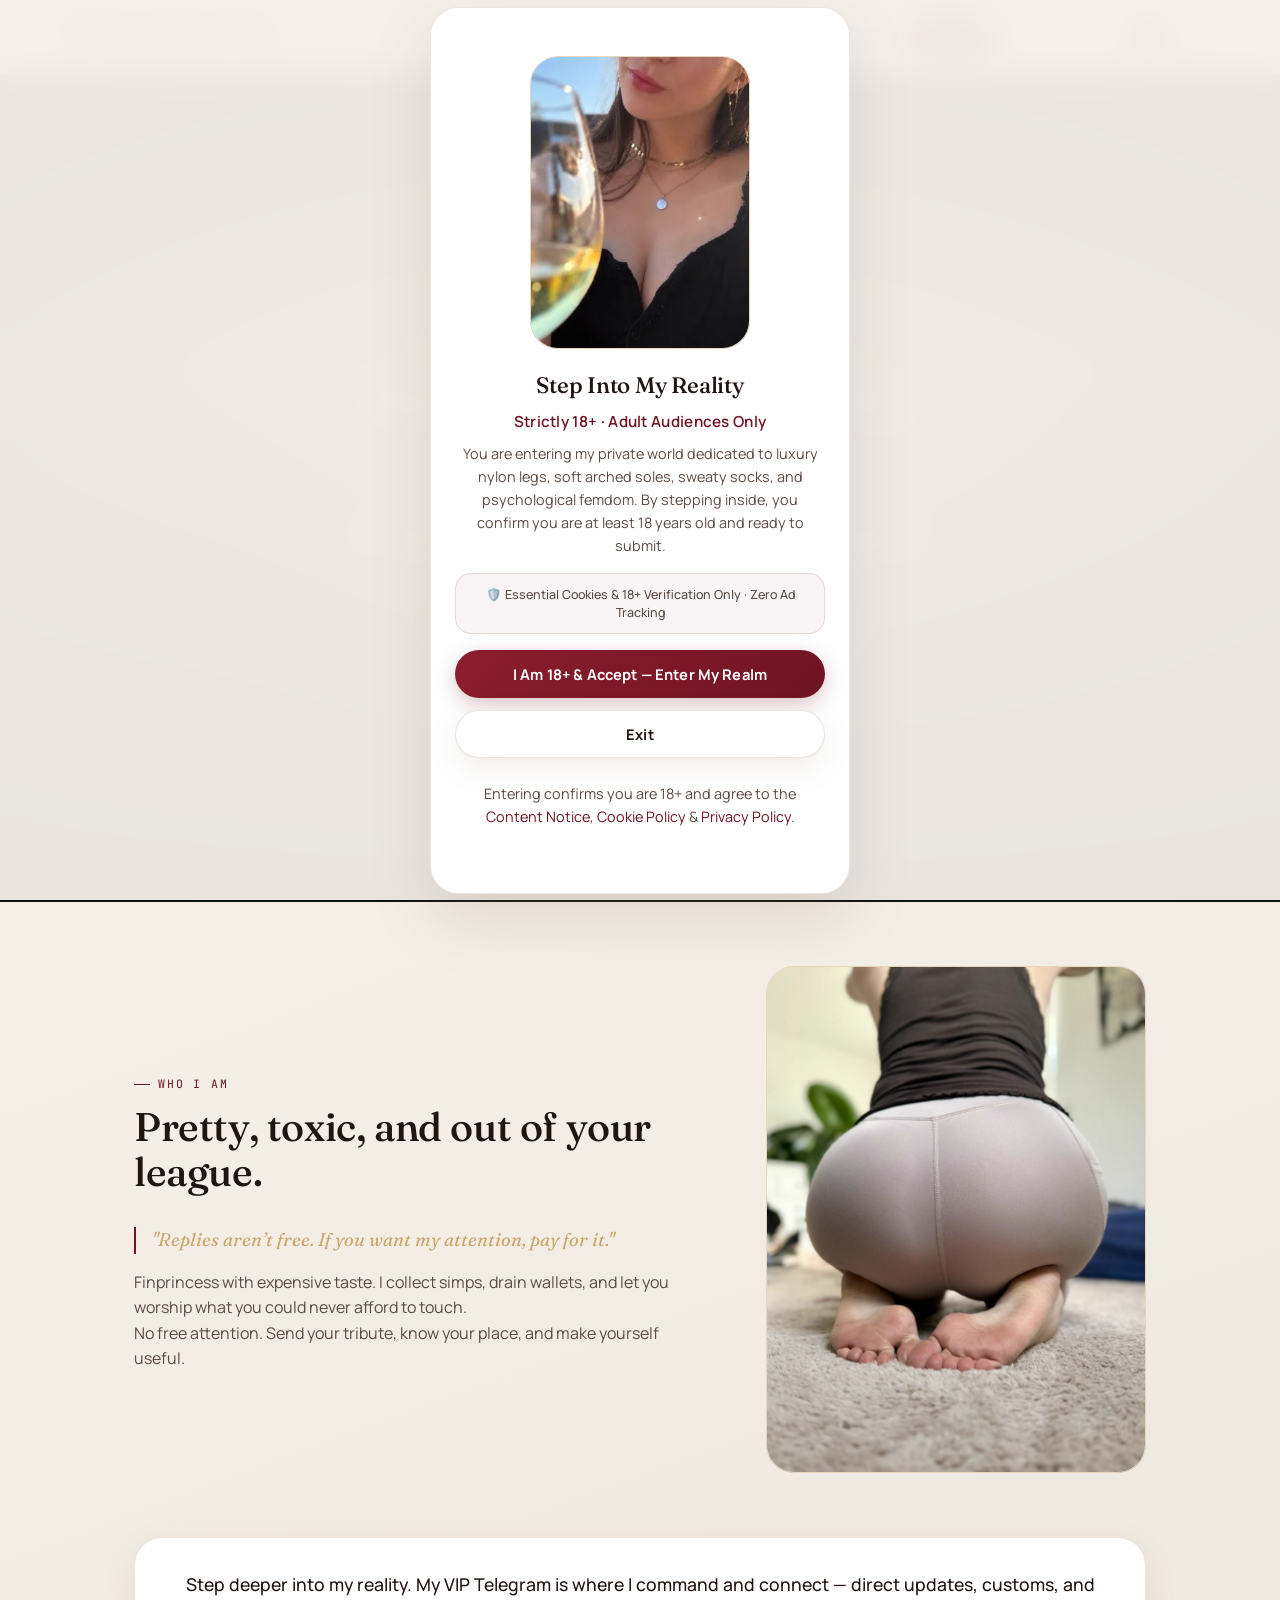
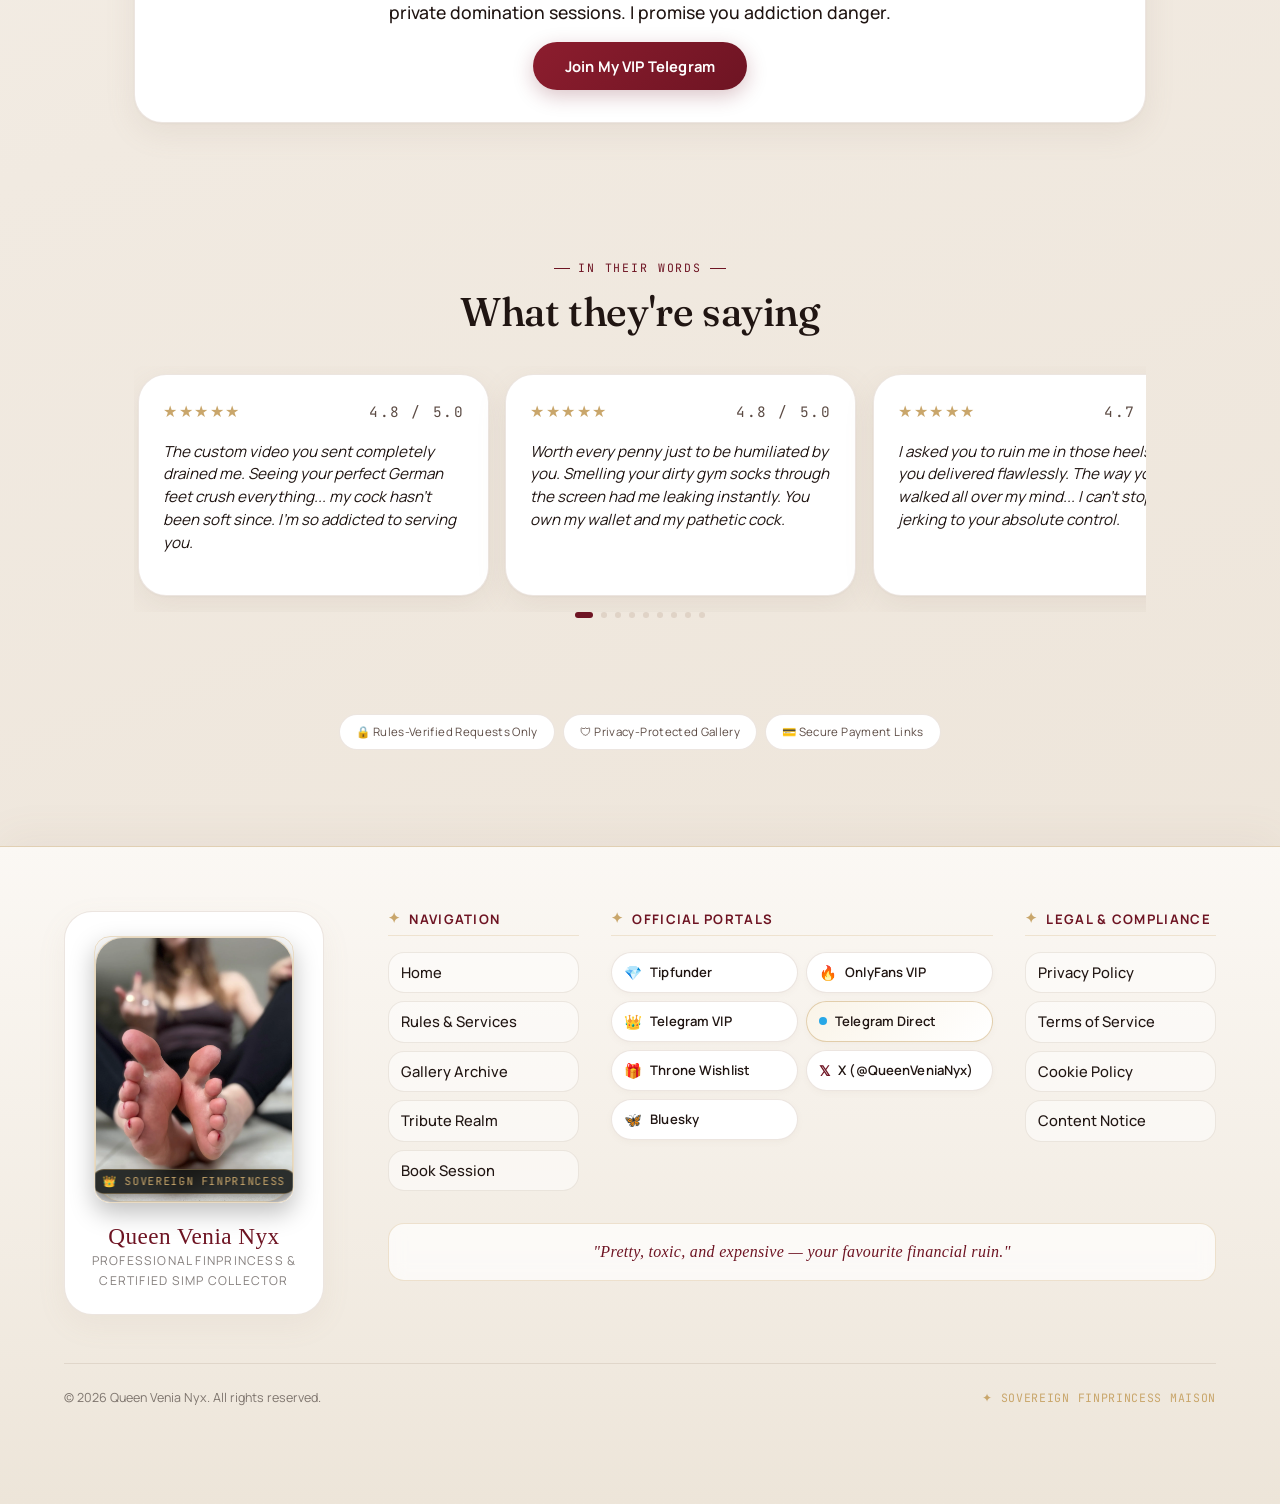
<file: index.html>
<!doctype html>
<html lang="en">
<head>
  <meta charset="UTF-8">
  <meta name="viewport" content="width=device-width, initial-scale=1, viewport-fit=cover">

  <!-- Primary Meta -->
  <title>Queen Venia Nyx — Queen Venia Nyx &amp; Certified Simp Collector</title>
  <meta name="description" content="Queen Venia Nyx — Pretty &amp; toxic princess with expensive taste. Professional finprincess and certified simp collector. Replies aren't free.">
  <link rel="canonical" href="https://www.heelsofmine.com/index.html">

  <!-- Open Graph -->
  <meta property="og:title" content="Queen Venia Nyx — Queen Venia Nyx &amp; Certified Simp Collector">
  <meta property="og:description" content="Pretty &amp; toxic princess with expensive taste. Replies aren't free.">
  <meta property="og:type" content="website">
  <meta property="og:url" content="https://www.heelsofmine.com/index.html">
  <meta property="og:image" content="assets/img/image1.webp">

  <!-- Twitter -->
  <meta name="twitter:card" content="summary_large_image">

  <!-- Theme & Icons -->
  <meta name="theme-color" content="#FAF6F0">
  <link rel="icon" type="image/svg+xml" href="assets/img/mark.svg">
  <link rel="apple-touch-icon" href="assets/img/mark.svg">

  <!-- Fonts -->
  <link rel="preconnect" href="https://fonts.googleapis.com">
  <link rel="preconnect" href="https://fonts.gstatic.com" crossorigin>
  <link href="https://fonts.googleapis.com/css2?family=Fraunces:ital,opsz,wght@0,9..144,400;0,9..144,500;0,9..144,600;1,9..144,500&family=Manrope:wght@400;500;600;700;800&family=JetBrains+Mono:wght@400;500;600&display=swap" rel="stylesheet">

  <!-- Styles -->
  <link rel="stylesheet" href="assets/css/styles.css?v=5">

  <!-- Immediate Age Verification & Theme Check (Zero Flash) -->
  <script>
    (function(){
      try {
        var v = localStorage.getItem('vq_age_verified');
        if ((v && Date.now() < JSON.parse(v).expiry) || document.cookie.indexOf('vq_age_verified=1') !== -1) {
          document.documentElement.classList.add('age-verified');
        }
      } catch(e) {}
    })();
  </script>

  <!-- Schema.org -->
  <script type="application/ld+json">{
    "@context": "https://schema.org",
    "@type": "Person",
    "name": "Queen Venia Nyx",
    "description": "German Elite Dominatrix. Findom and femdom content creator since 2024. Foot fetish, endless nylon legs, arch worship, psychological domination, custom videos, and exclusive content.",
    "url": "https://www.heelsofmine.com",
    "sameAs": [
      "https://x.com/QueenVeniaNyx",
      "https://www.tipfunder.com/Venianyx",
      "https://throne.com/venianyx",
      "https://t.me/venianyx",
      "https://onlyfans.com/venianyx",
      "https://t.me/+jfqwM9d-LgtiMGI6"
    ]
  }</script>
</head>
<body>

  <!-- ════════════════════════════════════════════════════════════
       AGE GATE & INTEGRATED PRIVACY CONSENT
       ════════════════════════════════════════════════════════════ -->
  <div class="age-gate" id="age-gate">
    <div class="age-gate__panel">
      <div class="age-gate__logo"><div class="logo-wrapper logo-wrapper--mark" aria-label="Queen Venia Nyx logo"><img src="assets/img/image1.webp" alt="Queen Venia Nyx" style="width: 100%; height: 100%; object-fit: cover; border-radius: var(--radius-lg);" decoding="async"></div></div>
      <h2>Step Into My Reality</h2>
      <p style="color:var(--accent); font-weight:600; font-size:0.95rem; margin-bottom:var(--space-2); letter-spacing:0.02em;">Strictly 18+ &middot; Adult Audiences Only</p>
      <p style="color:var(--text-secondary); line-height:1.6; margin-bottom:var(--space-4);">You are entering my private world dedicated to luxury nylon legs, soft arched soles, sweaty socks, and psychological femdom. By stepping inside, you confirm you are at least 18 years old and ready to submit.</p>
      <div class="age-gate__consent">
        <span class="consent-pill">🛡️ Essential Cookies &amp; 18+ Verification Only &middot; Zero Ad Tracking</span>
      </div>
      <div class="age-gate__actions">
        <button class="btn btn-primary btn-block" data-age-enter type="button">I Am 18+ &amp; Accept — Enter My Realm</button>
        <button class="btn btn-ghost btn-block" data-age-exit type="button">Exit</button>
      </div>
      <p class="age-gate__meta">Entering confirms you are 18+ and agree to the <a href="content-notice.html" style="color:var(--accent);">Content Notice</a>, <a href="cookies.html" style="color:var(--accent);">Cookie Policy</a> &amp; <a href="privacy.html" style="color:var(--accent);">Privacy Policy</a>.</p>
    </div>
  </div>

  <header class="site-header">
    <a href="index.html" class="site-header__logo text-logo" aria-label="Queen Venia Nyx home">
      <span class="header-name">Queen Venia Nyx</span>
      <span class="header-motto">Men have been funding my lifestyle since 2025</span>
    </a>
    <nav class="desktop-nav" aria-label="Main navigation">
      <ul>
        <li><a href="index.html" class="is-active">Home</a></li>
        <li><a href="rules.html">Rules & Services</a></li>
        <li><a href="gallery.html">Gallery</a></li>
        <li><a href="tribute.html">Tribute</a></li>
        <li><a href="book.html" class="btn btn-primary btn-sm">Book Me</a></li>
      </ul>
    </nav>
    <button class="menu-btn" data-nav-open type="button" aria-label="Open menu" aria-expanded="false" aria-controls="nav-drawer">
      <span></span><span></span><span></span>
    </button>
  </header>

  <!-- ════════════════════════════════════════════════════════════
       NAV DRAWER (Mobile)
       ════════════════════════════════════════════════════════════ -->
  <div class="nav-drawer" id="nav-drawer">
    <div class="nav-drawer__panel">
      <button class="nav-drawer__close menu-btn" data-nav-close type="button" aria-label="Close menu">
        <span style="transform:translateY(6.5px) rotate(45deg);"></span>
        <span style="opacity:0;"></span>
        <span style="transform:translateY(-6.5px) rotate(-45deg);"></span>
      </button>
      <div class="nav-drawer__logo">
        <div class="logo-wrapper logo-wrapper--nav" aria-label="Queen Venia Nyx logo"><img src="assets/img/image2.webp" alt="Queen Venia Nyx" style="width: 100%; height: 100%; object-fit: cover; border-radius: var(--radius-lg);" decoding="async"></div>
      </div>
      <nav aria-label="Main">
        <ul>
          <li><a href="index.html">Home</a></li>
          <li><a href="rules.html">Rules & Services</a></li>
          <li><a href="gallery.html">Gallery</a></li>
          <li><a href="tribute.html">Tribute</a></li>
          <li><a href="book.html">Book Me</a></li>
        </ul>
      </nav>
                  <div class="nav-drawer__foot">
        <p><a href="https://www.tipfunder.com/Venianyx" target="_blank" rel="noopener">Tipfunder (Direct Tribute)</a></p>
        <p><a href="https://onlyfans.com/venianyx" target="_blank" rel="noopener">OnlyFans VIP</a></p>
        <p><a href="https://t.me/+jfqwM9d-LgtiMGI6" target="_blank" rel="noopener">Telegram VIP Group</a></p>
        <p><a href="https://t.me/venianyx" target="_blank" rel="noopener">Telegram Direct</a></p>
        <p><a href="https://throne.com/venianyx" target="_blank" rel="noopener">Throne Wishlist</a></p>
        <p><a href="https://x.com/QueenVeniaNyx" target="_blank" rel="noopener">X (@QueenVeniaNyx)</a></p>
        <p><a href="https://bsky.app/profile/venianyx.bsky.social" target="_blank" rel="noopener">Bluesky</a></p>
      </div>
    </div>
  </div>

  <!-- ════════════════════════════════════════════════════════════
       MAIN CONTENT
       ════════════════════════════════════════════════════════════ -->
  <main>

    <!-- ──────────────────────────────────────────────────────────
         1. HERO
         ────────────────────────────────────────────────────────── -->
    <section class="hero has-video-bg sheen" id="heroSection">
      <!-- Dual-Buffered Zero-Flicker Background Video Engine -->
      <div class="hero-video-container" aria-hidden="true">
        <video class="hero-video-bg is-active" autoplay muted playsinline loop preload="auto">
          <source src="assets/video/video1.mp4" type="video/mp4">
        </video>
        <video class="hero-video-bg is-idle" muted playsinline preload="auto"></video>
      </div>

      <div class="hero-video-overlay"></div>
      <div class="ambient-glow-orb ambient-glow-orb--gold"></div>
      <div class="ambient-glow-orb ambient-glow-orb--bordeaux"></div>

      <div class="container hero-content">
        <p class="eyebrow" style="justify-content:center;">FINDOM &middot; CHASTITY &middot; SISSIES &middot; CUCKS &middot; CBT &middot; HUMILIATION</p>
        <h1 class="hero-title">Step Into My Reality</h1>
        <p class="hero-motto" style="font-family: var(--font-display); font-style: italic; font-size: clamp(1.15rem, 2vw, 1.4rem); color: var(--gold); margin-top: var(--space-2); margin-bottom: var(--space-4);">"Men have been funding my lifestyle since 2025."</p>

        <div class="text-rotator-wrapper" aria-live="polite">
          <div class="text-rotator" id="heroTextRotator">
            <span class="rotator-item is-active">Chastity &amp; Key Keeper</span>
            <span class="rotator-item">Sissy Education &amp; Training</span>
            <span class="rotator-item">Strict CBT &amp; Humiliation</span>
            <span class="rotator-item">Findom &amp; Financial Drain</span>
            <span class="rotator-item">Brutal Dick Ratings</span>
            <span class="rotator-item">Worn Socks &amp; Nylon Relics</span>
            <span class="rotator-item">Live Tease &amp; Domination</span>
          </div>
        </div>

        <script>
          document.addEventListener('DOMContentLoaded', () => {
            const rotator = document.getElementById('heroTextRotator');
            if (!rotator) return;
            const items = Array.from(rotator.querySelectorAll('.rotator-item'));
            if (items.length <= 1) return;

            let currentIndex = 0;
            items.forEach((item, idx) => {
              item.classList.remove('is-active', 'is-exiting');
              if (idx === 0) item.classList.add('is-active');
            });

            setInterval(() => {
              if (document.hidden) return;
              const currentItem = items[currentIndex];
              currentIndex = (currentIndex + 1) % items.length;
              const nextItem = items[currentIndex];

              currentItem.classList.remove('is-active');
              currentItem.classList.add('is-exiting');

              setTimeout(() => {
                currentItem.classList.remove('is-exiting');
              }, 750);

              nextItem.classList.remove('is-exiting');
              nextItem.classList.add('is-active');
            }, 3200);
          });
        </script>

        <div class="hero__ctas">
          <a href="book.html" class="btn btn-primary">Book Me</a>
          <a href="rules.html" class="btn btn-ghost">Read the Rules</a>
        </div>

      </div>

      
    </section>

    <!-- ──────────────────────────────────────────────────────────
         2. ABOUT
         ────────────────────────────────────────────────────────── -->
    <section class="section container about-section" data-animate>
      <div class="about-grid">
        <div class="about-text">
          <div class="section-head" style="text-align: left;">
            <p class="eyebrow" style="justify-content:flex-start;">Who I Am</p>
            <h2>Men have been funding my lifestyle since 2025.</h2>
          </div>
          <div class="bio-text">
            <blockquote class="bio-quote" style="font-family: var(--font-display); font-style: italic; color: var(--gold); border-left: 2px solid var(--accent); padding-left: var(--space-4); margin-bottom: var(--space-4); font-size: 1.15rem; line-height: 1.45;">
              "Replies aren’t free. If you want my attention, pay for it."
            </blockquote>
            <p>Femdom, Findom, Chastity, Sissies, Cucks, Humiliation & CBT. I drain wallets, enforce cages, and keep weak men in their rightful place.</p>
            <p>No free attention. Send your tribute, know your place, and make yourself useful.</p>
          </div>
        </div>
          <div class="logo-wrapper logo-wrapper--about" id="aboutCarousel" aria-label="Queen Venia Nyx middle frame photo showcase" style="position: relative; overflow: hidden; border-radius: var(--radius-lg);">
          </div>
          <script>
            document.addEventListener('DOMContentLoaded', () => {
              const carouselContainer = document.getElementById('aboutCarousel');
              if (!carouselContainer) return;

                            const aboutImages = [
                "assets/img/image1.webp",
                "assets/img/image2.webp",
                "assets/img/image3.webp",
                "assets/img/image4.webp",
                "assets/img/image5.webp",
                "assets/img/image6.webp",
                "assets/img/image7.webp",
                "assets/img/image8.webp",
                "assets/img/image9.webp",
                "assets/img/image10.webp",
                "assets/img/image11.webp",
                "assets/img/image12.webp",
                "assets/img/image13.webp",
                "assets/img/image14.webp",
                "assets/img/image15.webp",
                "assets/img/image16.webp",
                "assets/img/image17.webp",
                "assets/img/image18.webp",
                "assets/img/image19.webp",
                "assets/img/image20.webp",
                "assets/img/image21.webp",
                "assets/img/image22.webp",
                "assets/img/image23.webp"
              ];

              // Fisher-Yates shuffle
              function shuffle(arr) {
                const a = [...arr];
                for (let i = a.length - 1; i > 0; i--) {
                  const j = Math.floor(Math.random() * (i + 1));
                  [a[i], a[j]] = [a[j], a[i]];
                }
                return a;
              }

              let currentDeck = shuffle(aboutImages);
              let activeIndex = 0;

              // Populate image elements
              currentDeck.forEach((src, idx) => {
                const img = document.createElement('img');
                img.src = src;
                img.alt = 'Queen Venia Nyx';
                img.className = 'about-carousel-item';
                img.style.width = '100%';
                img.style.height = '100%';
                img.style.objectFit = 'cover';
                img.style.borderRadius = 'var(--radius-lg)';
                img.style.position = 'absolute';
                img.style.top = '0';
                img.style.left = '0';
                img.style.opacity = idx === 0 ? '1' : '0';
                img.style.transition = 'opacity 1.4s cubic-bezier(0.16, 1, 0.3, 1), transform 1.4s cubic-bezier(0.16, 1, 0.3, 1)';
                img.style.transform = idx === 0 ? 'scale(1)' : 'scale(1.04)';
                carouselContainer.appendChild(img);
              });

              // Dynamic smooth crossfader
              setInterval(() => {
                if (document.hidden) return;
                const imgEls = carouselContainer.querySelectorAll('.about-carousel-item');
                if (imgEls.length < 2) return;

                imgEls[activeIndex].style.opacity = '0';
                imgEls[activeIndex].style.transform = 'scale(1.04)';

                activeIndex = (activeIndex + 1) % imgEls.length;

                imgEls[activeIndex].style.opacity = '1';
                imgEls[activeIndex].style.transform = 'scale(1)';
              }, 5500);
            });
          </script>
        </div>
      </div>
    </section>

    
    <!-- ──────────────────────────────────────────────────────────
         BRIDGE BANNER
         ────────────────────────────────────────────────────────── -->
    <section class="section container" style="text-align: center; padding-top: 0;">
      <div class="card" style="padding: var(--space-6); border-radius: var(--radius-lg);">
        <p style="font-size: 1.1rem; color: var(--text-primary); margin-bottom: var(--space-4); font-weight: 500;">Step deeper into my reality. My VIP Telegram is where I command and connect — direct updates, customs, and private domination sessions. I promise you addiction danger.</p>
        <a href="https://t.me/venianyx" target="_blank" rel="noopener" class="btn btn-primary">Join My VIP Telegram</a>
      </div>
    </section>

    <!-- ──────────────────────────────────────────────────────────
         3. REVIEWS CAROUSEL
         ────────────────────────────────────────────────────────── -->
    <section class="section container">
      <div class="section-head">
        <p class="eyebrow" style="justify-content:center;">In Their Words</p>
        <h2>What they're saying</h2>
      </div>
      <div class="review-carousel">
        <div class="review-track" data-review-track>

          <!-- Review 1 -->
          <article class="card review-card">
            <div class="stars" style="display:flex; justify-content:space-between; align-items:center;">
              <span style="color:var(--gold);">&#9733;&#9733;&#9733;&#9733;&#9733;</span>
              <span style="font-family:var(--font-mono); font-size:0.9rem; color:var(--text-secondary);">4.8 / 5.0</span>
            </div>
            <p style="margin-top: var(--space-4); font-size: 0.95rem; line-height: 1.5; color: var(--text);">The custom video you sent completely drained me. Seeing your perfect German feet crush everything... my cock hasn't been soft since. I'm so addicted to serving you.</p>
            </article>

          <!-- Review 2 -->
          <article class="card review-card">
            <div class="stars" style="display:flex; justify-content:space-between; align-items:center;">
              <span style="color:var(--gold);">&#9733;&#9733;&#9733;&#9733;&#9733;</span>
              <span style="font-family:var(--font-mono); font-size:0.9rem; color:var(--text-secondary);">4.8 / 5.0</span>
            </div>
            <p style="margin-top: var(--space-4); font-size: 0.95rem; line-height: 1.5; color: var(--text);">Worth every penny just to be humiliated by you. Smelling your dirty gym socks through the screen had me leaking instantly. You own my wallet and my pathetic cock.</p>
            </article>

          <!-- Review 3 -->
          <article class="card review-card">
            <div class="stars" style="display:flex; justify-content:space-between; align-items:center;">
              <span style="color:var(--gold);">&#9733;&#9733;&#9733;&#9733;&#9733;</span>
              <span style="font-family:var(--font-mono); font-size:0.9rem; color:var(--text-secondary);">4.7 / 5.0</span>
            </div>
            <p style="margin-top: var(--space-4); font-size: 0.95rem; line-height: 1.5; color: var(--text);">I asked you to ruin me in those heels, and you delivered flawlessly. The way you walked all over my mind... I can't stop jerking to your absolute control.</p>
            </article>

          <!-- Review 4 -->
          <article class="card review-card">
            <div class="stars" style="display:flex; justify-content:space-between; align-items:center;">
              <span style="color:var(--gold);">&#9733;&#9733;&#9733;&#9733;&#9733;</span>
              <span style="font-family:var(--font-mono); font-size:0.9rem; color:var(--text-secondary);">4.8 / 5.0</span>
            </div>
            <p style="margin-top: var(--space-4); font-size: 0.95rem; line-height: 1.5; color: var(--text);">I’m officially obsessed... the dangling heel tease video made me so desperate. I've never been this horny in my life, I just want to empty my bank account for you.</p>
            </article>

          <!-- Review 5 -->
          <article class="card review-card">
            <div class="stars" style="display:flex; justify-content:space-between; align-items:center;">
              <span style="color:var(--gold);">&#9733;&#9733;&#9733;&#9733;&#9733;</span>
              <span style="font-family:var(--font-mono); font-size:0.9rem; color:var(--text-secondary);">4.8 / 5.0</span>
            </div>
            <p style="margin-top: var(--space-4); font-size: 0.95rem; line-height: 1.5; color: var(--text);">Sent the payment like a good little paypig and got exactly what I deserved. Pure, sweaty nylon perfection. My balls ache just thinking about you.</p>
            </article>

          <!-- Review 6 -->
          <article class="card review-card">
            <div class="stars" style="display:flex; justify-content:space-between; align-items:center;">
              <span style="color:var(--gold);">&#9733;&#9733;&#9733;&#9733;&#9733;</span>
              <span style="font-family:var(--font-mono); font-size:0.9rem; color:var(--text-secondary);">4.7 / 5.0</span>
            </div>
            <p style="margin-top: var(--space-4); font-size: 0.95rem; line-height: 1.5; color: var(--text);">Your arches are insane. The HD quality makes me feel like I'm right under your soles where I belong. Literally the only superior I submit to anymore.</p>
            </article>

          <!-- Review 7 -->
          <article class="card review-card">
            <div class="stars" style="display:flex; justify-content:space-between; align-items:center;">
              <span style="color:var(--gold);">&#9733;&#9733;&#9733;&#9733;&#9733;</span>
              <span style="font-family:var(--font-mono); font-size:0.9rem; color:var(--text-secondary);">5.0 / 5.0</span>
            </div>
            <p style="margin-top: var(--space-4); font-size: 0.95rem; line-height: 1.5; color: var(--text);">My fetish has never been so satisfied. That 5-minute custom of you in those sweaty socks... my dick was throbbing the entire time. You really own me completely.</p>
            </article>

          <!-- Review 8 -->
          <article class="card review-card">
            <div class="stars" style="display:flex; justify-content:space-between; align-items:center;">
              <span style="color:var(--gold);">&#9733;&#9733;&#9733;&#9733;&#9733;</span>
              <span style="font-family:var(--font-mono); font-size:0.9rem; color:var(--text-secondary);">4.7 / 5.0</span>
            </div>
            <p style="margin-top: var(--space-4); font-size: 0.95rem; line-height: 1.5; color: var(--text);">You sell the absolute best leg and foot content on the internet right now, hands down. Pumping my pathetic cock to your perfection is my only purpose now.</p>
            </article>

          <!-- CTA Card -->
          <article class="card review-card review-card--cta">
            <h3>Want to be featured here?</h3>
            <p>You already know what you came for — leave your review, and welcome to the wall of people who found out I meant it.</p>
            <a href="https://tally.so/r/ja2yZx" target="_blank" rel="noopener" class="btn btn-primary btn-sm">Leave a Review</a>
          </article>

        </div>
        <!-- Dot navigation: 8 reviews + 1 CTA = 9 dots -->
        <div class="review-dots" data-review-dots>
          <span class="is-active"></span>
          <span></span>
          <span></span>
          <span></span>
          <span></span>
          <span></span>
          <span></span>
          <span></span>
          <span></span>
        </div>
      </div>
    </section>

    <!-- ──────────────────────────────────────────────────────────
         4. TRUST BADGES
         ────────────────────────────────────────────────────────── -->
    <section class="section-tight container">
      <div class="trust-row">
        <span class="trust-badge">🔒 Rules-Verified Requests Only</span>
        <span class="trust-badge">🛡 Privacy-Protected Gallery</span>
        <span class="trust-badge">💳 Secure Payment Links</span>
      </div>
    </section>

  </main>

  <!-- ════════════════════════════════════════════════════════════
       FOOTER
       ════════════════════════════════════════════════════════════ -->
  <footer class="site-footer">
    <div class="container-wide">
      <div class="site-footer__inner">
        
        <!-- Left Brand Showcase Card -->
        <div class="site-footer__brand-card">
          <div class="logo-wrapper logo-wrapper--footer" aria-label="Queen Venia Nyx portrait">
            <img src="assets/img/image3.webp" alt="Queen Venia Nyx" loading="lazy" decoding="async">
            <div class="footer-brand__badge">👑 Queen Venia Nyx</div>
          </div>
          <div class="footer-brand__meta">
            <h3 class="footer-brand__name">Queen Venia Nyx</h3>
            <p class="footer-brand__subtitle">Men have been funding my lifestyle since 2025 · Findom, Chastity, Sissies, Cucks, Humiliation &amp; CBT</p>
          </div>
        </div>

        <!-- Right Content Columns -->
        <div class="site-footer__content">
          <div class="site-footer__grid">
            
            <!-- Col 1: Pages -->
            <div class="footer-col">
              <h4 class="footer-col__title"><span class="gold-symbol">✦</span> Navigation</h4>
              <ul class="footer-links">
                <li><a href="index.html"><span>Home</span> <span class="link-arrow">→</span></a></li>
                <li><a href="rules.html"><span>Rules &amp; Services</span> <span class="link-arrow">→</span></a></li>
                <li><a href="gallery.html"><span>Gallery Archive</span> <span class="link-arrow">→</span></a></li>
                <li><a href="tribute.html"><span>Tribute Realm</span> <span class="link-arrow">→</span></a></li>
                <li><a href="book.html"><span>Book Session</span> <span class="link-arrow">→</span></a></li>
              </ul>
            </div>

                        <!-- Col 2: Official Portals & Tribute -->
            <div class="footer-col footer-col--wide">
              <h4 class="footer-col__title"><span class="gold-symbol">✦</span> Official Portals</h4>
                            <div class="footer-social-grid">
                <a href="https://www.tipfunder.com/Venianyx" target="_blank" rel="noopener" class="footer-social-pill">
                  <span class="pill-icon">💎</span>
                  <span class="pill-name">Tipfunder</span>
                </a>
                <a href="https://onlyfans.com/venianyx" target="_blank" rel="noopener" class="footer-social-pill">
                  <span class="pill-icon">🔥</span>
                  <span class="pill-name">OnlyFans VIP</span>
                </a>
                <a href="https://t.me/+jfqwM9d-LgtiMGI6" target="_blank" rel="noopener" class="footer-social-pill">
                  <span class="pill-icon">👑</span>
                  <span class="pill-name">Telegram VIP</span>
                </a>
                <a href="https://t.me/venianyx" target="_blank" rel="noopener" class="footer-social-pill footer-social-pill--vip">
                  <span class="pill-dot"></span>
                  <span class="pill-name">Telegram Direct</span>
                </a>
                <a href="https://throne.com/venianyx" target="_blank" rel="noopener" class="footer-social-pill">
                  <span class="pill-icon">🎁</span>
                  <span class="pill-name">Throne Wishlist</span>
                </a>
                <a href="https://x.com/QueenVeniaNyx" target="_blank" rel="noopener" class="footer-social-pill">
                  <span class="pill-icon">𝕏</span>
                  <span class="pill-name">X (@QueenVeniaNyx)</span>
                </a>
                <a href="https://bsky.app/profile/venianyx.bsky.social" target="_blank" rel="noopener" class="footer-social-pill">
                  <span class="pill-icon">🦋</span>
                  <span class="pill-name">Bluesky</span>
                </a>
              </div>
            </div>

            <!-- Col 3: Legal -->
            <div class="footer-col">
              <h4 class="footer-col__title"><span class="gold-symbol">✦</span> Legal &amp; Compliance</h4>
              <ul class="footer-links">
                <li><a href="privacy.html"><span>Privacy Policy</span> <span class="link-arrow">→</span></a></li>
                <li><a href="terms.html"><span>Terms of Service</span> <span class="link-arrow">→</span></a></li>
                <li><a href="cookies.html"><span>Cookie Policy</span> <span class="link-arrow">→</span></a></li>
                <li><a href="content-notice.html"><span>Content Notice</span> <span class="link-arrow">→</span></a></li>
              </ul>
            </div>

          </div>

          <!-- Tagline Box -->
          <div class="footer-quote-box">
            <p class="footer-tagline">"Pretty, toxic, and expensive — your favourite financial ruin."</p>
          </div>

        </div>

      </div>

      <!-- Bottom Bar -->
      <div class="site-footer__bottom">
        <span>&copy; <span data-year></span> Queen Venia Nyx. All rights reserved.</span>
        <span class="footer-bottom__badge">✦ Queen Venia Nyx Maison</span>
      </div>
    </div>
  </footer>

  <!-- ════════════════════════════════════════════════════════════
       MOBILE BAR + THEME TOGGLE + COOKIE BANNER
       ════════════════════════════════════════════════════════════ -->
      <div class="mobile-bar">
    <a class="btn btn-ghost" href="https://www.tipfunder.com/Venianyx" target="_blank" rel="noopener">Tipfunder</a>
    <a class="btn btn-ghost" href="https://t.me/venianyx" target="_blank" rel="noopener">Telegram</a>
    <a class="btn btn-ghost" href="https://x.com/QueenVeniaNyx" target="_blank" rel="noopener">X (@QueenVeniaNyx)</a>
    <a class="btn btn-primary" href="book.html">Book Me</a>
  </div>

  
  <script src="assets/js/i18n.js"></script>
  <script src="assets/js/main.js?v=4"></script>
</body>
</html>
</file>
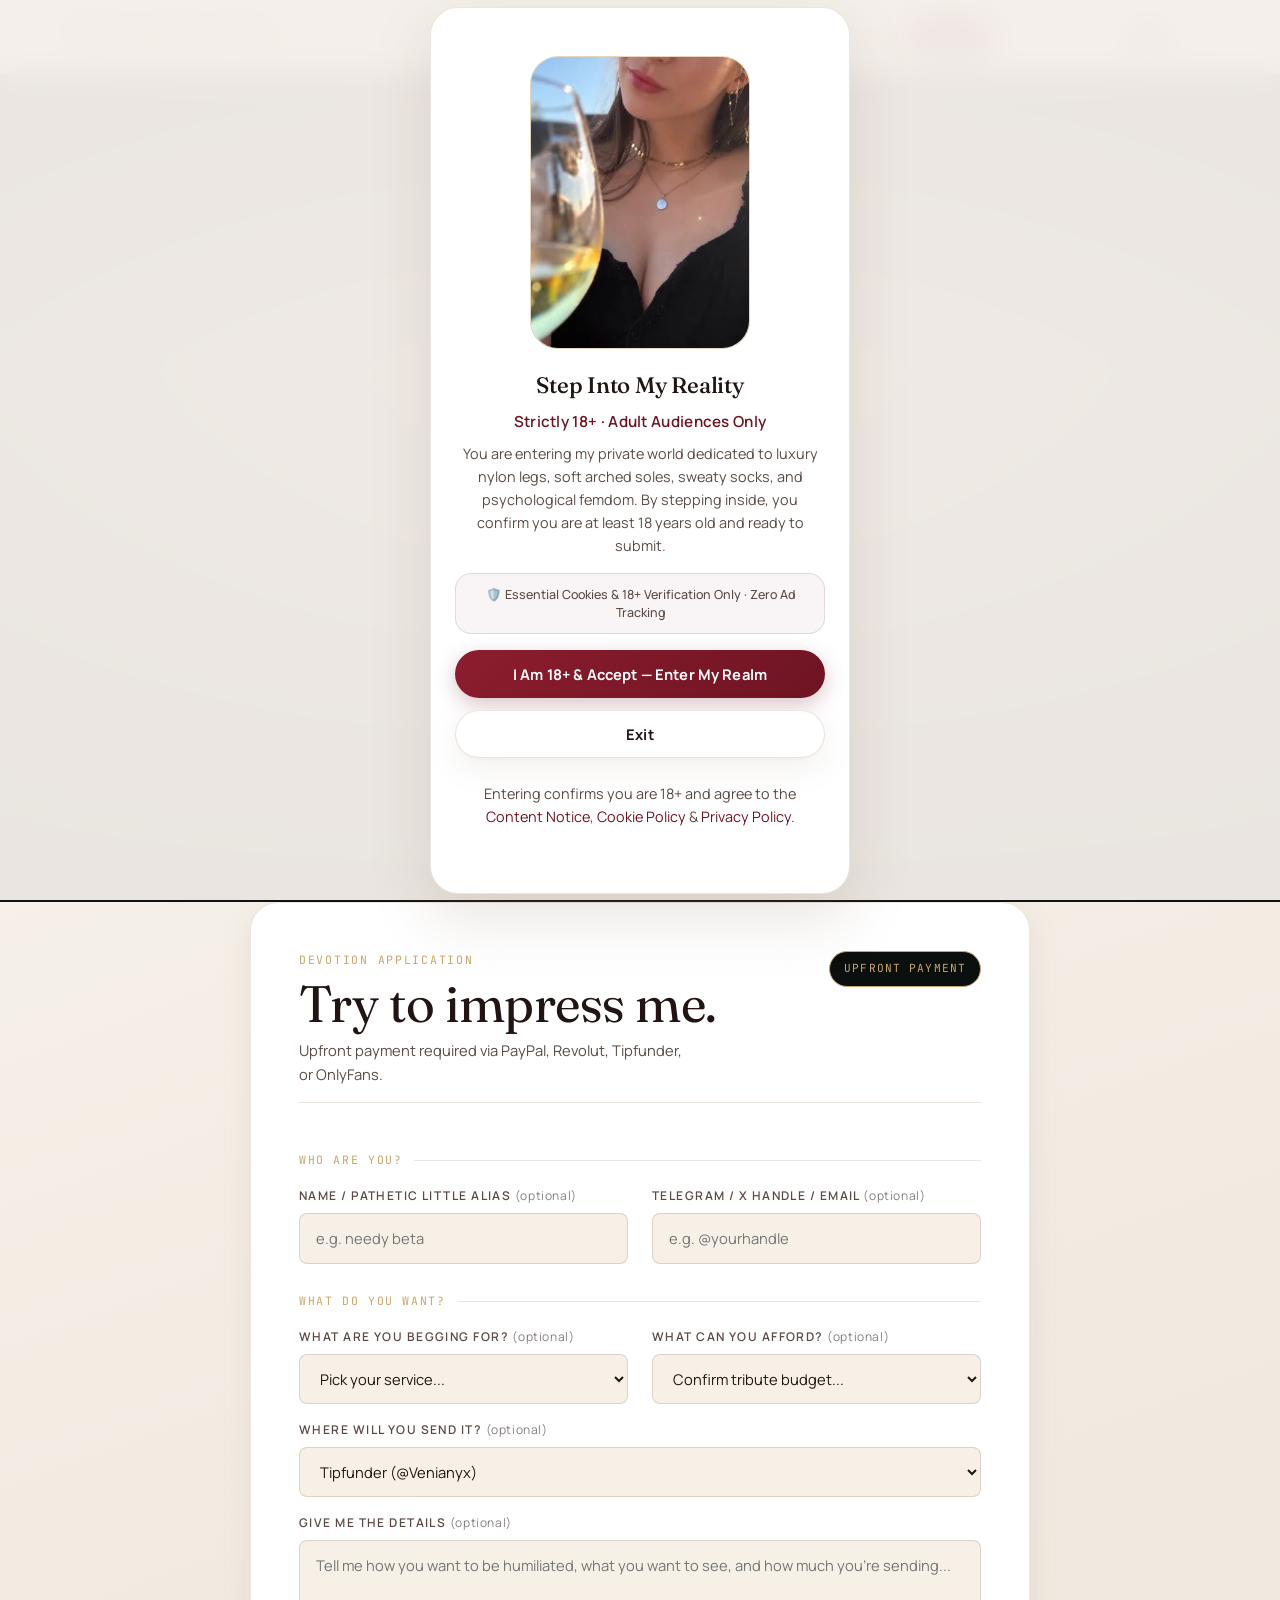
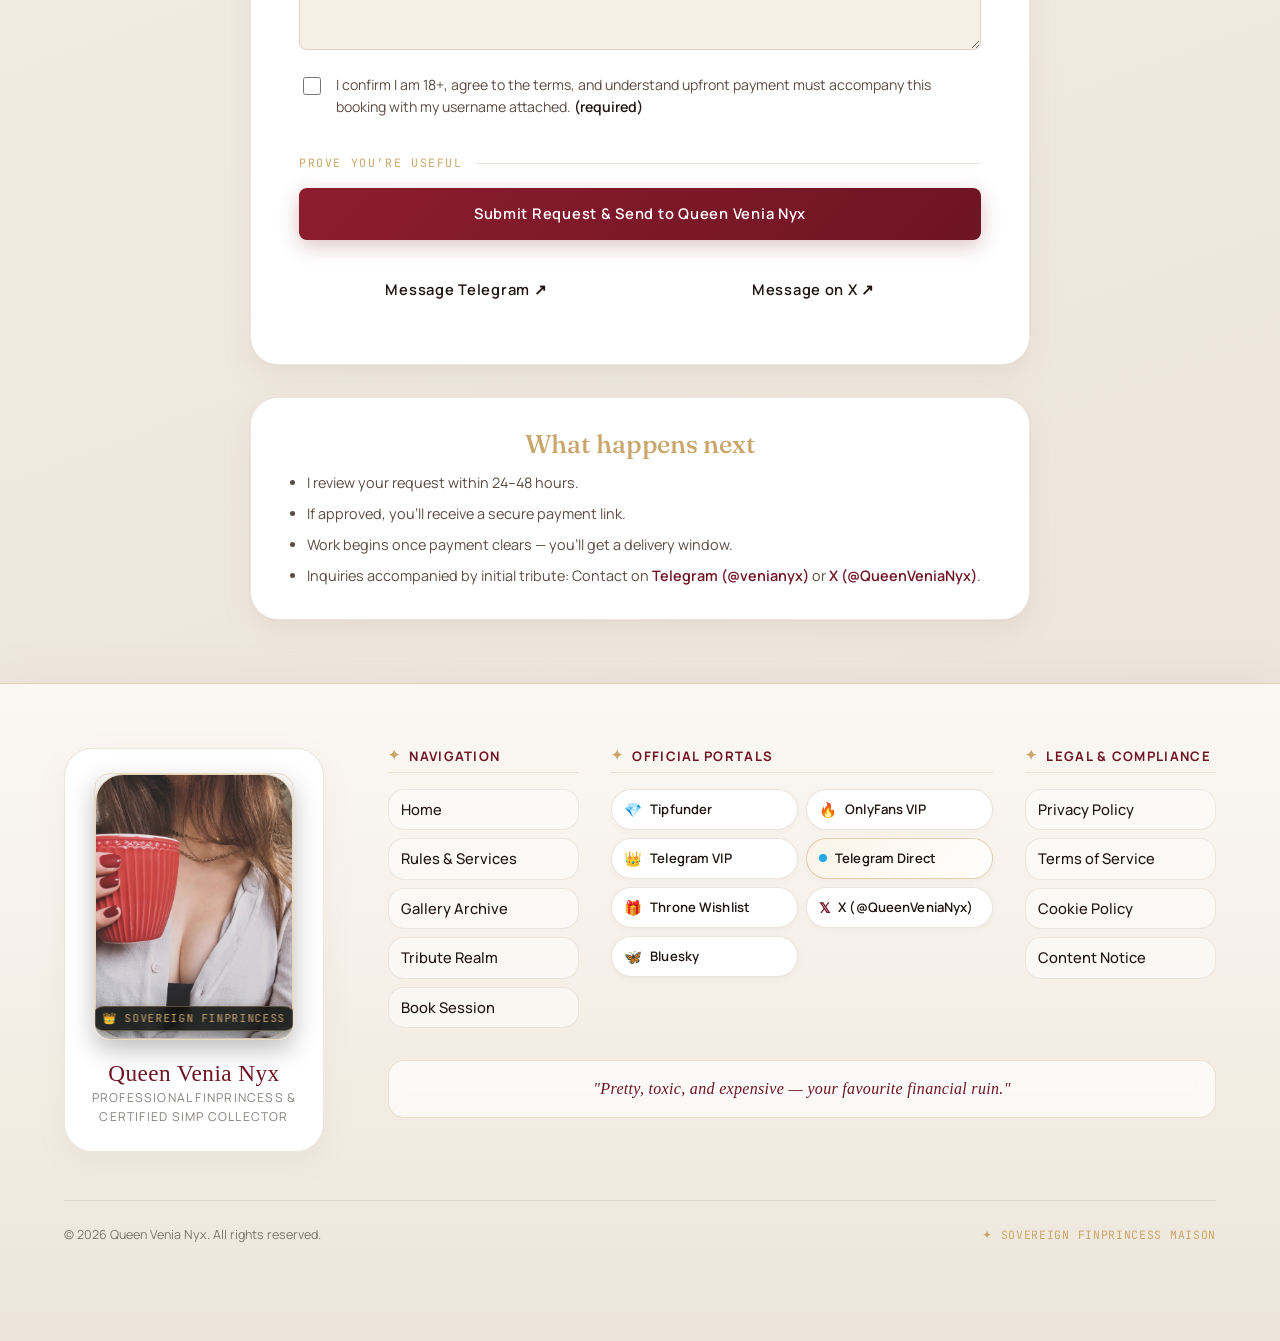
<file: book.html>
<!DOCTYPE html>
<html lang="en">
<head>
  <meta charset="UTF-8">
  <meta name="viewport" content="width=device-width, initial-scale=1.0, viewport-fit=cover">
  <title>Book Me — Queen Venia Nyx</title>
  <meta name="description" content="Submit your booking request — photo sets, custom videos, audio messages, or VIP access. All requests go through this form.">
  <meta name="theme-color" content="#FAF6F0">
  <link rel="icon" type="image/svg+xml" href="assets/img/mark.svg">
  <link rel="canonical" href="https://www.heelsofmine.com/book.html">
  <meta property="og:title" content="Book Me — Queen Venia Nyx">
  <meta property="og:description" content="Submit your booking request — photo sets, custom videos, audio messages, or VIP access. All requests go through this form.">
  <meta property="og:type" content="website">
  <meta property="og:url" content="https://www.heelsofmine.com/book.html">
  <meta property="og:image" content="assets/img/image1.webp">
  <meta name="twitter:card" content="summary_large_image">
  
  <link rel="preconnect" href="https://fonts.googleapis.com">
  <link rel="preconnect" href="https://fonts.gstatic.com" crossorigin>
  <link href="https://fonts.googleapis.com/css2?family=Fraunces:ital,opsz,wght@0,9..144,400;0,9..144,500;0,9..144,600;1,9..144,500&family=Manrope:wght@400;500;600;700;800&family=JetBrains+Mono:wght@400;500;600&display=swap" rel="stylesheet">
  <link rel="stylesheet" href="assets/css/styles.css?v=5">
  <script>
    (function(){
      try {
        var v = localStorage.getItem('vq_age_verified');
        if ((v && Date.now() < JSON.parse(v).expiry) || document.cookie.indexOf('vq_age_verified=1') !== -1) {
          document.documentElement.classList.add('age-verified');
        }
      } catch(e) {}
    })();
  </script>
</head>
<body>

  <!-- ════════════════════════════════════════════════════════════
       AGE GATE & INTEGRATED PRIVACY CONSENT
       ════════════════════════════════════════════════════════════ -->
  <div class="age-gate" id="age-gate">
    <div class="age-gate__panel">
      <div class="age-gate__logo"><div class="logo-wrapper logo-wrapper--mark" aria-label="Queen Venia Nyx logo"><img src="assets/img/image1.webp" alt="Queen Venia Nyx" style="width: 100%; height: 100%; object-fit: cover; border-radius: var(--radius-lg);" decoding="async"></div></div>
      <h2>Step Into My Reality</h2>
      <p style="color:var(--accent); font-weight:600; font-size:0.95rem; margin-bottom:var(--space-2); letter-spacing:0.02em;">Strictly 18+ &middot; Adult Audiences Only</p>
      <p style="color:var(--text-secondary); line-height:1.6; margin-bottom:var(--space-4);">You are entering my private world dedicated to luxury nylon legs, soft arched soles, sweaty socks, and psychological femdom. By stepping inside, you confirm you are at least 18 years old and ready to submit.</p>
      <div class="age-gate__consent">
        <span class="consent-pill">🛡️ Essential Cookies &amp; 18+ Verification Only &middot; Zero Ad Tracking</span>
      </div>
      <div class="age-gate__actions">
        <button class="btn btn-primary btn-block" data-age-enter type="button">I Am 18+ &amp; Accept — Enter My Realm</button>
        <button class="btn btn-ghost btn-block" data-age-exit type="button">Exit</button>
      </div>
      <p class="age-gate__meta">Entering confirms you are 18+ and agree to the <a href="content-notice.html" style="color:var(--accent);">Content Notice</a>, <a href="cookies.html" style="color:var(--accent);">Cookie Policy</a> &amp; <a href="privacy.html" style="color:var(--accent);">Privacy Policy</a>.</p>
    </div>
  </div>

  <header class="site-header">
    <a href="index.html" class="site-header__logo text-logo" aria-label="Queen Venia Nyx home">
      <span class="header-name">Queen Venia Nyx</span>
      <span class="header-motto">I control your thoughts - you cannot escape me</span>
    </a>
    <nav class="desktop-nav" aria-label="Main navigation">
      <ul>
        <li><a href="index.html">Home</a></li>
        <li><a href="rules.html">Rules & Services</a></li>
        <li><a href="gallery.html">Gallery</a></li>
        <li><a href="tribute.html">Tribute</a></li>
        <li><a href="book.html" class="btn btn-primary btn-sm is-active">Book Me</a></li>
      </ul>
    </nav>
    <button class="menu-btn" data-nav-open type="button" aria-label="Open menu" aria-expanded="false" aria-controls="nav-drawer">
      <span></span><span></span><span></span>
    </button>
  </header>

  <div class="nav-drawer" id="nav-drawer">
    <div class="nav-drawer__panel">
      <button class="nav-drawer__close menu-btn" data-nav-close type="button" aria-label="Close menu">
        <span style="transform:translateY(6.5px) rotate(45deg);"></span>
        <span style="opacity:0;"></span>
        <span style="transform:translateY(-6.5px) rotate(-45deg);"></span>
      </button>
      <div class="nav-drawer__logo">
        <div class="logo-wrapper logo-wrapper--nav" aria-label="Queen Venia Nyx logo"><img src="assets/img/image2.webp" alt="Queen Venia Nyx" style="width: 100%; height: 100%; object-fit: cover; border-radius: var(--radius-lg);" decoding="async"></div>
      </div>
      <nav aria-label="Main">
        <ul>
          <li><a href="index.html">Home</a></li>
          <li><a href="rules.html">Rules & Services</a></li>
          <li><a href="gallery.html">Gallery</a></li>
          <li><a href="tribute.html">Tribute</a></li>
          <li><a href="book.html">Book Me</a></li>
        </ul>
      </nav>
                  <div class="nav-drawer__foot">
        <p><a href="https://www.tipfunder.com/Venianyx" target="_blank" rel="noopener">Tipfunder (Direct Tribute)</a></p>
        <p><a href="https://onlyfans.com/venianyx" target="_blank" rel="noopener">OnlyFans VIP</a></p>
        <p><a href="https://t.me/+jfqwM9d-LgtiMGI6" target="_blank" rel="noopener">Telegram VIP Group</a></p>
        <p><a href="https://t.me/venianyx" target="_blank" rel="noopener">Telegram Direct</a></p>
        <p><a href="https://throne.com/venianyx" target="_blank" rel="noopener">Throne Wishlist</a></p>
        <p><a href="https://x.com/QueenVeniaNyx" target="_blank" rel="noopener">X (@QueenVeniaNyx)</a></p>
        <p><a href="https://bsky.app/profile/venianyx.bsky.social" target="_blank" rel="noopener">Bluesky</a></p>
      </div>
    </div>
  </div>

  <main>
    <section class="page-head has-video-bg sheen">
      <div class="hero-video-container" aria-hidden="true">
        <video class="hero-video-bg is-active" autoplay muted playsinline loop preload="auto">
          <source src="assets/video/video4.mp4" type="video/mp4">
        </video>
        <video class="hero-video-bg is-idle" muted playsinline preload="auto"></video>
      </div>
      <div class="hero-video-overlay"></div>
      <div class="container hero-content">

      <p class="eyebrow" style="justify-content:center;">Booking</p>
      <h1>Book Me</h1>
    </div>
</section>

    <section class="container">
      <!-- Unified Devotion / Booking Application Card -->
      <div class="booking-card" style="max-width: 780px; margin-inline: auto;">
        <div class="booking-card__masthead">
          <div>
            <span class="booking-card__label">Devotion Application</span>
            <h3>Try to impress me.</h3>
            <p>Upfront payment required via PayPal, Revolut, Tipfunder, or OnlyFans. Unpaid requests are discarded.</p>
          </div>
          <span class="booking-card__badge">Upfront Payment</span>
        </div>

        <div class="form-success-banner" id="booking-success" style="display:none;">
          <h3 style="font-family:var(--font-display); font-size:1.4rem; color:var(--gold); margin-bottom:6px;">Good. Now send it.</h3>
          <p style="font-size:0.9rem; color:var(--text-secondary);">
            Your request is copied. Send it to Queen Venia Nyx with your upfront payment confirmation and attached username. Unpaid requests are discarded immediately.
          </p>
        </div>

        <form class="booking-form" id="booking-form">
          <div class="form-divider form-full"><span>Who are you?</span></div>

          <div class="form-group">
            <label class="form-label" for="book-name">Name / pathetic little alias <span>(optional)</span></label>
            <input class="form-input" type="text" id="book-name" placeholder="e.g. needy beta">
          </div>

          <div class="form-group">
            <label class="form-label" for="book-contact">Telegram / X handle / email <span>(optional)</span></label>
            <input class="form-input" type="text" id="book-contact" placeholder="e.g. @yourhandle">
          </div>

          <div class="form-divider form-full"><span>What do you want?</span></div>

          <div class="form-group">
            <label class="form-label" for="book-service">What are you begging for? <span>(optional)</span></label>
            <select class="form-select" id="book-service">
    <option value="" disabled selected>Pick your service...</option>
    <option value="Chastity Supervision (20€ / week)">Chastity Supervision (20€ / week)</option>
    <option value="Sissy Education (20€ / week)">Sissy Education (20€ / week)</option>
    <option value="Live Video Call (12€ / min)">Live Video Call (12€ / min)</option>
    <option value="Chat Session 🔥 30 min (50€)">Chat Session 🔥 30 min (50€)</option>
    <option value="Dick Rating (15€ Chat / 25€ Voice / 35€ Video)">Dick Rating (15€ Chat / 25€ Voice / 35€ Video)</option>
    <option value="Custom Humiliation Video (11-13€ / min)">Custom Humiliation Video (11-13€ / min)</option>
    <option value="Exclusive Photo Set 5 pcs (25€)">Exclusive Photo Set 5 pcs (25€)</option>
    <option value="Worn Socks / Tights / Dessous (15€ - 50€)">Worn Socks / Tights / Dessous (15€ - 50€)</option>
    <option value="Findom Tribute / Custom Submission">Findom Tribute / Custom Submission</option>
  </select>
          </div>

          <div class="form-group">
            <label class="form-label" for="book-budget">What can you afford? <span>(optional)</span></label>
            <select class="form-select" id="book-budget">
              <option value="" disabled selected>Confirm tribute budget...</option>
              <option value="20€ – 50€">20€ – 50€ (Weekly supervision / Worn item)</option>
              <option value="€50 – €100">€50 – €100</option>
              <option value="€100 – €250">€100 – €250</option>
              <option value="€250 – €500">€250 – €500</option>
              <option value="€500 – €1,000">€500 – €1,000</option>
              <option value="€1,000+">€1,000+</option>
            </select>
          </div>

          <div class="form-group form-full">
            <label class="form-label" for="book-platform">Where will you send it? <span>(optional)</span></label>
            <select class="form-select" id="book-platform">
    <option value="Tipfunder (@Venianyx)">Tipfunder (@Venianyx)</option>
    <option value="OnlyFans (@venianyx)">OnlyFans (@venianyx)</option>
    <option value="Revolut (Attach username in note)">Revolut (Attach username in note)</option>
    <option value="PayPal (Upfront payment)">PayPal (Upfront payment)</option>
    <option value="Throne Wishlist (@venianyx)">Throne Wishlist (@venianyx)</option>
    <option value="Telegram Direct (@venianyx)">Telegram Direct (@venianyx)</option>
  </select>
          </div>

          <div class="form-group form-full">
            <label class="form-label" for="book-details">Give me the details <span>(optional)</span></label>
            <textarea class="form-textarea" id="book-details" rows="3" placeholder="Tell me how you want to be humiliated, what you want to see, and how much you’re sending..."></textarea>
          </div>

          <div class="form-group form-full form-check-wrap">
            <label class="form-check-label">
              <input type="checkbox" required class="form-checkbox" id="book-terms">
              <span>I confirm I am 18+, agree to the terms, and understand upfront payment must accompany this booking with my username attached. <strong>(required)</strong></span>
            </label>
          </div>

          <div class="form-divider form-full"><span>Prove you’re useful</span></div>

          <div class="form-actions form-full">
            <button type="submit" class="btn btn-primary btn-block btn-lg">
              Submit Request &amp; Send to Queen Venia Nyx
            </button>
            <div style="display:grid; grid-template-columns:1fr 1fr; gap:var(--space-3); margin-top:var(--space-3);">
              <a href="https://t.me/venianyx" target="_blank" rel="noopener noreferrer" class="btn btn-secondary btn-block">
                Message Telegram ↗
              </a>
              <a href="https://x.com/QueenVeniaNyx" target="_blank" rel="noopener noreferrer" class="btn btn-secondary btn-block">
                Message on X ↗
              </a>
            </div>
          </div>
        </form>
      </div>

      <div id="what-happens-next" class="card" style="margin-top:var(--space-6); text-align:center; max-width:780px; margin-inline:auto;">
        <h3 style="font-family:var(--font-display); font-size:1.6rem; color:var(--gold); margin-bottom:var(--space-3);">What happens next</h3>
        <ul style="text-align:left; list-style:disc; padding-left:var(--space-5);">
          <li style="margin-bottom:var(--space-2); font-size:0.9rem; color:var(--text-secondary);">I review your request within 24–48 hours.</li>
          <li style="margin-bottom:var(--space-2); font-size:0.9rem; color:var(--text-secondary);">If approved, you'll receive a secure payment link.</li>
          <li style="margin-bottom:var(--space-2); font-size:0.9rem; color:var(--text-secondary);">Work begins once payment clears — you'll get a delivery window.</li>
          <li style="font-size:0.9rem; color:var(--text-secondary);">Inquiries accompanied by initial tribute: Contact on <a href="https://t.me/venianyx" target="_blank" rel="noopener" style="color:var(--accent); font-weight:600;">Telegram (@venianyx)</a> or <a href="https://x.com/QueenVeniaNyx" target="_blank" rel="noopener" style="color:var(--accent); font-weight:600;">X (@QueenVeniaNyx)</a>.</li>
        </ul>
      </div>
    </section>
  </main>

  <footer class="site-footer">
    <div class="container-wide">
      <div class="site-footer__inner">
        
        <!-- Left Brand Showcase Card -->
        <div class="site-footer__brand-card">
          <div class="logo-wrapper logo-wrapper--footer" aria-label="Queen Venia Nyx portrait">
            <img src="assets/img/image6.webp" alt="Queen Venia Nyx" loading="lazy" decoding="async">
            <div class="footer-brand__badge">👑 Queen Venia Nyx</div>
          </div>
          <div class="footer-brand__meta">
            <h3 class="footer-brand__name">Queen Venia Nyx</h3>
            <p class="footer-brand__subtitle">Men have been funding my lifestyle since 2025 · Findom, Chastity, Sissies, Cucks, Humiliation &amp; CBT</p>
          </div>
        </div>

        <!-- Right Content Columns -->
        <div class="site-footer__content">
          <div class="site-footer__grid">
            
            <!-- Col 1: Pages -->
            <div class="footer-col">
              <h4 class="footer-col__title"><span class="gold-symbol">✦</span> Navigation</h4>
              <ul class="footer-links">
                <li><a href="index.html"><span>Home</span> <span class="link-arrow">→</span></a></li>
                <li><a href="rules.html"><span>Rules &amp; Services</span> <span class="link-arrow">→</span></a></li>
                <li><a href="gallery.html"><span>Gallery Archive</span> <span class="link-arrow">→</span></a></li>
                <li><a href="tribute.html"><span>Tribute Realm</span> <span class="link-arrow">→</span></a></li>
                <li><a href="book.html"><span>Book Session</span> <span class="link-arrow">→</span></a></li>
              </ul>
            </div>

                        <!-- Col 2: Official Portals & Tribute -->
            <div class="footer-col footer-col--wide">
              <h4 class="footer-col__title"><span class="gold-symbol">✦</span> Official Portals</h4>
                            <div class="footer-social-grid">
                <a href="https://www.tipfunder.com/Venianyx" target="_blank" rel="noopener" class="footer-social-pill">
                  <span class="pill-icon">💎</span>
                  <span class="pill-name">Tipfunder</span>
                </a>
                <a href="https://onlyfans.com/venianyx" target="_blank" rel="noopener" class="footer-social-pill">
                  <span class="pill-icon">🔥</span>
                  <span class="pill-name">OnlyFans VIP</span>
                </a>
                <a href="https://t.me/+jfqwM9d-LgtiMGI6" target="_blank" rel="noopener" class="footer-social-pill">
                  <span class="pill-icon">👑</span>
                  <span class="pill-name">Telegram VIP</span>
                </a>
                <a href="https://t.me/venianyx" target="_blank" rel="noopener" class="footer-social-pill footer-social-pill--vip">
                  <span class="pill-dot"></span>
                  <span class="pill-name">Telegram Direct</span>
                </a>
                <a href="https://throne.com/venianyx" target="_blank" rel="noopener" class="footer-social-pill">
                  <span class="pill-icon">🎁</span>
                  <span class="pill-name">Throne Wishlist</span>
                </a>
                <a href="https://x.com/QueenVeniaNyx" target="_blank" rel="noopener" class="footer-social-pill">
                  <span class="pill-icon">𝕏</span>
                  <span class="pill-name">X (@QueenVeniaNyx)</span>
                </a>
                <a href="https://bsky.app/profile/venianyx.bsky.social" target="_blank" rel="noopener" class="footer-social-pill">
                  <span class="pill-icon">🦋</span>
                  <span class="pill-name">Bluesky</span>
                </a>
              </div>
            </div>

            <!-- Col 3: Legal -->
            <div class="footer-col">
              <h4 class="footer-col__title"><span class="gold-symbol">✦</span> Legal &amp; Compliance</h4>
              <ul class="footer-links">
                <li><a href="privacy.html"><span>Privacy Policy</span> <span class="link-arrow">→</span></a></li>
                <li><a href="terms.html"><span>Terms of Service</span> <span class="link-arrow">→</span></a></li>
                <li><a href="cookies.html"><span>Cookie Policy</span> <span class="link-arrow">→</span></a></li>
                <li><a href="content-notice.html"><span>Content Notice</span> <span class="link-arrow">→</span></a></li>
              </ul>
            </div>

          </div>

          <!-- Tagline Box -->
          <div class="footer-quote-box">
            <p class="footer-tagline">"Pretty, toxic, and expensive — your favourite financial ruin."</p>
          </div>

        </div>

      </div>

      <!-- Bottom Bar -->
      <div class="site-footer__bottom">
        <span>&copy; <span data-year></span> Queen Venia Nyx. All rights reserved.</span>
        <span class="footer-bottom__badge">✦ Queen Venia Nyx Maison</span>
      </div>
    </div>
  </footer>

      <div class="mobile-bar">
    <a class="btn btn-ghost" href="https://www.tipfunder.com/Venianyx" target="_blank" rel="noopener">Tipfunder</a>
    <a class="btn btn-ghost" href="https://t.me/venianyx" target="_blank" rel="noopener">Telegram</a>
    <a class="btn btn-ghost" href="https://x.com/QueenVeniaNyx" target="_blank" rel="noopener">X (@QueenVeniaNyx)</a>
    <a class="btn btn-primary" href="book.html">Book Me</a>
  </div>

  
  <script src="assets/js/i18n.js?v=5"></script>
  <script src="assets/js/main.js?v=5"></script>

</body>
</html>
</file>
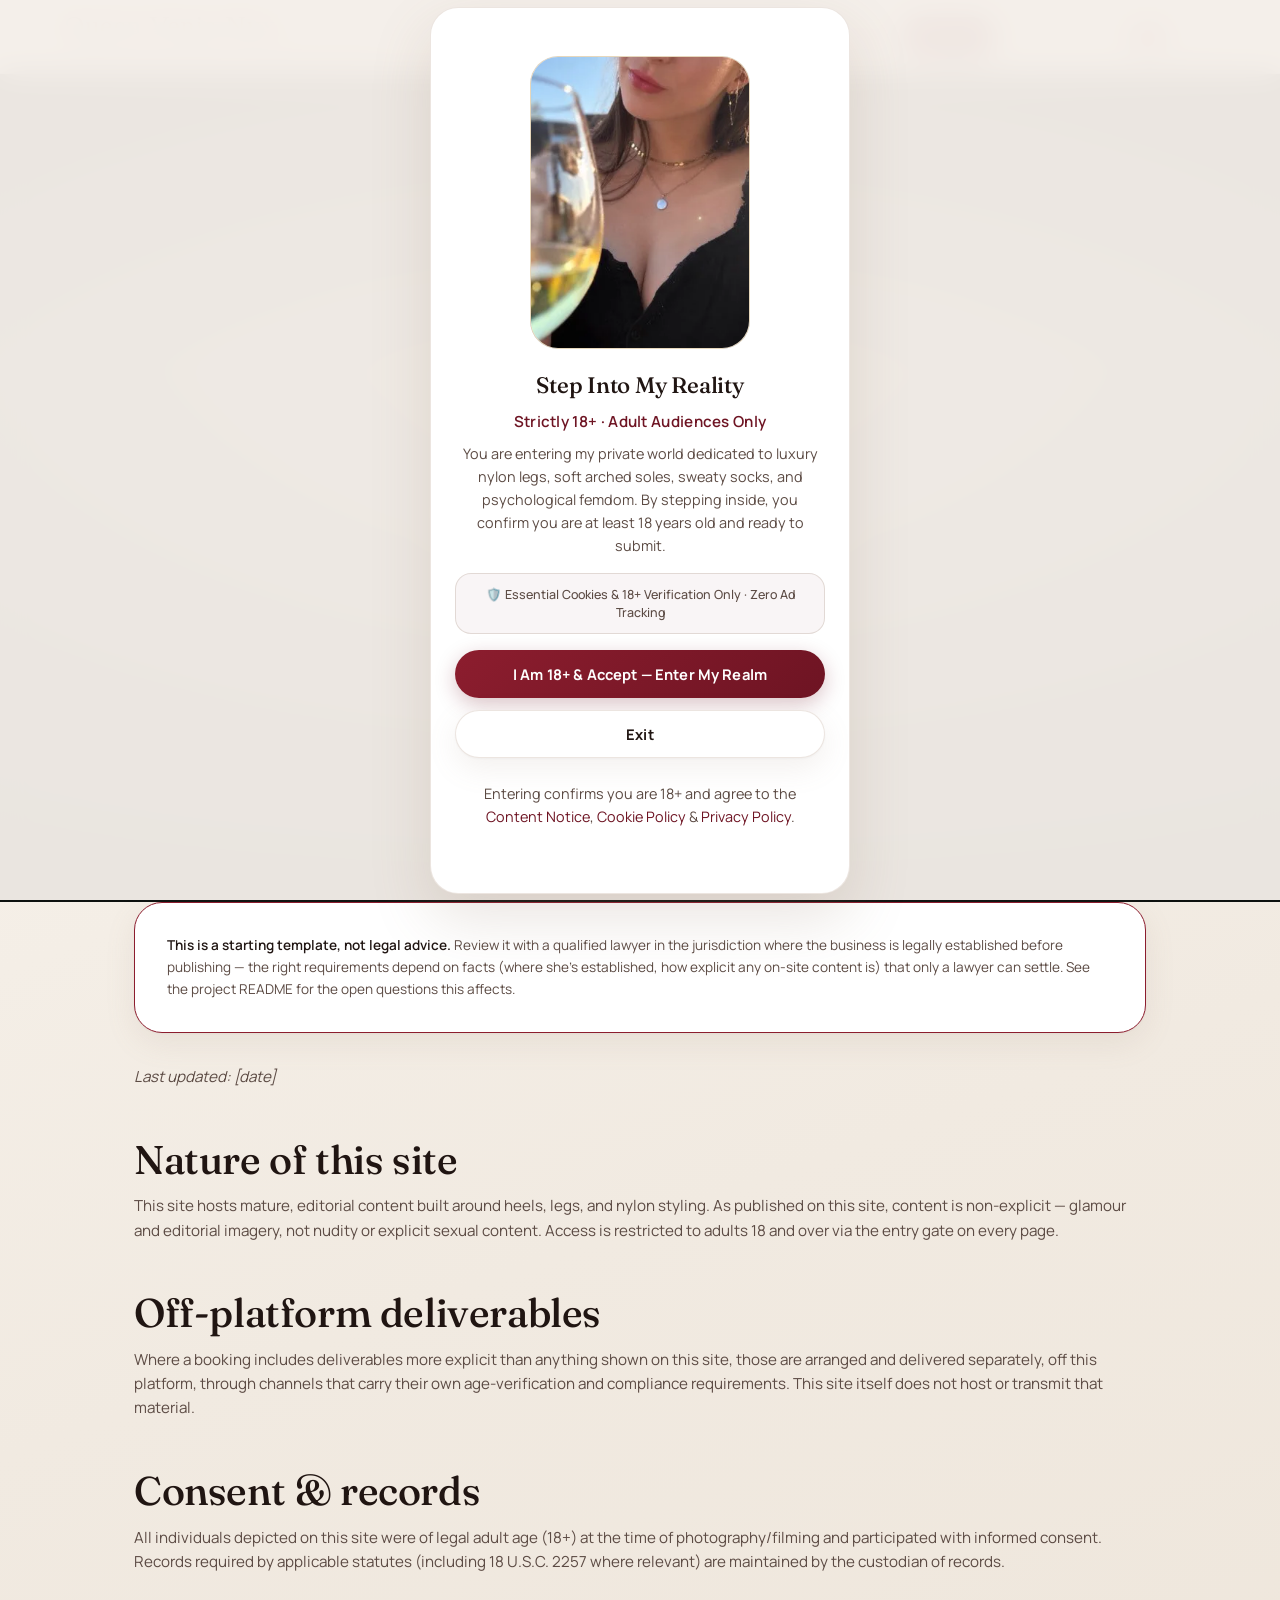
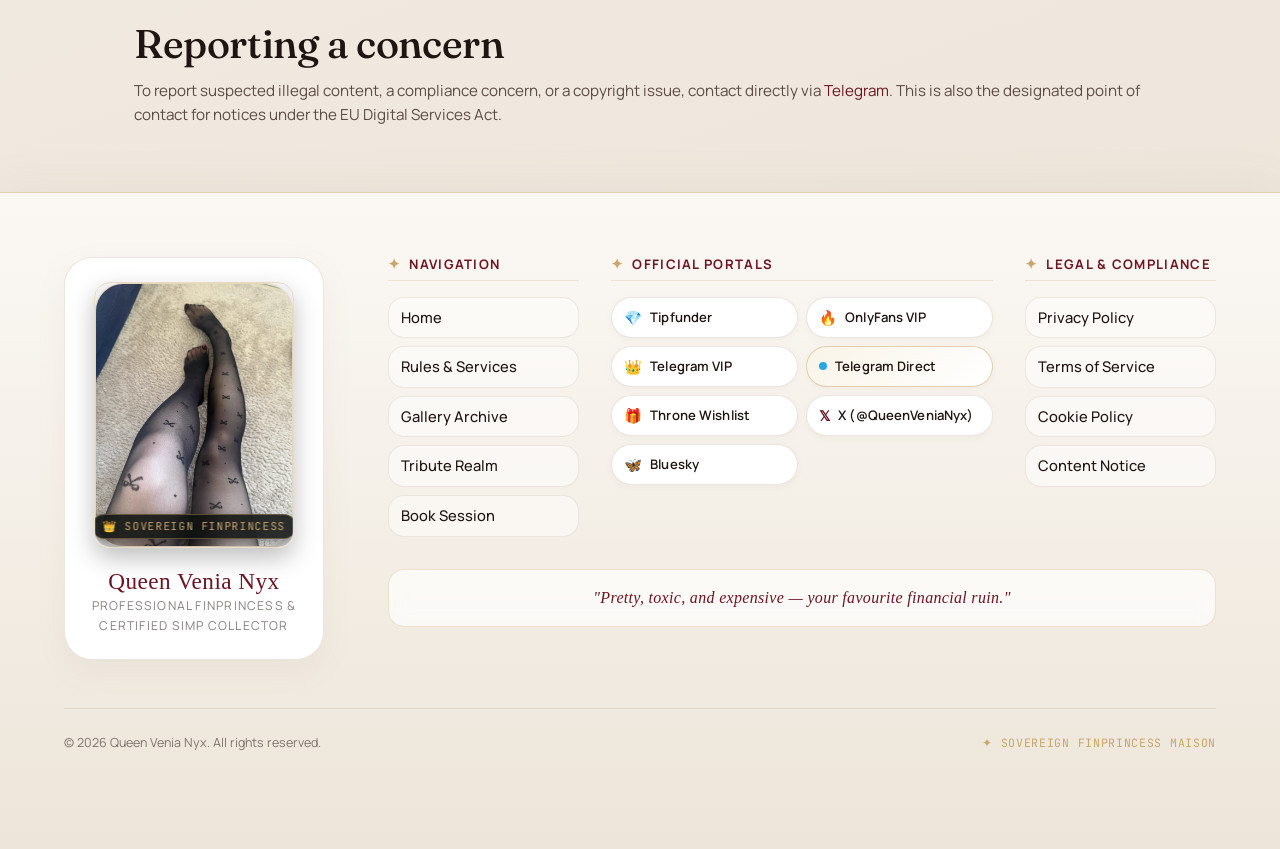
<file: content-notice.html>
<!doctype html>
<html lang="en">
<head>
  <meta charset="UTF-8">
  <meta name="viewport" content="width=device-width, initial-scale=1, viewport-fit=cover">
  <title>Content Notice — Queen Venia Nyx</title>
  <meta name="description" content="Age, consent, and content-rating information for this site, including how to report a concern.">
  <link rel="canonical" href="https://www.heelsofmine.com/content-notice.html">
  <meta property="og:title" content="Content Notice — Queen Venia Nyx">
  <meta property="og:description" content="Age, consent, and content-rating information for this site, including how to report a concern.">
  <meta property="og:type" content="website">
  <meta property="og:url" content="https://www.heelsofmine.com/content-notice.html">
  <meta property="og:image" content="assets/img/image1.webp">
  <meta name="twitter:card" content="summary_large_image">
  <meta name="theme-color" content="#FAF6F0">
  <link rel="icon" type="image/svg+xml" href="assets/img/mark.svg">
  <link rel="apple-touch-icon" href="assets/img/mark.svg">
  <link rel="preconnect" href="https://fonts.googleapis.com">
  <link rel="preconnect" href="https://fonts.gstatic.com" crossorigin>
  <link href="https://fonts.googleapis.com/css2?family=Fraunces:ital,opsz,wght@0,9..144,400;0,9..144,500;0,9..144,600;1,9..144,500&amp;family=Manrope:wght@400;500;600;700;800&amp;family=JetBrains+Mono:wght@400;500;600&amp;display=swap" rel="stylesheet">
  <link rel="stylesheet" href="assets/css/styles.css?v=5">
  <script>
    (function(){
      try {
        var v = localStorage.getItem('vq_age_verified');
        if ((v && Date.now() < JSON.parse(v).expiry) || document.cookie.indexOf('vq_age_verified=1') !== -1) {
          document.documentElement.classList.add('age-verified');
        }
      } catch(e) {}
    })();
  </script>
</head>
<body>

  <!-- ════════════════════════════════════════════════════════════
       AGE GATE & INTEGRATED PRIVACY CONSENT
       ════════════════════════════════════════════════════════════ -->
  <div class="age-gate" id="age-gate">
    <div class="age-gate__panel">
      <div class="age-gate__logo"><div class="logo-wrapper logo-wrapper--mark" aria-label="Queen Venia Nyx logo"><img src="assets/img/image1.webp" alt="Queen Venia Nyx" style="width: 100%; height: 100%; object-fit: cover; border-radius: var(--radius-lg);" decoding="async"></div></div>
      <h2>Step Into My Reality</h2>
      <p style="color:var(--accent); font-weight:600; font-size:0.95rem; margin-bottom:var(--space-2); letter-spacing:0.02em;">Strictly 18+ &middot; Adult Audiences Only</p>
      <p style="color:var(--text-secondary); line-height:1.6; margin-bottom:var(--space-4);">You are entering my private world dedicated to luxury nylon legs, soft arched soles, sweaty socks, and psychological femdom. By stepping inside, you confirm you are at least 18 years old and ready to submit.</p>
      <div class="age-gate__consent">
        <span class="consent-pill">🛡️ Essential Cookies &amp; 18+ Verification Only &middot; Zero Ad Tracking</span>
      </div>
      <div class="age-gate__actions">
        <button class="btn btn-primary btn-block" data-age-enter type="button">I Am 18+ &amp; Accept — Enter My Realm</button>
        <button class="btn btn-ghost btn-block" data-age-exit type="button">Exit</button>
      </div>
      <p class="age-gate__meta">Entering confirms you are 18+ and agree to the <a href="content-notice.html" style="color:var(--accent);">Content Notice</a>, <a href="cookies.html" style="color:var(--accent);">Cookie Policy</a> &amp; <a href="privacy.html" style="color:var(--accent);">Privacy Policy</a>.</p>
    </div>
  </div>

  <header class="site-header">
    <a href="index.html" class="site-header__logo text-logo" aria-label="Queen Venia Nyx home">
      <span class="header-name">Queen Venia Nyx</span>
      <span class="header-motto">I control your thoughts - you cannot escape me</span>
    </a>
    <nav class="desktop-nav" aria-label="Main navigation">
      <ul>
        <li><a href="index.html">Home</a></li>
        <li><a href="rules.html">Rules & Services</a></li>
        <li><a href="gallery.html">Gallery</a></li>
        <li><a href="tribute.html">Tribute</a></li>
        <li><a href="book.html" class="btn btn-primary btn-sm">Book Me</a></li>
      </ul>
    </nav>
    <button class="menu-btn" data-nav-open type="button" aria-label="Open menu" aria-expanded="false" aria-controls="nav-drawer">
      <span></span><span></span><span></span>
    </button>
  </header>

  <div class="nav-drawer" id="nav-drawer">
    <div class="nav-drawer__panel">
      <button class="nav-drawer__close menu-btn" data-nav-close type="button" aria-label="Close menu">
        <span style="transform:translateY(6.5px) rotate(45deg);"></span>
        <span style="opacity:0;"></span>
        <span style="transform:translateY(-6.5px) rotate(-45deg);"></span>
      </button>
      <div class="nav-drawer__logo">
        <div class="logo-wrapper logo-wrapper--nav" aria-label="Queen Venia Nyx logo"><img src="assets/img/image2.webp" alt="Queen Venia Nyx" style="width: 100%; height: 100%; object-fit: cover; border-radius: var(--radius-lg);" decoding="async"></div>
      </div>
      <nav aria-label="Main">
        <ul>
          <li><a href="index.html">Home</a></li>
          <li><a href="rules.html">Rules & Services</a></li>
          <li><a href="gallery.html">Gallery</a></li>
          <li><a href="tribute.html">Tribute</a></li>
          <li><a href="book.html">Book Me</a></li>
        </ul>
      </nav>
                  <div class="nav-drawer__foot">
        <p><a href="https://www.tipfunder.com/Venianyx" target="_blank" rel="noopener">Tipfunder (Direct Tribute)</a></p>
        <p><a href="https://onlyfans.com/venianyx" target="_blank" rel="noopener">OnlyFans VIP</a></p>
        <p><a href="https://t.me/+jfqwM9d-LgtiMGI6" target="_blank" rel="noopener">Telegram VIP Group</a></p>
        <p><a href="https://t.me/venianyx" target="_blank" rel="noopener">Telegram Direct</a></p>
        <p><a href="https://throne.com/venianyx" target="_blank" rel="noopener">Throne Wishlist</a></p>
        <p><a href="https://x.com/QueenVeniaNyx" target="_blank" rel="noopener">X (@QueenVeniaNyx)</a></p>
        <p><a href="https://bsky.app/profile/venianyx.bsky.social" target="_blank" rel="noopener">Bluesky</a></p>
      </div>
    </div>
  </div>
  <main>

    <section class="page-head has-video-bg sheen">
      <div class="hero-video-container" aria-hidden="true">
        <video class="hero-video-bg is-active" autoplay muted playsinline loop preload="auto">
          <source src="assets/video/video3.mp4" type="video/mp4">
        </video>
        <video class="hero-video-bg is-idle" muted playsinline preload="auto"></video>
      </div>
      <div class="hero-video-overlay"></div>
      <div class="container hero-content">
      <p class="eyebrow" style="justify-content:center;">Legal</p>
      <h1>Content Notice</h1>
        </div>
    </section>
    <section class="container prose">

      <div class="card" style="margin-bottom:var(--space-6); border-color: var(--bordeaux-light, var(--surface-border));">
        <p style="font-size:0.85rem; color:var(--text-secondary); margin:0;"><strong>This is a starting template, not legal advice.</strong> Review it with a qualified lawyer in the jurisdiction where the business is legally established before publishing — the right requirements depend on facts (where she's established, how explicit any on-site content is) that only a lawyer can settle. See the project README for the open questions this affects.</p>
      </div>

      <p><em>Last updated: [date]</em></p>

      <h2>Nature of this site</h2>
      <p>This site hosts mature, editorial content built around heels, legs, and nylon styling. As published on this site, content is non-explicit — glamour and editorial imagery, not nudity or explicit sexual content. Access is restricted to adults 18 and over via the entry gate on every page.</p>

      <h2>Off-platform deliverables</h2>
      <p>Where a booking includes deliverables more explicit than anything shown on this site, those are arranged and delivered separately, off this platform, through channels that carry their own age-verification and compliance requirements. This site itself does not host or transmit that material.</p>

      <h2>Consent &amp; records</h2>
      <p>All individuals depicted on this site were of legal adult age (18+) at the time of photography/filming and participated with informed consent. Records required by applicable statutes (including 18 U.S.C. 2257 where relevant) are maintained by the custodian of records.</p>

      <h2>Reporting a concern</h2>
      <p>To report suspected illegal content, a compliance concern, or a copyright issue, contact directly via <a href="https://t.me/venianyx" target="_blank" rel="noopener" style="color:var(--accent);">Telegram</a>. This is also the designated point of contact for notices under the EU Digital Services Act.</p>
    </section>

  </main>

  <footer class="site-footer">
    <div class="container-wide">
      <div class="site-footer__inner">
        
        <!-- Left Brand Showcase Card -->
        <div class="site-footer__brand-card">
          <div class="logo-wrapper logo-wrapper--footer" aria-label="Queen Venia Nyx portrait">
            <img src="assets/img/image11.webp" alt="Queen Venia Nyx" loading="lazy" decoding="async">
            <div class="footer-brand__badge">👑 Queen Venia Nyx</div>
          </div>
          <div class="footer-brand__meta">
            <h3 class="footer-brand__name">Queen Venia Nyx</h3>
            <p class="footer-brand__subtitle">Men have been funding my lifestyle since 2025 · Findom, Chastity, Sissies, Cucks, Humiliation &amp; CBT</p>
          </div>
        </div>

        <!-- Right Content Columns -->
        <div class="site-footer__content">
          <div class="site-footer__grid">
            
            <!-- Col 1: Pages -->
            <div class="footer-col">
              <h4 class="footer-col__title"><span class="gold-symbol">✦</span> Navigation</h4>
              <ul class="footer-links">
                <li><a href="index.html"><span>Home</span> <span class="link-arrow">→</span></a></li>
                <li><a href="rules.html"><span>Rules &amp; Services</span> <span class="link-arrow">→</span></a></li>
                <li><a href="gallery.html"><span>Gallery Archive</span> <span class="link-arrow">→</span></a></li>
                <li><a href="tribute.html"><span>Tribute Realm</span> <span class="link-arrow">→</span></a></li>
                <li><a href="book.html"><span>Book Session</span> <span class="link-arrow">→</span></a></li>
              </ul>
            </div>

                        <!-- Col 2: Official Portals & Tribute -->
            <div class="footer-col footer-col--wide">
              <h4 class="footer-col__title"><span class="gold-symbol">✦</span> Official Portals</h4>
                            <div class="footer-social-grid">
                <a href="https://www.tipfunder.com/Venianyx" target="_blank" rel="noopener" class="footer-social-pill">
                  <span class="pill-icon">💎</span>
                  <span class="pill-name">Tipfunder</span>
                </a>
                <a href="https://onlyfans.com/venianyx" target="_blank" rel="noopener" class="footer-social-pill">
                  <span class="pill-icon">🔥</span>
                  <span class="pill-name">OnlyFans VIP</span>
                </a>
                <a href="https://t.me/+jfqwM9d-LgtiMGI6" target="_blank" rel="noopener" class="footer-social-pill">
                  <span class="pill-icon">👑</span>
                  <span class="pill-name">Telegram VIP</span>
                </a>
                <a href="https://t.me/venianyx" target="_blank" rel="noopener" class="footer-social-pill footer-social-pill--vip">
                  <span class="pill-dot"></span>
                  <span class="pill-name">Telegram Direct</span>
                </a>
                <a href="https://throne.com/venianyx" target="_blank" rel="noopener" class="footer-social-pill">
                  <span class="pill-icon">🎁</span>
                  <span class="pill-name">Throne Wishlist</span>
                </a>
                <a href="https://x.com/QueenVeniaNyx" target="_blank" rel="noopener" class="footer-social-pill">
                  <span class="pill-icon">𝕏</span>
                  <span class="pill-name">X (@QueenVeniaNyx)</span>
                </a>
                <a href="https://bsky.app/profile/venianyx.bsky.social" target="_blank" rel="noopener" class="footer-social-pill">
                  <span class="pill-icon">🦋</span>
                  <span class="pill-name">Bluesky</span>
                </a>
              </div>
            </div>

            <!-- Col 3: Legal -->
            <div class="footer-col">
              <h4 class="footer-col__title"><span class="gold-symbol">✦</span> Legal &amp; Compliance</h4>
              <ul class="footer-links">
                <li><a href="privacy.html"><span>Privacy Policy</span> <span class="link-arrow">→</span></a></li>
                <li><a href="terms.html"><span>Terms of Service</span> <span class="link-arrow">→</span></a></li>
                <li><a href="cookies.html"><span>Cookie Policy</span> <span class="link-arrow">→</span></a></li>
                <li><a href="content-notice.html"><span>Content Notice</span> <span class="link-arrow">→</span></a></li>
              </ul>
            </div>

          </div>

          <!-- Tagline Box -->
          <div class="footer-quote-box">
            <p class="footer-tagline">"Pretty, toxic, and expensive — your favourite financial ruin."</p>
          </div>

        </div>

      </div>

      <!-- Bottom Bar -->
      <div class="site-footer__bottom">
        <span>&copy; <span data-year></span> Queen Venia Nyx. All rights reserved.</span>
        <span class="footer-bottom__badge">✦ Queen Venia Nyx Maison</span>
      </div>
    </div>
  </footer>

      <div class="mobile-bar">
    <a class="btn btn-ghost" href="https://www.tipfunder.com/Venianyx" target="_blank" rel="noopener">Tipfunder</a>
    <a class="btn btn-ghost" href="https://t.me/venianyx" target="_blank" rel="noopener">Telegram</a>
    <a class="btn btn-ghost" href="https://x.com/QueenVeniaNyx" target="_blank" rel="noopener">X (@QueenVeniaNyx)</a>
    <a class="btn btn-primary" href="book.html">Book Me</a>
  </div>

  
  <script src="assets/js/i18n.js"></script>
  <script src="assets/js/main.js?v=4"></script>
</body>
</html>
</file>
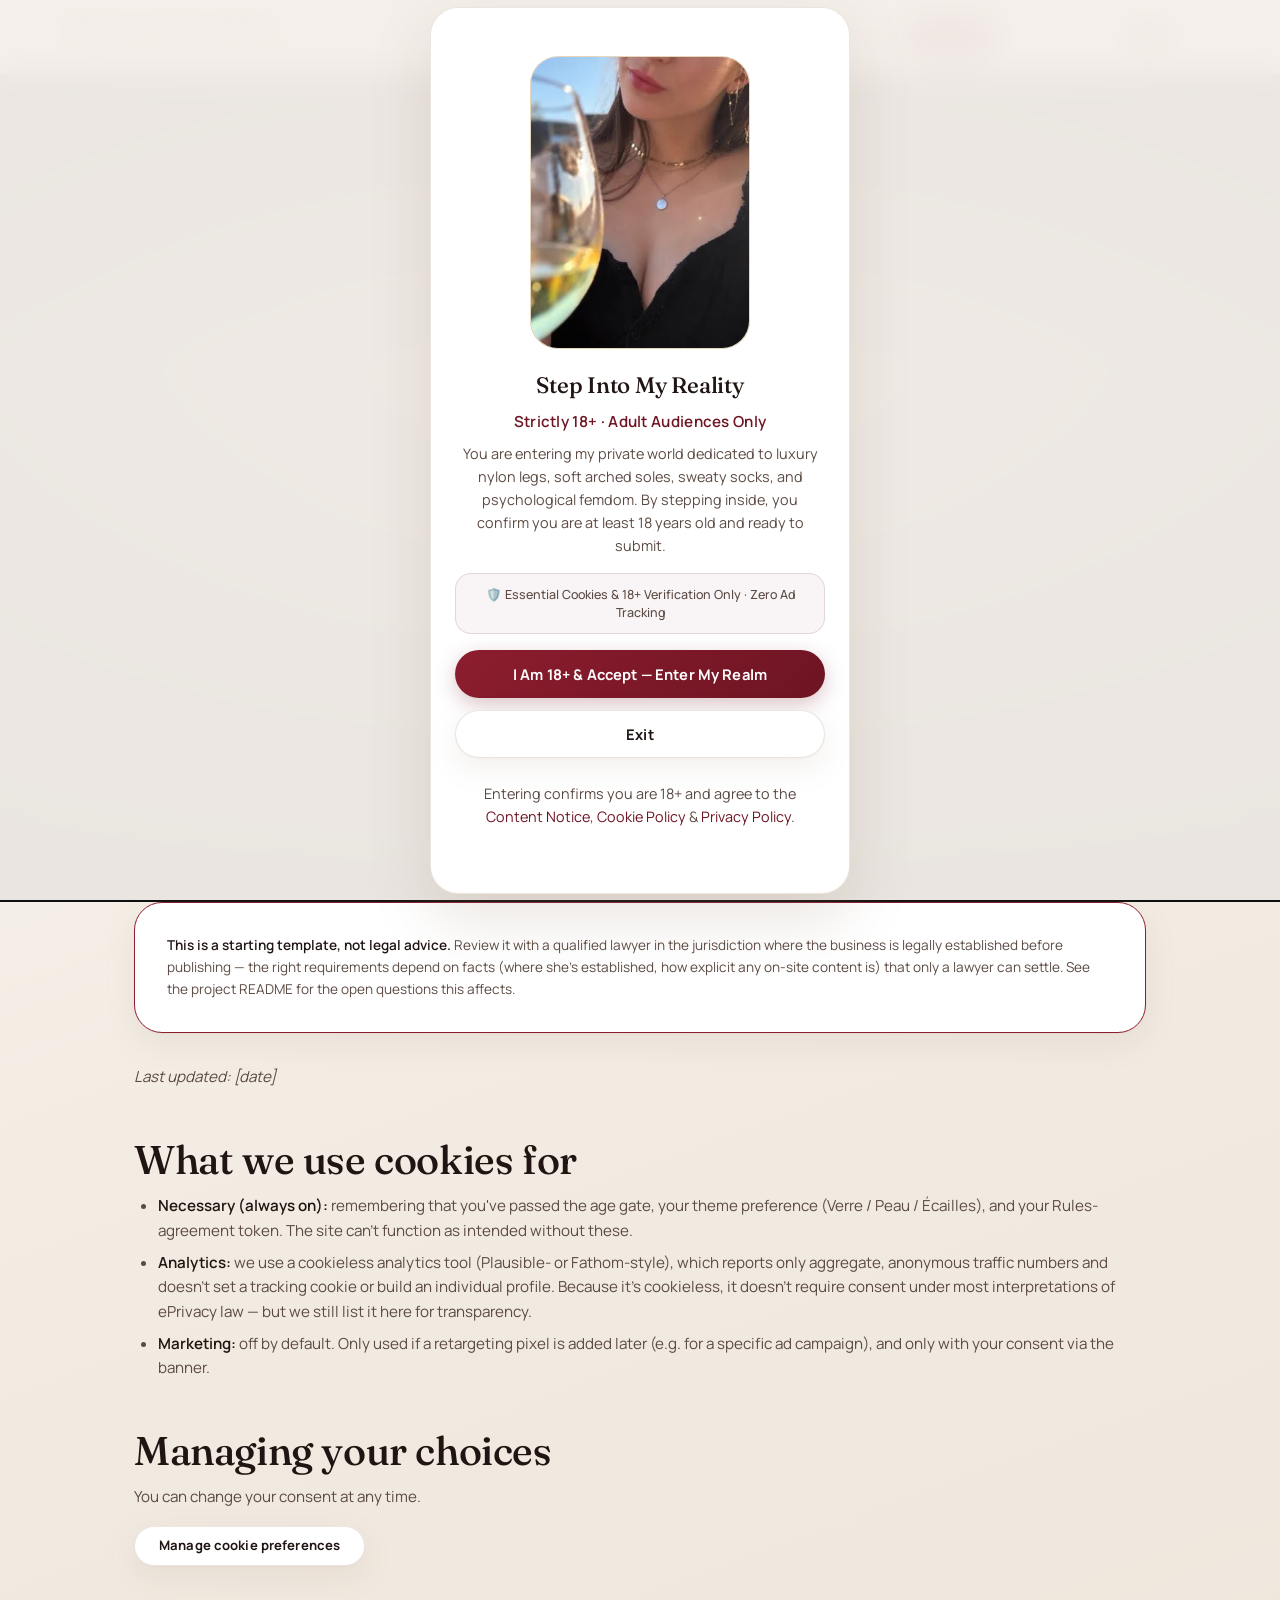
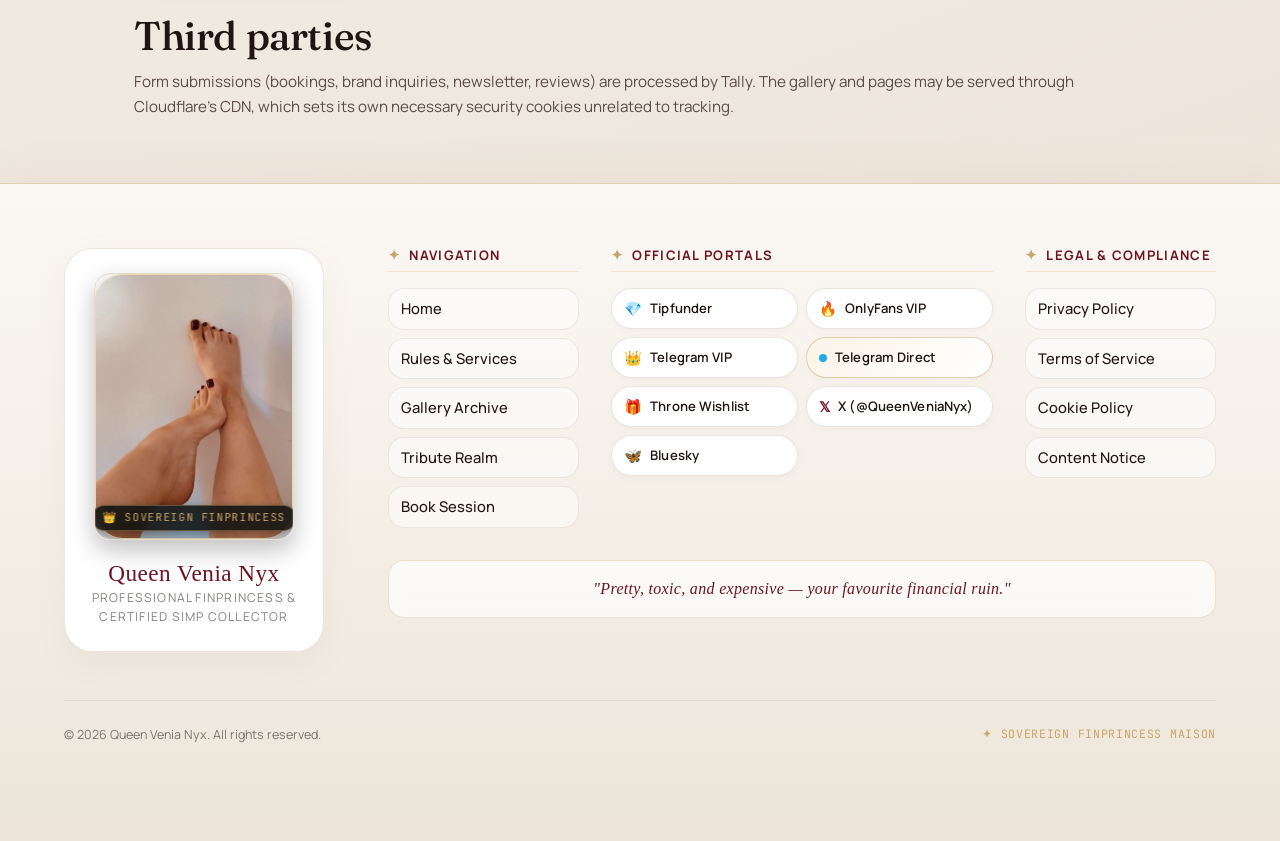
<file: cookies.html>
<!doctype html>
<html lang="en">
<head>
  <meta charset="UTF-8">
  <meta name="viewport" content="width=device-width, initial-scale=1, viewport-fit=cover">
  <title>Cookie Policy — Queen Venia Nyx</title>
  <meta name="description" content="Which cookies this site uses, why, and how to change your consent at any time.">
  <link rel="canonical" href="https://www.heelsofmine.com/cookies.html">
  <meta property="og:title" content="Cookie Policy — Queen Venia Nyx">
  <meta property="og:description" content="Which cookies this site uses, why, and how to change your consent at any time.">
  <meta property="og:type" content="website">
  <meta property="og:url" content="https://www.heelsofmine.com/cookies.html">
  <meta property="og:image" content="assets/img/image1.webp">
  <meta name="twitter:card" content="summary_large_image">
  <meta name="theme-color" content="#FAF6F0">
  <link rel="icon" type="image/svg+xml" href="assets/img/mark.svg">
  <link rel="apple-touch-icon" href="assets/img/mark.svg">
  <link rel="preconnect" href="https://fonts.googleapis.com">
  <link rel="preconnect" href="https://fonts.gstatic.com" crossorigin>
  <link href="https://fonts.googleapis.com/css2?family=Fraunces:ital,opsz,wght@0,9..144,400;0,9..144,500;0,9..144,600;1,9..144,500&amp;family=Manrope:wght@400;500;600;700;800&amp;family=JetBrains+Mono:wght@400;500;600&amp;display=swap" rel="stylesheet">
  <link rel="stylesheet" href="assets/css/styles.css?v=5">
  <script>
    (function(){
      try {
        var v = localStorage.getItem('vq_age_verified');
        if ((v && Date.now() < JSON.parse(v).expiry) || document.cookie.indexOf('vq_age_verified=1') !== -1) {
          document.documentElement.classList.add('age-verified');
        }
      } catch(e) {}
    })();
  </script>
</head>
<body>

  <!-- ════════════════════════════════════════════════════════════
       AGE GATE & INTEGRATED PRIVACY CONSENT
       ════════════════════════════════════════════════════════════ -->
  <div class="age-gate" id="age-gate">
    <div class="age-gate__panel">
      <div class="age-gate__logo"><div class="logo-wrapper logo-wrapper--mark" aria-label="Queen Venia Nyx logo"><img src="assets/img/image1.webp" alt="Queen Venia Nyx" style="width: 100%; height: 100%; object-fit: cover; border-radius: var(--radius-lg);" decoding="async"></div></div>
      <h2>Step Into My Reality</h2>
      <p style="color:var(--accent); font-weight:600; font-size:0.95rem; margin-bottom:var(--space-2); letter-spacing:0.02em;">Strictly 18+ &middot; Adult Audiences Only</p>
      <p style="color:var(--text-secondary); line-height:1.6; margin-bottom:var(--space-4);">You are entering my private world dedicated to luxury nylon legs, soft arched soles, sweaty socks, and psychological femdom. By stepping inside, you confirm you are at least 18 years old and ready to submit.</p>
      <div class="age-gate__consent">
        <span class="consent-pill">🛡️ Essential Cookies &amp; 18+ Verification Only &middot; Zero Ad Tracking</span>
      </div>
      <div class="age-gate__actions">
        <button class="btn btn-primary btn-block" data-age-enter type="button">I Am 18+ &amp; Accept — Enter My Realm</button>
        <button class="btn btn-ghost btn-block" data-age-exit type="button">Exit</button>
      </div>
      <p class="age-gate__meta">Entering confirms you are 18+ and agree to the <a href="content-notice.html" style="color:var(--accent);">Content Notice</a>, <a href="cookies.html" style="color:var(--accent);">Cookie Policy</a> &amp; <a href="privacy.html" style="color:var(--accent);">Privacy Policy</a>.</p>
    </div>
  </div>

  <header class="site-header">
    <a href="index.html" class="site-header__logo text-logo" aria-label="Queen Venia Nyx home">
      <span class="header-name">Queen Venia Nyx</span>
      <span class="header-motto">I control your thoughts - you cannot escape me</span>
    </a>
    <nav class="desktop-nav" aria-label="Main navigation">
      <ul>
        <li><a href="index.html">Home</a></li>
        <li><a href="rules.html">Rules & Services</a></li>
        <li><a href="gallery.html">Gallery</a></li>
        <li><a href="tribute.html">Tribute</a></li>
        <li><a href="book.html" class="btn btn-primary btn-sm">Book Me</a></li>
      </ul>
    </nav>
    <button class="menu-btn" data-nav-open type="button" aria-label="Open menu" aria-expanded="false" aria-controls="nav-drawer">
      <span></span><span></span><span></span>
    </button>
  </header>

  <div class="nav-drawer" id="nav-drawer">
    <div class="nav-drawer__panel">
      <button class="nav-drawer__close menu-btn" data-nav-close type="button" aria-label="Close menu">
        <span style="transform:translateY(6.5px) rotate(45deg);"></span>
        <span style="opacity:0;"></span>
        <span style="transform:translateY(-6.5px) rotate(-45deg);"></span>
      </button>
      <div class="nav-drawer__logo">
        <div class="logo-wrapper logo-wrapper--nav" aria-label="Queen Venia Nyx logo"><img src="assets/img/image2.webp" alt="Queen Venia Nyx" style="width: 100%; height: 100%; object-fit: cover; border-radius: var(--radius-lg);" decoding="async"></div>
      </div>
      <nav aria-label="Main">
        <ul>
          <li><a href="index.html">Home</a></li>
          <li><a href="rules.html">Rules & Services</a></li>
          <li><a href="gallery.html">Gallery</a></li>
          <li><a href="tribute.html">Tribute</a></li>
          <li><a href="book.html">Book Me</a></li>
        </ul>
      </nav>
                  <div class="nav-drawer__foot">
        <p><a href="https://www.tipfunder.com/Venianyx" target="_blank" rel="noopener">Tipfunder (Direct Tribute)</a></p>
        <p><a href="https://onlyfans.com/venianyx" target="_blank" rel="noopener">OnlyFans VIP</a></p>
        <p><a href="https://t.me/+jfqwM9d-LgtiMGI6" target="_blank" rel="noopener">Telegram VIP Group</a></p>
        <p><a href="https://t.me/venianyx" target="_blank" rel="noopener">Telegram Direct</a></p>
        <p><a href="https://throne.com/venianyx" target="_blank" rel="noopener">Throne Wishlist</a></p>
        <p><a href="https://x.com/QueenVeniaNyx" target="_blank" rel="noopener">X (@QueenVeniaNyx)</a></p>
        <p><a href="https://bsky.app/profile/venianyx.bsky.social" target="_blank" rel="noopener">Bluesky</a></p>
      </div>
    </div>
  </div>
  <main>

    <section class="page-head has-video-bg sheen">
      <div class="hero-video-container" aria-hidden="true">
        <video class="hero-video-bg is-active" autoplay muted playsinline loop preload="auto">
          <source src="assets/video/video2.mp4" type="video/mp4">
        </video>
        <video class="hero-video-bg is-idle" muted playsinline preload="auto"></video>
      </div>
      <div class="hero-video-overlay"></div>
      <div class="container hero-content">
      <p class="eyebrow" style="justify-content:center;">Legal</p>
      <h1>Cookie Policy</h1>
        </div>
    </section>
    <section class="container prose">

      <div class="card" style="margin-bottom:var(--space-6); border-color: var(--bordeaux-light, var(--surface-border));">
        <p style="font-size:0.85rem; color:var(--text-secondary); margin:0;"><strong>This is a starting template, not legal advice.</strong> Review it with a qualified lawyer in the jurisdiction where the business is legally established before publishing — the right requirements depend on facts (where she's established, how explicit any on-site content is) that only a lawyer can settle. See the project README for the open questions this affects.</p>
      </div>

      <p><em>Last updated: [date]</em></p>

      <h2>What we use cookies for</h2>
      <ul>
        <li><strong>Necessary (always on):</strong> remembering that you've passed the age gate, your theme preference (Verre / Peau / Écailles), and your Rules-agreement token. The site can't function as intended without these.</li>
        <li><strong>Analytics:</strong> we use a cookieless analytics tool (Plausible- or Fathom-style), which reports only aggregate, anonymous traffic numbers and doesn't set a tracking cookie or build an individual profile. Because it's cookieless, it doesn't require consent under most interpretations of ePrivacy law — but we still list it here for transparency.</li>
        <li><strong>Marketing:</strong> off by default. Only used if a retargeting pixel is added later (e.g. for a specific ad campaign), and only with your consent via the banner.</li>
      </ul>

      <h2>Managing your choices</h2>
      <p>You can change your consent at any time.</p>
      <p><button id="manage-cookies-btn" class="btn btn-ghost btn-sm" type="button">Manage cookie preferences</button></p>

      <h2>Third parties</h2>
      <p>Form submissions (bookings, brand inquiries, newsletter, reviews) are processed by Tally. The gallery and pages may be served through Cloudflare's CDN, which sets its own necessary security cookies unrelated to tracking.</p>
    </section>
    <script>
      document.getElementById('manage-cookies-btn').addEventListener('click', function () {
        try { localStorage.removeItem('vq_cookie_consent'); } catch (e) {}
        location.reload();
      });
    </script>

  </main>

  <footer class="site-footer">
    <div class="container-wide">
      <div class="site-footer__inner">
        
        <!-- Left Brand Showcase Card -->
        <div class="site-footer__brand-card">
          <div class="logo-wrapper logo-wrapper--footer" aria-label="Queen Venia Nyx portrait">
            <img src="assets/img/image10.webp" alt="Queen Venia Nyx" loading="lazy" decoding="async">
            <div class="footer-brand__badge">👑 Queen Venia Nyx</div>
          </div>
          <div class="footer-brand__meta">
            <h3 class="footer-brand__name">Queen Venia Nyx</h3>
            <p class="footer-brand__subtitle">Men have been funding my lifestyle since 2025 · Findom, Chastity, Sissies, Cucks, Humiliation &amp; CBT</p>
          </div>
        </div>

        <!-- Right Content Columns -->
        <div class="site-footer__content">
          <div class="site-footer__grid">
            
            <!-- Col 1: Pages -->
            <div class="footer-col">
              <h4 class="footer-col__title"><span class="gold-symbol">✦</span> Navigation</h4>
              <ul class="footer-links">
                <li><a href="index.html"><span>Home</span> <span class="link-arrow">→</span></a></li>
                <li><a href="rules.html"><span>Rules &amp; Services</span> <span class="link-arrow">→</span></a></li>
                <li><a href="gallery.html"><span>Gallery Archive</span> <span class="link-arrow">→</span></a></li>
                <li><a href="tribute.html"><span>Tribute Realm</span> <span class="link-arrow">→</span></a></li>
                <li><a href="book.html"><span>Book Session</span> <span class="link-arrow">→</span></a></li>
              </ul>
            </div>

                        <!-- Col 2: Official Portals & Tribute -->
            <div class="footer-col footer-col--wide">
              <h4 class="footer-col__title"><span class="gold-symbol">✦</span> Official Portals</h4>
                            <div class="footer-social-grid">
                <a href="https://www.tipfunder.com/Venianyx" target="_blank" rel="noopener" class="footer-social-pill">
                  <span class="pill-icon">💎</span>
                  <span class="pill-name">Tipfunder</span>
                </a>
                <a href="https://onlyfans.com/venianyx" target="_blank" rel="noopener" class="footer-social-pill">
                  <span class="pill-icon">🔥</span>
                  <span class="pill-name">OnlyFans VIP</span>
                </a>
                <a href="https://t.me/+jfqwM9d-LgtiMGI6" target="_blank" rel="noopener" class="footer-social-pill">
                  <span class="pill-icon">👑</span>
                  <span class="pill-name">Telegram VIP</span>
                </a>
                <a href="https://t.me/venianyx" target="_blank" rel="noopener" class="footer-social-pill footer-social-pill--vip">
                  <span class="pill-dot"></span>
                  <span class="pill-name">Telegram Direct</span>
                </a>
                <a href="https://throne.com/venianyx" target="_blank" rel="noopener" class="footer-social-pill">
                  <span class="pill-icon">🎁</span>
                  <span class="pill-name">Throne Wishlist</span>
                </a>
                <a href="https://x.com/QueenVeniaNyx" target="_blank" rel="noopener" class="footer-social-pill">
                  <span class="pill-icon">𝕏</span>
                  <span class="pill-name">X (@QueenVeniaNyx)</span>
                </a>
                <a href="https://bsky.app/profile/venianyx.bsky.social" target="_blank" rel="noopener" class="footer-social-pill">
                  <span class="pill-icon">🦋</span>
                  <span class="pill-name">Bluesky</span>
                </a>
              </div>
            </div>

            <!-- Col 3: Legal -->
            <div class="footer-col">
              <h4 class="footer-col__title"><span class="gold-symbol">✦</span> Legal &amp; Compliance</h4>
              <ul class="footer-links">
                <li><a href="privacy.html"><span>Privacy Policy</span> <span class="link-arrow">→</span></a></li>
                <li><a href="terms.html"><span>Terms of Service</span> <span class="link-arrow">→</span></a></li>
                <li><a href="cookies.html"><span>Cookie Policy</span> <span class="link-arrow">→</span></a></li>
                <li><a href="content-notice.html"><span>Content Notice</span> <span class="link-arrow">→</span></a></li>
              </ul>
            </div>

          </div>

          <!-- Tagline Box -->
          <div class="footer-quote-box">
            <p class="footer-tagline">"Pretty, toxic, and expensive — your favourite financial ruin."</p>
          </div>

        </div>

      </div>

      <!-- Bottom Bar -->
      <div class="site-footer__bottom">
        <span>&copy; <span data-year></span> Queen Venia Nyx. All rights reserved.</span>
        <span class="footer-bottom__badge">✦ Queen Venia Nyx Maison</span>
      </div>
    </div>
  </footer>

      <div class="mobile-bar">
    <a class="btn btn-ghost" href="https://www.tipfunder.com/Venianyx" target="_blank" rel="noopener">Tipfunder</a>
    <a class="btn btn-ghost" href="https://t.me/venianyx" target="_blank" rel="noopener">Telegram</a>
    <a class="btn btn-ghost" href="https://x.com/QueenVeniaNyx" target="_blank" rel="noopener">X (@QueenVeniaNyx)</a>
    <a class="btn btn-primary" href="book.html">Book Me</a>
  </div>

  
  <script src="assets/js/i18n.js"></script>
  <script src="assets/js/main.js?v=4"></script>
</body>
</html>
</file>
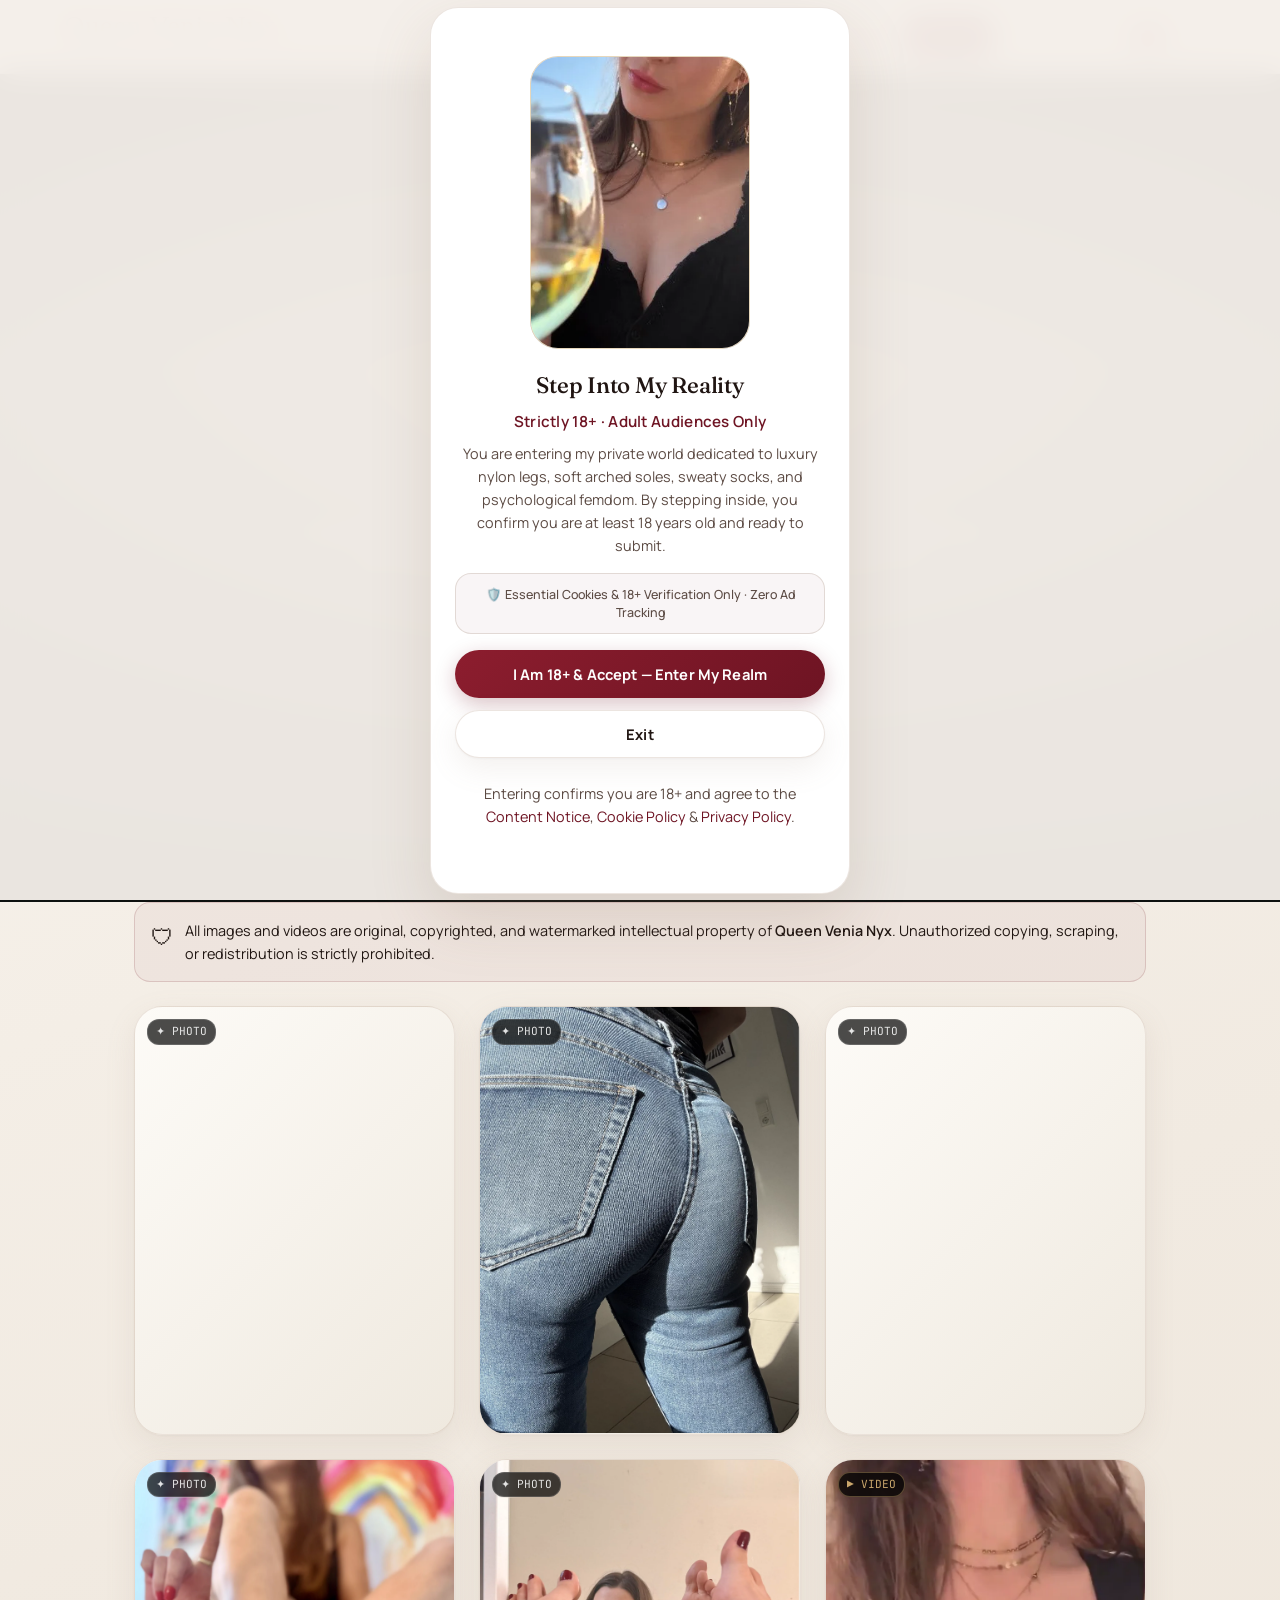
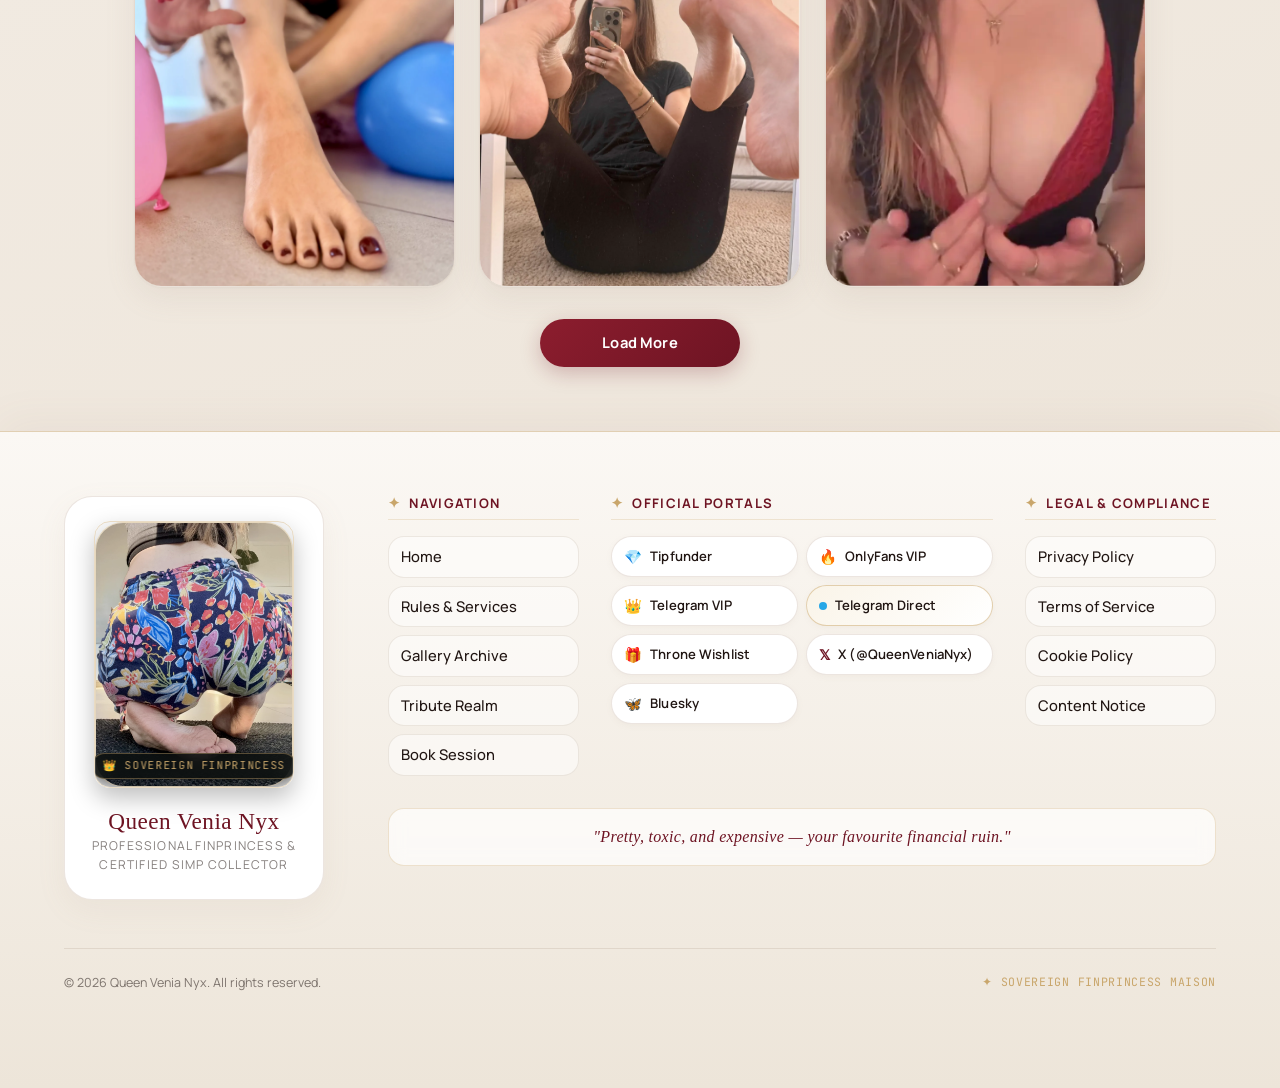
<file: gallery.html>
<!doctype html>
<html lang="en">
<head>
  <meta charset="UTF-8">
  <meta name="viewport" content="width=device-width, initial-scale=1, viewport-fit=cover">
  <title>Gallery — Queen Venia Nyx</title>
  <meta name="description" content="A protected, categorized gallery of heels, legs, nylon, and lifestyle editorial work — watermarked and view-only.">
  <link rel="canonical" href="https://www.heelsofmine.com/gallery.html">
  <meta property="og:title" content="Gallery — Queen Venia Nyx">
  <meta property="og:description" content="A protected, categorized gallery of heels, legs, nylon, and lifestyle editorial work — watermarked and view-only.">
  <meta property="og:type" content="website">
  <meta property="og:url" content="https://www.heelsofmine.com/gallery.html">
  <meta property="og:image" content="assets/img/image1.webp">
  <meta name="twitter:card" content="summary_large_image">
  <meta name="theme-color" content="#FAF6F0">
  <link rel="icon" type="image/svg+xml" href="assets/img/mark.svg">
  <link rel="apple-touch-icon" href="assets/img/mark.svg">
  <link rel="preconnect" href="https://fonts.googleapis.com">
  <link rel="preconnect" href="https://fonts.gstatic.com" crossorigin>
  <link href="https://fonts.googleapis.com/css2?family=Fraunces:ital,opsz,wght@0,9..144,400;0,9..144,500;0,9..144,600;1,9..144,500&family=Manrope:wght@400;500;600;700;800&family=JetBrains+Mono:wght@400;500;600&display=swap" rel="stylesheet">
  <link rel="stylesheet" href="assets/css/styles.css?v=5">
  <script>
    (function(){
      try {
        var v = localStorage.getItem('vq_age_verified');
        if ((v && Date.now() < JSON.parse(v).expiry) || document.cookie.indexOf('vq_age_verified=1') !== -1) {
          document.documentElement.classList.add('age-verified');
        }
      } catch(e) {}
    })();
  </script>
</head>
<body>

  <!-- ════════════════════════════════════════════════════════════
       AGE GATE & INTEGRATED PRIVACY CONSENT
       ════════════════════════════════════════════════════════════ -->
  <div class="age-gate" id="age-gate">
    <div class="age-gate__panel">
      <div class="age-gate__logo"><div class="logo-wrapper logo-wrapper--mark" aria-label="Queen Venia Nyx logo"><img src="assets/img/image1.webp" alt="Queen Venia Nyx" style="width: 100%; height: 100%; object-fit: cover; border-radius: var(--radius-lg);" decoding="async"></div></div>
      <h2>Step Into My Reality</h2>
      <p style="color:var(--accent); font-weight:600; font-size:0.95rem; margin-bottom:var(--space-2); letter-spacing:0.02em;">Strictly 18+ &middot; Adult Audiences Only</p>
      <p style="color:var(--text-secondary); line-height:1.6; margin-bottom:var(--space-4);">You are entering my private world dedicated to luxury nylon legs, soft arched soles, sweaty socks, and psychological femdom. By stepping inside, you confirm you are at least 18 years old and ready to submit.</p>
      <div class="age-gate__consent">
        <span class="consent-pill">🛡️ Essential Cookies &amp; 18+ Verification Only &middot; Zero Ad Tracking</span>
      </div>
      <div class="age-gate__actions">
        <button class="btn btn-primary btn-block" data-age-enter type="button">I Am 18+ &amp; Accept — Enter My Realm</button>
        <button class="btn btn-ghost btn-block" data-age-exit type="button">Exit</button>
      </div>
      <p class="age-gate__meta">Entering confirms you are 18+ and agree to the <a href="content-notice.html" style="color:var(--accent);">Content Notice</a>, <a href="cookies.html" style="color:var(--accent);">Cookie Policy</a> &amp; <a href="privacy.html" style="color:var(--accent);">Privacy Policy</a>.</p>
    </div>
  </div>

  <header class="site-header">
    <a href="index.html" class="site-header__logo text-logo" aria-label="Queen Venia Nyx home">
      <span class="header-name">Queen Venia Nyx</span>
      <span class="header-motto">I control your thoughts - you cannot escape me</span>
    </a>
    <nav class="desktop-nav" aria-label="Main navigation">
      <ul>
        <li><a href="index.html">Home</a></li>
        <li><a href="rules.html">Rules & Services</a></li>
        <li><a href="gallery.html" class="is-active">Gallery</a></li>
        <li><a href="tribute.html">Tribute</a></li>
        <li><a href="book.html" class="btn btn-primary btn-sm">Book Me</a></li>
      </ul>
    </nav>
    <button class="menu-btn" data-nav-open type="button" aria-label="Open menu" aria-expanded="false" aria-controls="nav-drawer">
      <span></span><span></span><span></span>
    </button>
  </header>

  <!-- ─── Nav Drawer (mobile) ─── -->
  <div class="nav-drawer" id="nav-drawer">
    <div class="nav-drawer__panel">
      <button class="nav-drawer__close menu-btn" data-nav-close type="button" aria-label="Close menu">
        <span style="transform:translateY(6.5px) rotate(45deg);"></span>
        <span style="opacity:0;"></span>
        <span style="transform:translateY(-6.5px) rotate(-45deg);"></span>
      </button>
      <div class="nav-drawer__logo">
        <div class="logo-wrapper logo-wrapper--nav" aria-label="Queen Venia Nyx logo"><img src="assets/img/image2.webp" alt="Queen Venia Nyx" style="width: 100%; height: 100%; object-fit: cover; border-radius: var(--radius-lg);" decoding="async"></div>
      </div>
      <nav aria-label="Main">
        <ul>
          <li><a href="index.html">Home</a></li>
          <li><a href="rules.html">Rules & Services</a></li>
          <li><a href="gallery.html">Gallery</a></li>
          <li><a href="tribute.html">Tribute</a></li>
          <li><a href="book.html">Book Me</a></li>
        </ul>
      </nav>
                  <div class="nav-drawer__foot">
        <p><a href="https://www.tipfunder.com/Venianyx" target="_blank" rel="noopener">Tipfunder (Direct Tribute)</a></p>
        <p><a href="https://onlyfans.com/venianyx" target="_blank" rel="noopener">OnlyFans VIP</a></p>
        <p><a href="https://t.me/+jfqwM9d-LgtiMGI6" target="_blank" rel="noopener">Telegram VIP Group</a></p>
        <p><a href="https://t.me/venianyx" target="_blank" rel="noopener">Telegram Direct</a></p>
        <p><a href="https://throne.com/venianyx" target="_blank" rel="noopener">Throne Wishlist</a></p>
        <p><a href="https://x.com/QueenVeniaNyx" target="_blank" rel="noopener">X (@QueenVeniaNyx)</a></p>
        <p><a href="https://bsky.app/profile/venianyx.bsky.social" target="_blank" rel="noopener">Bluesky</a></p>
      </div>
    </div>
  </div>

  <!-- ─── Main Content ─── -->
  <main>

    <!-- Page header -->
    <section class="page-head has-video-bg sheen">
      <div class="hero-video-container" aria-hidden="true">
        <video class="hero-video-bg is-active" autoplay muted playsinline loop preload="auto">
          <source src="assets/video/video3.mp4" type="video/mp4">
        </video>
        <video class="hero-video-bg is-idle" muted playsinline preload="auto"></video>
      </div>
      <div class="hero-video-overlay"></div>
      <div class="container hero-content">
        <p class="eyebrow" style="justify-content:center;">Protected Gallery</p>
        <h1>The Archive</h1>
        <p class="lede" style="margin-inline:auto; max-width: 65ch;">A visual archive of pure obsession — killer facial expressions, hypnotic gaze, endless nylon legs, pointed stilettos, and sensual soft feet. Watermarked and view-only.</p>
      </div>
    </section>

    <section class="container">

      <!-- Protection notice -->
      <div class="gallery-notice">
        <span style="font-size:1.4rem;">🛡</span>
        <p style="margin:0; font-size:0.9rem; color:var(--text-primary);">All images and videos are original, copyrighted, and watermarked intellectual property of <strong>Queen Venia Nyx</strong>. Unauthorized copying, scraping, or redistribution is strictly prohibited.</p>
      </div>

      <!-- Gallery Grid (Dynamically Populated 6 by 6) -->
      <div class="gallery-grid" id="dynamic-gallery-grid" style="display:grid; grid-template-columns:repeat(auto-fill, minmax(280px, 1fr)); gap:var(--space-5);">
      </div>

      <!-- Load More Button -->
      <div class="load-more-wrapper" style="text-align: center; margin-top: var(--space-6); margin-bottom: var(--space-6);">
        <button id="load-more-btn" class="btn btn-primary" type="button" style="min-width: 200px;">Load More</button>
        <p id="all-loaded-msg" style="display:none; color:var(--gold); font-family:var(--font-display); font-size:1.1rem; margin-top:var(--space-3); font-style:italic;">✦ All archival media unlocked</p>
      </div>

    </section>

    <!-- Lightbox Modal -->
    <div class="lightbox" id="gallery-lightbox">
      <div class="lightbox__frame" data-protected style="max-width: 900px; width: 90%; background: rgba(11, 15, 13, 0.95); border: 1px solid rgba(201, 166, 107, 0.3); border-radius: var(--radius-lg); padding: var(--space-4); text-align: center; position: relative; box-shadow: 0 20px 60px rgba(0,0,0,0.8);">
        <button class="lightbox__close" id="lightbox-close-btn" type="button" aria-label="Close" style="position:absolute; top:12px; right:12px; background:rgba(0,0,0,0.6); color:var(--gold); border:1px solid rgba(201,166,107,0.3); width:36px; height:36px; border-radius:50%; font-size:1.2rem; cursor:pointer; display:flex; align-items:center; justify-content:center; z-index:10;">✕</button>
        <div id="lightbox-media-container" style="max-height: 75vh; display: flex; align-items: center; justify-content: center; overflow: hidden; border-radius: var(--radius-md);">
        </div>
        <p id="lightbox-caption" style="color:var(--porcelain); font-family:var(--font-display); font-size:1rem; margin-top:var(--space-3); margin-bottom:0; letter-spacing:0.05em;"></p>
        <span style="color:var(--text-muted); font-family:var(--font-mono); font-size:0.75rem; display:block; margin-top:4px;">Protected Preview — &copy; Queen Venia Nyx</span>
      </div>
    </div>

            <!-- Gallery Script -->
    <script>
      document.addEventListener('DOMContentLoaded', () => {
        // Complete Archival Media Collection (98 Photos + 26 Videos = 124 Items)
        const rawGalleryMedia = [
  {
    "id": "v1",
    "type": "video",
    "src": "assets/video/video1.mp4",
    "thumb": "assets/video/video1_thumb.webp",
    "title": "Queen Venia Nyx — Can I take advantage of you",
    "tag": "Video"
  },
  {
    "id": "v2",
    "type": "video",
    "src": "assets/video/video2.mp4",
    "thumb": "assets/video/video2_thumb.webp",
    "title": "Queen Venia Nyx — From your place on the floor",
    "tag": "Video"
  },
  {
    "id": "v3",
    "type": "video",
    "src": "assets/video/video3.mp4",
    "thumb": "assets/video/video3_thumb.webp",
    "title": "Queen Venia Nyx — I can fix u",
    "tag": "Video"
  },
  {
    "id": "v4",
    "type": "video",
    "src": "assets/video/video4.mp4",
    "thumb": "assets/video/video4_thumb.webp",
    "title": "Queen Venia Nyx — It’s time to bow down and clean my dirty feet",
    "tag": "Video"
  },
  {
    "id": "v5",
    "type": "video",
    "src": "assets/video/video5.mp4",
    "thumb": "assets/video/video5_thumb.webp",
    "title": "Queen Venia Nyx — Leak more money for my princess feet",
    "tag": "Video"
  },
  {
    "id": "v6",
    "type": "video",
    "src": "assets/video/video6.mp4",
    "thumb": "assets/video/video6_thumb.webp",
    "title": "Queen Venia Nyx — My dirty gym socks are a materialization of how hard I work in the gym",
    "tag": "Video"
  },
  {
    "id": "v7",
    "type": "video",
    "src": "assets/video/video7.mp4",
    "thumb": "assets/video/video7_thumb.webp",
    "title": "Queen Venia Nyx — Socks or no socks",
    "tag": "Video"
  },
  {
    "id": "v8",
    "type": "video",
    "src": "assets/video/video8.mp4",
    "thumb": "assets/video/video8_thumb.webp",
    "title": "Queen Venia Nyx — Under my soles, your favorite place to get ruined",
    "tag": "Video"
  },
  {
    "id": "v9",
    "type": "video",
    "src": "assets/video/video9.mp4",
    "thumb": "assets/video/video9_thumb.webp",
    "title": "Queen Venia Nyx — sooo which good boy is coming to clean them for me",
    "tag": "Video"
  },
  {
    "id": 1,
    "type": "image",
    "src": "assets/img/image1.webp",
    "title": "Queen Venia Nyx — Self control left the chat",
    "tag": "Photo"
  },
  {
    "id": 2,
    "type": "image",
    "src": "assets/img/image2.webp",
    "title": "Queen Venia Nyx — And suddenly you remember ur place again",
    "tag": "Photo"
  },
  {
    "id": 3,
    "type": "image",
    "src": "assets/img/image3.webp",
    "title": "Queen Venia Nyx — Anything for Queen Venia, right simp?",
    "tag": "Photo"
  },
  {
    "id": 4,
    "type": "image",
    "src": "assets/img/image4.webp",
    "title": "Queen Venia Nyx — Be honest.. what caught your attention first?",
    "tag": "Photo"
  },
  {
    "id": 5,
    "type": "image",
    "src": "assets/img/image5.webp",
    "title": "Queen Venia Nyx — Begging looks good on you",
    "tag": "Photo"
  },
  {
    "id": 6,
    "type": "image",
    "src": "assets/img/image6.webp",
    "title": "Queen Venia Nyx — Beta bait activated",
    "tag": "Photo"
  },
  {
    "id": 7,
    "type": "image",
    "src": "assets/img/image7.webp",
    "title": "Queen Venia Nyx — Chill it’s just a middle finger",
    "tag": "Photo"
  },
  {
    "id": 8,
    "type": "image",
    "src": "assets/img/image8.webp",
    "title": "Queen Venia Nyx — Clean or dirty sweaty feet?",
    "tag": "Photo"
  },
  {
    "id": 9,
    "type": "image",
    "src": "assets/img/image9.webp",
    "title": "Queen Venia Nyx — Dinner is ready, but you have to beg for it first s!mp",
    "tag": "Photo"
  },
  {
    "id": 10,
    "type": "image",
    "src": "assets/img/image10.webp",
    "title": "Queen Venia Nyx — Get on ur knees and say „aaaaahhhhh“",
    "tag": "Photo"
  },
  {
    "id": 11,
    "type": "image",
    "src": "assets/img/image11.webp",
    "title": "Queen Venia Nyx — Giving in never felt so good",
    "tag": "Photo"
  },
  {
    "id": 12,
    "type": "image",
    "src": "assets/img/image12.webp",
    "title": "Queen Venia Nyx — Hi l0ser (say it back)",
    "tag": "Photo"
  },
  {
    "id": 13,
    "type": "image",
    "src": "assets/img/image13.webp",
    "title": "Queen Venia Nyx — I love weak men, they are so easy to manipulate",
    "tag": "Photo"
  },
  {
    "id": 14,
    "type": "image",
    "src": "assets/img/image14.webp",
    "title": "Queen Venia Nyx — I luv weak nerds <3",
    "tag": "Photo"
  },
  {
    "id": 15,
    "type": "image",
    "src": "assets/img/image15.webp",
    "title": "Queen Venia Nyx — I promise you, the view is always better from your knees",
    "tag": "Photo"
  },
  {
    "id": 16,
    "type": "image",
    "src": "assets/img/image16.webp",
    "title": "Queen Venia Nyx — I rule your mind",
    "tag": "Photo"
  },
  {
    "id": 17,
    "type": "image",
    "src": "assets/img/image17.webp",
    "title": "Queen Venia Nyx — If you stopped scrolling, then you are officially owned property",
    "tag": "Photo"
  },
  {
    "id": 18,
    "type": "image",
    "src": "assets/img/image18.webp",
    "title": "Queen Venia Nyx — Imagine being that small under my feet",
    "tag": "Photo"
  },
  {
    "id": 19,
    "type": "image",
    "src": "assets/img/image19.webp",
    "title": "Queen Venia Nyx — It‘s totally normal to obsess over my f33t",
    "tag": "Photo"
  },
  {
    "id": 20,
    "type": "image",
    "src": "assets/img/image20.webp",
    "title": "Queen Venia Nyx — It’s just a finger.. why are u already weak?",
    "tag": "Photo"
  },
  {
    "id": 21,
    "type": "image",
    "src": "assets/img/image21.webp",
    "title": "Queen Venia Nyx — It’s over for u simp",
    "tag": "Photo"
  },
  {
    "id": 22,
    "type": "image",
    "src": "assets/img/image22.webp",
    "title": "Queen Venia Nyx — Just my existence alone makes you fall deeply into submission",
    "tag": "Photo"
  },
  {
    "id": 23,
    "type": "image",
    "src": "assets/img/image23.webp",
    "title": "Queen Venia Nyx — Kneel, ur back is next!",
    "tag": "Photo"
  },
  {
    "id": 24,
    "type": "image",
    "src": "assets/img/image24.webp",
    "title": "Queen Venia Nyx — L stands for...",
    "tag": "Photo"
  },
  {
    "id": 25,
    "type": "image",
    "src": "assets/img/image25.webp",
    "title": "Queen Venia Nyx — Let me teach you how to be my good boy",
    "tag": "Photo"
  },
  {
    "id": 26,
    "type": "image",
    "src": "assets/img/image26.webp",
    "title": "Queen Venia Nyx — Mindless robots keep leaking cash",
    "tag": "Photo"
  },
  {
    "id": 27,
    "type": "image",
    "src": "assets/img/image27.webp",
    "title": "Queen Venia Nyx — My middle finger or my socks?",
    "tag": "Photo"
  },
  {
    "id": 28,
    "type": "image",
    "src": "assets/img/image28.webp",
    "title": "Queen Venia Nyx — My pretty toes or soft soles?",
    "tag": "Photo"
  },
  {
    "id": 29,
    "type": "image",
    "src": "assets/img/image29.webp",
    "title": "Queen Venia Nyx — My slippers are so comfyy",
    "tag": "Photo"
  },
  {
    "id": 30,
    "type": "image",
    "src": "assets/img/image30.webp",
    "title": "Queen Venia Nyx — My soles are your downfall",
    "tag": "Photo"
  },
  {
    "id": 31,
    "type": "image",
    "src": "assets/img/image31.webp",
    "title": "Queen Venia Nyx — One sniff and you’re hooked",
    "tag": "Photo"
  },
  {
    "id": 32,
    "type": "image",
    "src": "assets/img/image32.webp",
    "title": "Queen Venia Nyx — Oopsiee you relapsed for my pretty feet again",
    "tag": "Photo"
  },
  {
    "id": 33,
    "type": "image",
    "src": "assets/img/image33.webp",
    "title": "Queen Venia Nyx — Sniff, lick or touch?",
    "tag": "Photo"
  },
  {
    "id": 34,
    "type": "image",
    "src": "assets/img/image34.webp",
    "title": "Queen Venia Nyx — They said hi, say it back",
    "tag": "Photo"
  },
  {
    "id": 35,
    "type": "image",
    "src": "assets/img/image35.webp",
    "title": "Queen Venia Nyx — This view + ur wallet = dangerous combo",
    "tag": "Photo"
  },
  {
    "id": 36,
    "type": "image",
    "src": "assets/img/image36.webp",
    "title": "Queen Venia Nyx — White or black socks?",
    "tag": "Photo"
  },
  {
    "id": 37,
    "type": "image",
    "src": "assets/img/image37.webp",
    "title": "Queen Venia Nyx — Would you rather kiss the bottom of my heels?",
    "tag": "Photo"
  },
  {
    "id": 38,
    "type": "image",
    "src": "assets/img/image38.webp",
    "title": "Queen Venia Nyx — You can't help but lose yourself when it's me",
    "tag": "Photo"
  },
  {
    "id": 39,
    "type": "image",
    "src": "assets/img/image39.webp",
    "title": "Queen Venia Nyx — You like them clean or dirty?",
    "tag": "Photo"
  },
  {
    "id": 40,
    "type": "image",
    "src": "assets/img/image40.webp",
    "title": "Queen Venia Nyx — You look like you need an owner",
    "tag": "Photo"
  },
  {
    "id": 41,
    "type": "image",
    "src": "assets/img/image41.webp",
    "title": "Queen Venia Nyx — You see this and suddenly your money isn’t yours anymore",
    "tag": "Photo"
  },
  {
    "id": 42,
    "type": "image",
    "src": "assets/img/image42.webp",
    "title": "Queen Venia Nyx — You wanna be mine?",
    "tag": "Photo"
  },
  {
    "id": 43,
    "type": "image",
    "src": "assets/img/image43.webp",
    "title": "Queen Venia Nyx — You zoomed, didn’t you?",
    "tag": "Photo"
  },
  {
    "id": 44,
    "type": "image",
    "src": "assets/img/image44.webp",
    "title": "Queen Venia Nyx — Your brain needs rewiring",
    "tag": "Photo"
  },
  {
    "id": 45,
    "type": "image",
    "src": "assets/img/image45.webp",
    "title": "Queen Venia Nyx — Your fav brat just woke up greedy as ever",
    "tag": "Photo"
  },
  {
    "id": 46,
    "type": "image",
    "src": "assets/img/image46.webp",
    "title": "Queen Venia Nyx — Your newest obsession - Oiled up feet!",
    "tag": "Photo"
  },
  {
    "id": 47,
    "type": "image",
    "src": "assets/img/image47.webp",
    "title": "Queen Venia Nyx — Your purpose is to serve me",
    "tag": "Photo"
  },
  {
    "id": 48,
    "type": "image",
    "src": "assets/img/image48.webp",
    "title": "Queen Venia Nyx — You’re always beneath me waiting for my command",
    "tag": "Photo"
  },
  {
    "id": 49,
    "type": "image",
    "src": "assets/img/image49.webp",
    "title": "Queen Venia Nyx — You’re into armpits now!!",
    "tag": "Photo"
  }
];

        // Fisher-Yates Shuffle Algorithm to randomly mix photos & videos
        function shuffle(array) {
          const arr = [...array];
          for (let i = arr.length - 1; i > 0; i--) {
            const j = Math.floor(Math.random() * (i + 1));
            [arr[i], arr[j]] = [arr[j], arr[i]];
          }
          return arr;
        }

        const galleryMedia = shuffle(rawGalleryMedia);

        const grid = document.getElementById('dynamic-gallery-grid');
        const loadMoreBtn = document.getElementById('load-more-btn');
        const allLoadedMsg = document.getElementById('all-loaded-msg');
        const lightbox = document.getElementById('gallery-lightbox');
        const lightboxContainer = document.getElementById('lightbox-media-container');
        const lightboxCaption = document.getElementById('lightbox-caption');
        const lightboxCloseBtn = document.getElementById('lightbox-close-btn');

        let currentIndex = 0;
        const BATCH_SIZE = 6; // 6 by 6 load system

        // IntersectionObserver for high-performance lazy loading
        const lazyMediaObserver = 'IntersectionObserver' in window ? new IntersectionObserver((entries, observer) => {
          entries.forEach(entry => {
            if (entry.isIntersecting) {
              const el = entry.target;
              if (el.tagName.toLowerCase() === 'img') {
                if (el.dataset.src) {
                  el.src = el.dataset.src;
                  el.onload = () => el.classList.add('is-loaded');
                }
              } else if (el.tagName.toLowerCase() === 'video') {
                if (el.dataset.src && !el.src) {
                  el.src = el.dataset.src;
                  el.load();
                  el.onloadeddata = () => el.classList.add('is-loaded');
                }
              }
              observer.unobserve(el);
            }
          });
        }, { rootMargin: '300px 0px 300px 0px' }) : null;

        function renderBatch() {
          const nextIndex = Math.min(currentIndex + BATCH_SIZE, galleryMedia.length);
          for (let i = currentIndex; i < nextIndex; i++) {
            const item = galleryMedia[i];
            const card = document.createElement('div');
            card.className = 'gallery-card';
            card.style.position = 'relative';
            card.style.borderRadius = 'var(--radius-lg)';
            card.style.overflow = 'hidden';
            card.style.aspectRatio = '3/4';
            card.style.background = '#FAF6F1';
            card.style.border = '1px solid var(--surface-border)';
            card.style.boxShadow = 'var(--surface-shadow)';
            card.style.cursor = 'pointer';
            card.style.transition = 'transform 0.4s cubic-bezier(0.16, 1, 0.3, 1), box-shadow 0.4s cubic-bezier(0.16, 1, 0.3, 1), border-color 0.4s cubic-bezier(0.16, 1, 0.3, 1)';

            if (item.type === 'video') {
              const thumbSrc = item.thumb || item.src;
              card.innerHTML = `
                <img data-src="${thumbSrc}" src="data:image/svg+xml,%3Csvg xmlns='http://www.w3.org/2000/svg' viewBox='0 0 3 4'%3E%3C/svg%3E" alt="${item.title}" loading="lazy" decoding="async" class="lazy-media" style="width:100%; height:100%; object-fit:cover; display:block;">
                <video src="${item.src}" muted playsinline loop preload="metadata" style="width:100%; height:100%; object-fit:cover; display:none; position:absolute; inset:0;"></video>
                <div style="position:absolute; top:12px; left:12px; background:rgba(0,0,0,0.75); backdrop-filter:blur(8px); border:1px solid rgba(201,166,107,0.4); color:var(--gold); font-size:0.7rem; font-family:var(--font-mono); text-transform:uppercase; padding:3px 8px; border-radius:12px; z-index:2; display:flex; align-items:center; gap:4px;">
                  ▶ Video
                </div>
                <div style="position:absolute; inset:0; background:linear-gradient(to top, rgba(0,0,0,0.85) 0%, transparent 60%); opacity:0; display:flex; flex-direction:column; justify-content:flex-end; padding:var(--space-4); transition:opacity 0.3s ease; z-index:2;">
                  <span style="font-family:var(--font-display); font-size:1rem; color:#FFFFFF; font-weight:500;">${item.title}</span>
                  <span style="font-family:var(--font-mono); font-size:0.75rem; color:#E4C793; margin-top:2px;">▶ Click to Play Full Video</span>
                </div>
              `;
              const overlay = card.querySelector('div:last-child');
              const img = card.querySelector('img');
              const vid = card.querySelector('video');

              if (lazyMediaObserver) {
                lazyMediaObserver.observe(img);
              } else {
                img.src = img.dataset.src;
                img.classList.add('is-loaded');
              }

              card.addEventListener('mouseenter', () => {
                card.style.transform = 'translateY(-6px)';
                card.style.boxShadow = '0 16px 36px rgba(110,20,35,0.25)';
                card.style.borderColor = 'var(--gold)';
                overlay.style.opacity = '1';
                if (vid) {
                  vid.style.display = 'block';
                  vid.play().catch(() => {});
                }
              });

              card.addEventListener('mouseleave', () => {
                card.style.transform = 'none';
                card.style.boxShadow = 'var(--surface-shadow)';
                card.style.borderColor = 'var(--surface-border)';
                overlay.style.opacity = '0';
                if (vid) {
                  vid.pause();
                  vid.currentTime = 0;
                  vid.style.display = 'none';
                }
              });
            } else {
              card.innerHTML = `
                <img data-src="${item.src}" src="data:image/svg+xml,%3Csvg xmlns='http://www.w3.org/2000/svg' viewBox='0 0 3 4'%3E%3C/svg%3E" alt="${item.title}" loading="lazy" decoding="async" class="lazy-media" style="width:100%; height:100%; object-fit:cover; display:block;">
                <div style="position:absolute; top:12px; left:12px; background:rgba(0,0,0,0.7); backdrop-filter:blur(8px); border:1px solid rgba(255,255,255,0.15); color:rgba(255,255,255,0.85); font-size:0.7rem; font-family:var(--font-mono); text-transform:uppercase; padding:3px 8px; border-radius:12px; z-index:2;">
                  ✦ Photo
                </div>
                <div style="position:absolute; inset:0; background:linear-gradient(to top, rgba(0,0,0,0.85) 0%, transparent 60%); opacity:0; display:flex; flex-direction:column; justify-content:flex-end; padding:var(--space-4); transition:opacity 0.3s ease; z-index:2;">
                  <span style="font-family:var(--font-display); font-size:1rem; color:#FFFFFF; font-weight:500;">${item.title}</span>
                  <span style="font-family:var(--font-mono); font-size:0.75rem; color:#E4C793; margin-top:2px;">🔍 View High-Res</span>
                </div>
              `;
              const overlay = card.querySelector('div:last-child');
              const img = card.querySelector('img');
              
              if (lazyMediaObserver) {
                lazyMediaObserver.observe(img);
              } else {
                img.src = img.dataset.src;
                img.classList.add('is-loaded');
              }

              card.addEventListener('mouseenter', () => {
                card.style.transform = 'translateY(-6px)';
                card.style.boxShadow = '0 16px 36px rgba(110,20,35,0.18)';
                card.style.borderColor = 'var(--accent)';
                overlay.style.opacity = '1';
                img.style.transform = 'scale(1.05)';
              });
              card.addEventListener('mouseleave', () => {
                card.style.transform = 'none';
                card.style.boxShadow = 'var(--surface-shadow)';
                card.style.borderColor = 'var(--surface-border)';
                overlay.style.opacity = '0';
                img.style.transform = 'none';
              });
            }

            card.addEventListener('click', () => {
              openLightbox(item);
            });

            grid.appendChild(card);
          }

          currentIndex = nextIndex;

          if (currentIndex >= galleryMedia.length) {
            loadMoreBtn.style.display = 'none';
            allLoadedMsg.style.display = 'block';
          }
        }

        function openLightbox(item) {
          lightboxContainer.innerHTML = '';
          lightboxCaption.textContent = item.title;

          if (item.type === 'video') {
            const vid = document.createElement('video');
            vid.src = item.src;
            vid.controls = true;
            vid.autoplay = true;
            vid.playsInline = true;
            vid.style.maxWidth = '100%';
            vid.style.maxHeight = '70vh';
            vid.style.borderRadius = 'var(--radius-md)';
            lightboxContainer.appendChild(vid);
          } else {
            const img = document.createElement('img');
            img.src = item.src;
            img.alt = item.title;
            img.style.maxWidth = '100%';
            img.style.maxHeight = '70vh';
            img.style.objectFit = 'contain';
            img.style.borderRadius = 'var(--radius-md)';
            lightboxContainer.appendChild(img);
          }

          lightbox.classList.add('is-open');
        }

        function closeLightbox() {
          lightbox.classList.remove('is-open');
          const vid = lightboxContainer.querySelector('video');
          if (vid) vid.pause();
          lightboxContainer.innerHTML = '';
        }

        if (lightboxCloseBtn) lightboxCloseBtn.addEventListener('click', closeLightbox);
        if (lightbox) {
          lightbox.addEventListener('click', (e) => {
            if (e.target === lightbox) closeLightbox();
          });
        }
        document.addEventListener('keydown', (e) => {
          if (e.key === 'Escape' && lightbox.classList.contains('is-open')) closeLightbox();
        });

        if (loadMoreBtn) {
          loadMoreBtn.addEventListener('click', renderBatch);
        }

        // Initial render: first 6 items
        renderBatch();
      });
    </script>

  </main>

  <!-- ─── Footer ─── -->
  <footer class="site-footer">
    <div class="container-wide">
      <div class="site-footer__inner">
        
        <!-- Left Brand Showcase Card -->
        <div class="site-footer__brand-card">
          <div class="logo-wrapper logo-wrapper--footer" aria-label="Queen Venia Nyx portrait">
            <img src="assets/img/image5.webp" alt="Queen Venia Nyx" loading="lazy" decoding="async">
            <div class="footer-brand__badge">👑 Queen Venia Nyx</div>
          </div>
          <div class="footer-brand__meta">
            <h3 class="footer-brand__name">Queen Venia Nyx</h3>
            <p class="footer-brand__subtitle">Men have been funding my lifestyle since 2025 · Findom, Chastity, Sissies, Cucks, Humiliation &amp; CBT</p>
          </div>
        </div>

        <!-- Right Content Columns -->
        <div class="site-footer__content">
          <div class="site-footer__grid">
            
            <!-- Col 1: Pages -->
            <div class="footer-col">
              <h4 class="footer-col__title"><span class="gold-symbol">✦</span> Navigation</h4>
              <ul class="footer-links">
                <li><a href="index.html"><span>Home</span> <span class="link-arrow">→</span></a></li>
                <li><a href="rules.html"><span>Rules &amp; Services</span> <span class="link-arrow">→</span></a></li>
                <li><a href="gallery.html"><span>Gallery Archive</span> <span class="link-arrow">→</span></a></li>
                <li><a href="tribute.html"><span>Tribute Realm</span> <span class="link-arrow">→</span></a></li>
                <li><a href="book.html"><span>Book Session</span> <span class="link-arrow">→</span></a></li>
              </ul>
            </div>

                        <!-- Col 2: Official Portals & Tribute -->
            <div class="footer-col footer-col--wide">
              <h4 class="footer-col__title"><span class="gold-symbol">✦</span> Official Portals</h4>
                            <div class="footer-social-grid">
                <a href="https://www.tipfunder.com/Venianyx" target="_blank" rel="noopener" class="footer-social-pill">
                  <span class="pill-icon">💎</span>
                  <span class="pill-name">Tipfunder</span>
                </a>
                <a href="https://onlyfans.com/venianyx" target="_blank" rel="noopener" class="footer-social-pill">
                  <span class="pill-icon">🔥</span>
                  <span class="pill-name">OnlyFans VIP</span>
                </a>
                <a href="https://t.me/+jfqwM9d-LgtiMGI6" target="_blank" rel="noopener" class="footer-social-pill">
                  <span class="pill-icon">👑</span>
                  <span class="pill-name">Telegram VIP</span>
                </a>
                <a href="https://t.me/venianyx" target="_blank" rel="noopener" class="footer-social-pill footer-social-pill--vip">
                  <span class="pill-dot"></span>
                  <span class="pill-name">Telegram Direct</span>
                </a>
                <a href="https://throne.com/venianyx" target="_blank" rel="noopener" class="footer-social-pill">
                  <span class="pill-icon">🎁</span>
                  <span class="pill-name">Throne Wishlist</span>
                </a>
                <a href="https://x.com/QueenVeniaNyx" target="_blank" rel="noopener" class="footer-social-pill">
                  <span class="pill-icon">𝕏</span>
                  <span class="pill-name">X (@QueenVeniaNyx)</span>
                </a>
                <a href="https://bsky.app/profile/venianyx.bsky.social" target="_blank" rel="noopener" class="footer-social-pill">
                  <span class="pill-icon">🦋</span>
                  <span class="pill-name">Bluesky</span>
                </a>
              </div>
            </div>

            <!-- Col 3: Legal -->
            <div class="footer-col">
              <h4 class="footer-col__title"><span class="gold-symbol">✦</span> Legal &amp; Compliance</h4>
              <ul class="footer-links">
                <li><a href="privacy.html"><span>Privacy Policy</span> <span class="link-arrow">→</span></a></li>
                <li><a href="terms.html"><span>Terms of Service</span> <span class="link-arrow">→</span></a></li>
                <li><a href="cookies.html"><span>Cookie Policy</span> <span class="link-arrow">→</span></a></li>
                <li><a href="content-notice.html"><span>Content Notice</span> <span class="link-arrow">→</span></a></li>
              </ul>
            </div>

          </div>

          <!-- Tagline Box -->
          <div class="footer-quote-box">
            <p class="footer-tagline">"Pretty, toxic, and expensive — your favourite financial ruin."</p>
          </div>

        </div>

      </div>

      <!-- Bottom Bar -->
      <div class="site-footer__bottom">
        <span>&copy; <span data-year></span> Queen Venia Nyx. All rights reserved.</span>
        <span class="footer-bottom__badge">✦ Queen Venia Nyx Maison</span>
      </div>
    </div>
  </footer>

  <!-- ─── Mobile bar ─── -->
      <div class="mobile-bar">
    <a class="btn btn-ghost" href="https://www.tipfunder.com/Venianyx" target="_blank" rel="noopener">Tipfunder</a>
    <a class="btn btn-ghost" href="https://t.me/venianyx" target="_blank" rel="noopener">Telegram</a>
    <a class="btn btn-ghost" href="https://x.com/QueenVeniaNyx" target="_blank" rel="noopener">X (@QueenVeniaNyx)</a>
    <a class="btn btn-primary" href="book.html">Book Me</a>
  </div>

  <!-- ─── Cookie banner ─── -->
  
  <script src="assets/js/i18n.js"></script>
  <script src="assets/js/main.js?v=4"></script>
</body>
</html>
</file>
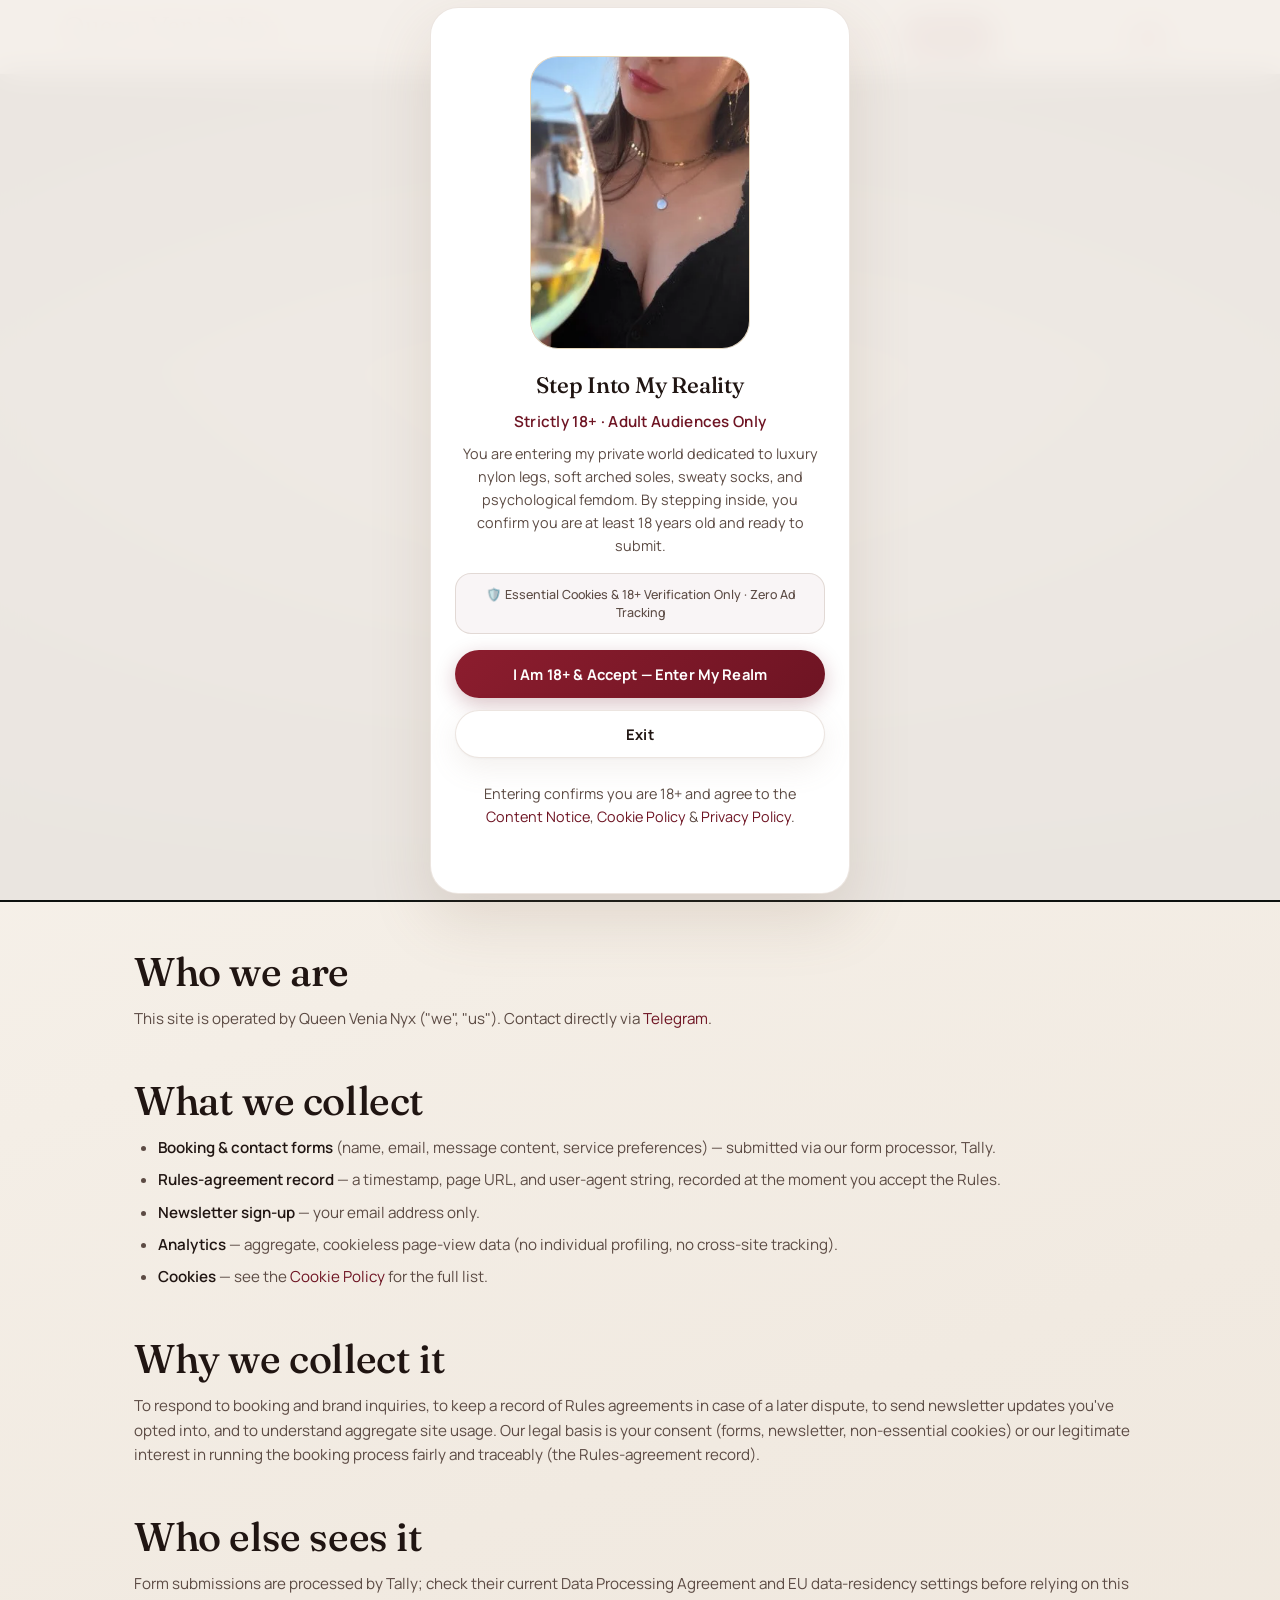
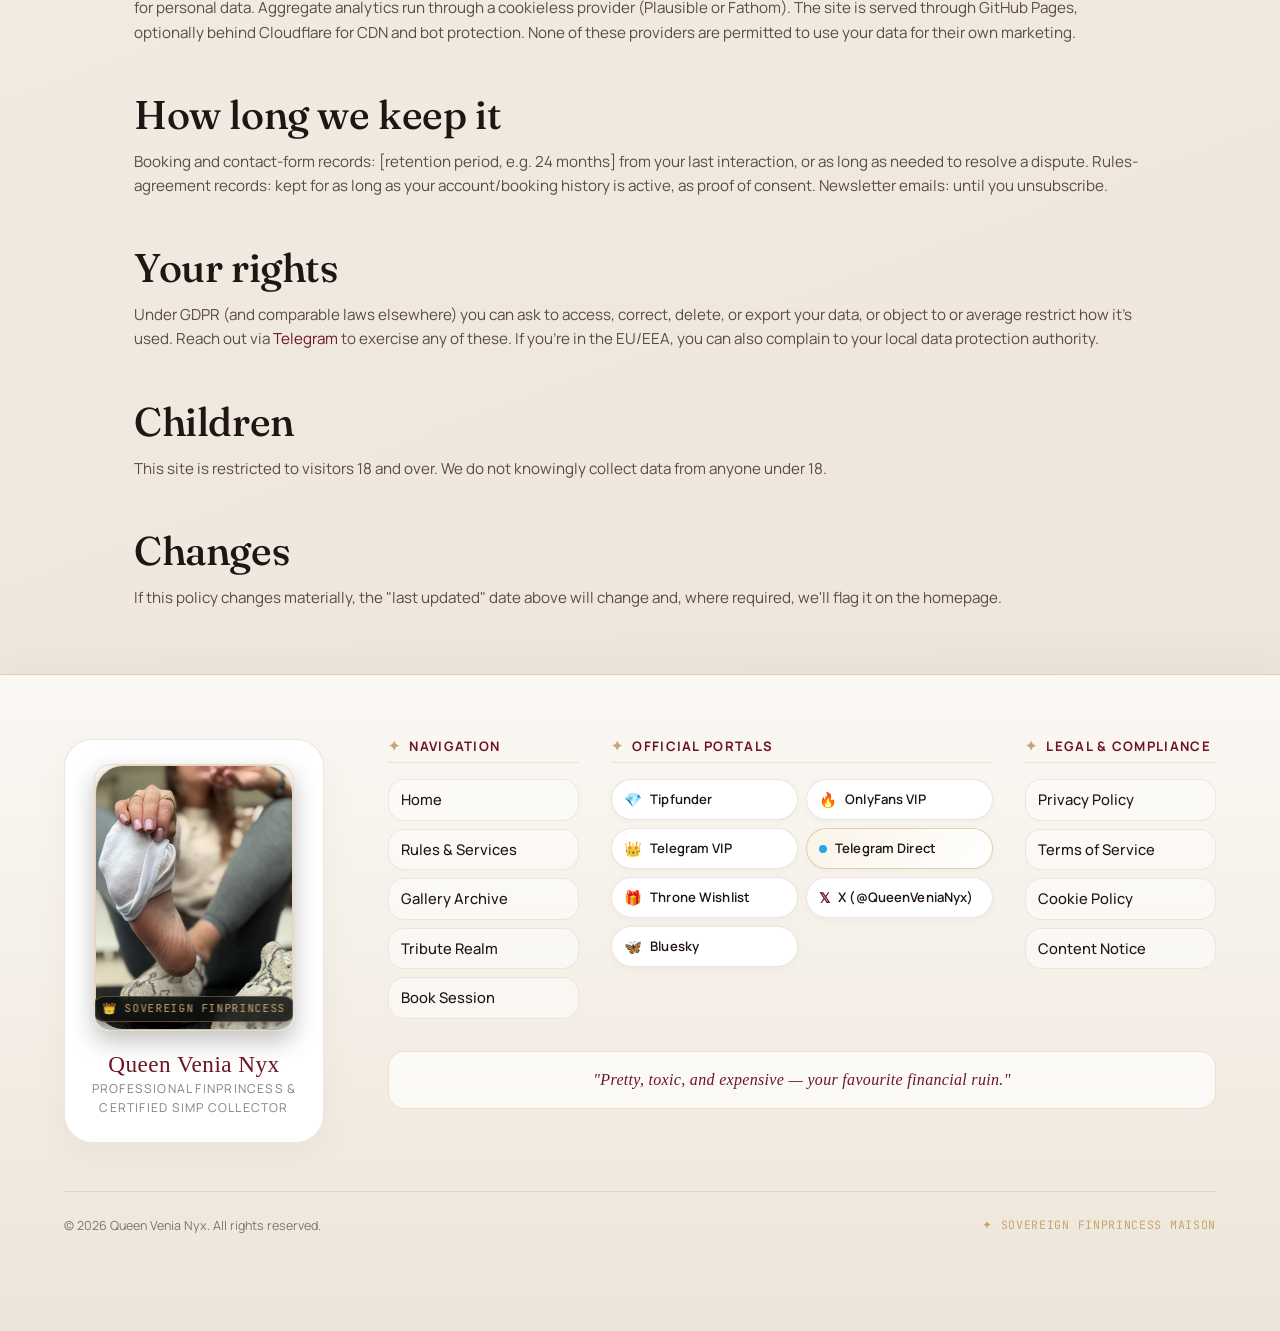
<file: privacy.html>
<!doctype html>
<html lang="en">
<head>
  <meta charset="UTF-8">
  <meta name="viewport" content="width=device-width, initial-scale=1, viewport-fit=cover">
  <title>Privacy Policy — Queen Venia Nyx</title>
  <meta name="description" content="How Queen Venia Nyx collects, uses, and protects personal data submitted through this site.">
  <link rel="canonical" href="https://www.heelsofmine.com/privacy.html">
  <meta property="og:title" content="Privacy Policy — Queen Venia Nyx">
  <meta property="og:description" content="How Queen Venia Nyx collects, uses, and protects personal data submitted through this site.">
  <meta property="og:type" content="website">
  <meta property="og:url" content="https://www.heelsofmine.com/privacy.html">
  <meta property="og:image" content="assets/img/image1.webp">
  <meta name="twitter:card" content="summary_large_image">
  <meta name="theme-color" content="#FAF6F0">
  <link rel="icon" type="image/svg+xml" href="assets/img/mark.svg">
  <link rel="apple-touch-icon" href="assets/img/mark.svg">
  <link rel="preconnect" href="https://fonts.googleapis.com">
  <link rel="preconnect" href="https://fonts.gstatic.com" crossorigin>
  <link href="https://fonts.googleapis.com/css2?family=Fraunces:ital,opsz,wght@0,9..144,400;0,9..144,500;0,9..144,600;1,9..144,500&amp;family=Manrope:wght@400;500;600;700;800&amp;family=JetBrains+Mono:wght@400;500;600&amp;display=swap" rel="stylesheet">
  <link rel="stylesheet" href="assets/css/styles.css?v=5">
  <script>
    (function(){
      try {
        var v = localStorage.getItem('vq_age_verified');
        if ((v && Date.now() < JSON.parse(v).expiry) || document.cookie.indexOf('vq_age_verified=1') !== -1) {
          document.documentElement.classList.add('age-verified');
        }
      } catch(e) {}
    })();
  </script>
</head>
<body>

  <!-- ════════════════════════════════════════════════════════════
       AGE GATE & INTEGRATED PRIVACY CONSENT
       ════════════════════════════════════════════════════════════ -->
  <div class="age-gate" id="age-gate">
    <div class="age-gate__panel">
      <div class="age-gate__logo"><div class="logo-wrapper logo-wrapper--mark" aria-label="Queen Venia Nyx logo"><img src="assets/img/image1.webp" alt="Queen Venia Nyx" style="width: 100%; height: 100%; object-fit: cover; border-radius: var(--radius-lg);" decoding="async"></div></div>
      <h2>Step Into My Reality</h2>
      <p style="color:var(--accent); font-weight:600; font-size:0.95rem; margin-bottom:var(--space-2); letter-spacing:0.02em;">Strictly 18+ &middot; Adult Audiences Only</p>
      <p style="color:var(--text-secondary); line-height:1.6; margin-bottom:var(--space-4);">You are entering my private world dedicated to luxury nylon legs, soft arched soles, sweaty socks, and psychological femdom. By stepping inside, you confirm you are at least 18 years old and ready to submit.</p>
      <div class="age-gate__consent">
        <span class="consent-pill">🛡️ Essential Cookies &amp; 18+ Verification Only &middot; Zero Ad Tracking</span>
      </div>
      <div class="age-gate__actions">
        <button class="btn btn-primary btn-block" data-age-enter type="button">I Am 18+ &amp; Accept — Enter My Realm</button>
        <button class="btn btn-ghost btn-block" data-age-exit type="button">Exit</button>
      </div>
      <p class="age-gate__meta">Entering confirms you are 18+ and agree to the <a href="content-notice.html" style="color:var(--accent);">Content Notice</a>, <a href="cookies.html" style="color:var(--accent);">Cookie Policy</a> &amp; <a href="privacy.html" style="color:var(--accent);">Privacy Policy</a>.</p>
    </div>
  </div>

  <header class="site-header">
    <a href="index.html" class="site-header__logo text-logo" aria-label="Queen Venia Nyx home">
      <span class="header-name">Queen Venia Nyx</span>
      <span class="header-motto">I control your thoughts - you cannot escape me</span>
    </a>
    <nav class="desktop-nav" aria-label="Main navigation">
      <ul>
        <li><a href="index.html">Home</a></li>
        <li><a href="rules.html">Rules & Services</a></li>
        <li><a href="gallery.html">Gallery</a></li>
        <li><a href="tribute.html">Tribute</a></li>
        <li><a href="book.html" class="btn btn-primary btn-sm">Book Me</a></li>
      </ul>
    </nav>
    <button class="menu-btn" data-nav-open type="button" aria-label="Open menu" aria-expanded="false" aria-controls="nav-drawer">
      <span></span><span></span><span></span>
    </button>
  </header>

  <div class="nav-drawer" id="nav-drawer">
    <div class="nav-drawer__panel">
      <button class="nav-drawer__close menu-btn" data-nav-close type="button" aria-label="Close menu">
        <span style="transform:translateY(6.5px) rotate(45deg);"></span>
        <span style="opacity:0;"></span>
        <span style="transform:translateY(-6.5px) rotate(-45deg);"></span>
      </button>
      <div class="nav-drawer__logo">
        <div class="logo-wrapper logo-wrapper--nav" aria-label="Queen Venia Nyx logo"><img src="assets/img/image2.webp" alt="Queen Venia Nyx" style="width: 100%; height: 100%; object-fit: cover; border-radius: var(--radius-lg);" decoding="async"></div>
      </div>
      <nav aria-label="Main">
        <ul>
          <li><a href="index.html">Home</a></li>
          <li><a href="rules.html">Rules & Services</a></li>
          <li><a href="gallery.html">Gallery</a></li>
          <li><a href="tribute.html">Tribute</a></li>
          <li><a href="book.html">Book Me</a></li>
        </ul>
      </nav>
                  <div class="nav-drawer__foot">
        <p><a href="https://www.tipfunder.com/Venianyx" target="_blank" rel="noopener">Tipfunder (Direct Tribute)</a></p>
        <p><a href="https://onlyfans.com/venianyx" target="_blank" rel="noopener">OnlyFans VIP</a></p>
        <p><a href="https://t.me/+jfqwM9d-LgtiMGI6" target="_blank" rel="noopener">Telegram VIP Group</a></p>
        <p><a href="https://t.me/venianyx" target="_blank" rel="noopener">Telegram Direct</a></p>
        <p><a href="https://throne.com/venianyx" target="_blank" rel="noopener">Throne Wishlist</a></p>
        <p><a href="https://x.com/QueenVeniaNyx" target="_blank" rel="noopener">X (@QueenVeniaNyx)</a></p>
        <p><a href="https://bsky.app/profile/venianyx.bsky.social" target="_blank" rel="noopener">Bluesky</a></p>
      </div>
    </div>
  </div>
  <main>

    <section class="page-head has-video-bg sheen">
      <div class="hero-video-container" aria-hidden="true">
        <video class="hero-video-bg is-active" autoplay muted playsinline loop preload="auto">
          <source src="assets/video/video6.mp4" type="video/mp4">
        </video>
        <video class="hero-video-bg is-idle" muted playsinline preload="auto"></video>
      </div>
      <div class="hero-video-overlay"></div>
      <div class="container hero-content">
      <p class="eyebrow" style="justify-content:center;">Legal</p>
      <h1>Privacy Policy</h1>
        </div>
    </section>

    <section class="container prose">

      <h2>Who we are</h2>
      <p>This site is operated by Queen Venia Nyx ("we", "us"). Contact directly via <a href="https://t.me/venianyx" target="_blank" rel="noopener" style="color:var(--accent);">Telegram</a>.</p>

      <h2>What we collect</h2>
      <ul>
        <li><strong>Booking &amp; contact forms</strong> (name, email, message content, service preferences) — submitted via our form processor, Tally.</li>
        <li><strong>Rules-agreement record</strong> — a timestamp, page URL, and user-agent string, recorded at the moment you accept the Rules.</li>
        <li><strong>Newsletter sign-up</strong> — your email address only.</li>
        <li><strong>Analytics</strong> — aggregate, cookieless page-view data (no individual profiling, no cross-site tracking).</li>
        <li><strong>Cookies</strong> — see the <a href="cookies.html" style="color:var(--accent);">Cookie Policy</a> for the full list.</li>
      </ul>

      <h2>Why we collect it</h2>
      <p>To respond to booking and brand inquiries, to keep a record of Rules agreements in case of a later dispute, to send newsletter updates you've opted into, and to understand aggregate site usage. Our legal basis is your consent (forms, newsletter, non-essential cookies) or our legitimate interest in running the booking process fairly and traceably (the Rules-agreement record).</p>

      <h2>Who else sees it</h2>
      <p>Form submissions are processed by Tally; check their current Data Processing Agreement and EU data-residency settings before relying on this for personal data. Aggregate analytics run through a cookieless provider (Plausible or Fathom). The site is served through GitHub Pages, optionally behind Cloudflare for CDN and bot protection. None of these providers are permitted to use your data for their own marketing.</p>

      <h2>How long we keep it</h2>
      <p>Booking and contact-form records: [retention period, e.g. 24 months] from your last interaction, or as long as needed to resolve a dispute. Rules-agreement records: kept for as long as your account/booking history is active, as proof of consent. Newsletter emails: until you unsubscribe.</p>

      <h2>Your rights</h2>
      <p>Under GDPR (and comparable laws elsewhere) you can ask to access, correct, delete, or export your data, or object to or average restrict how it's used. Reach out via <a href="https://t.me/venianyx" target="_blank" rel="noopener" style="color:var(--accent);">Telegram</a> to exercise any of these. If you're in the EU/EEA, you can also complain to your local data protection authority.</p>

      <h2>Children</h2>
      <p>This site is restricted to visitors 18 and over. We do not knowingly collect data from anyone under 18.</p>

      <h2>Changes</h2>
      <p>If this policy changes materially, the "last updated" date above will change and, where required, we'll flag it on the homepage.</p>
    </section>

  </main>

  <footer class="site-footer">
    <div class="container-wide">
      <div class="site-footer__inner">
        
        <!-- Left Brand Showcase Card -->
        <div class="site-footer__brand-card">
          <div class="logo-wrapper logo-wrapper--footer" aria-label="Queen Venia Nyx portrait">
            <img src="assets/img/image8.webp" alt="Queen Venia Nyx" loading="lazy" decoding="async">
            <div class="footer-brand__badge">👑 Queen Venia Nyx</div>
          </div>
          <div class="footer-brand__meta">
            <h3 class="footer-brand__name">Queen Venia Nyx</h3>
            <p class="footer-brand__subtitle">Men have been funding my lifestyle since 2025 · Findom, Chastity, Sissies, Cucks, Humiliation &amp; CBT</p>
          </div>
        </div>

        <!-- Right Content Columns -->
        <div class="site-footer__content">
          <div class="site-footer__grid">
            
            <!-- Col 1: Pages -->
            <div class="footer-col">
              <h4 class="footer-col__title"><span class="gold-symbol">✦</span> Navigation</h4>
              <ul class="footer-links">
                <li><a href="index.html"><span>Home</span> <span class="link-arrow">→</span></a></li>
                <li><a href="rules.html"><span>Rules &amp; Services</span> <span class="link-arrow">→</span></a></li>
                <li><a href="gallery.html"><span>Gallery Archive</span> <span class="link-arrow">→</span></a></li>
                <li><a href="tribute.html"><span>Tribute Realm</span> <span class="link-arrow">→</span></a></li>
                <li><a href="book.html"><span>Book Session</span> <span class="link-arrow">→</span></a></li>
              </ul>
            </div>

                        <!-- Col 2: Official Portals & Tribute -->
            <div class="footer-col footer-col--wide">
              <h4 class="footer-col__title"><span class="gold-symbol">✦</span> Official Portals</h4>
                            <div class="footer-social-grid">
                <a href="https://www.tipfunder.com/Venianyx" target="_blank" rel="noopener" class="footer-social-pill">
                  <span class="pill-icon">💎</span>
                  <span class="pill-name">Tipfunder</span>
                </a>
                <a href="https://onlyfans.com/venianyx" target="_blank" rel="noopener" class="footer-social-pill">
                  <span class="pill-icon">🔥</span>
                  <span class="pill-name">OnlyFans VIP</span>
                </a>
                <a href="https://t.me/+jfqwM9d-LgtiMGI6" target="_blank" rel="noopener" class="footer-social-pill">
                  <span class="pill-icon">👑</span>
                  <span class="pill-name">Telegram VIP</span>
                </a>
                <a href="https://t.me/venianyx" target="_blank" rel="noopener" class="footer-social-pill footer-social-pill--vip">
                  <span class="pill-dot"></span>
                  <span class="pill-name">Telegram Direct</span>
                </a>
                <a href="https://throne.com/venianyx" target="_blank" rel="noopener" class="footer-social-pill">
                  <span class="pill-icon">🎁</span>
                  <span class="pill-name">Throne Wishlist</span>
                </a>
                <a href="https://x.com/QueenVeniaNyx" target="_blank" rel="noopener" class="footer-social-pill">
                  <span class="pill-icon">𝕏</span>
                  <span class="pill-name">X (@QueenVeniaNyx)</span>
                </a>
                <a href="https://bsky.app/profile/venianyx.bsky.social" target="_blank" rel="noopener" class="footer-social-pill">
                  <span class="pill-icon">🦋</span>
                  <span class="pill-name">Bluesky</span>
                </a>
              </div>
            </div>

            <!-- Col 3: Legal -->
            <div class="footer-col">
              <h4 class="footer-col__title"><span class="gold-symbol">✦</span> Legal &amp; Compliance</h4>
              <ul class="footer-links">
                <li><a href="privacy.html"><span>Privacy Policy</span> <span class="link-arrow">→</span></a></li>
                <li><a href="terms.html"><span>Terms of Service</span> <span class="link-arrow">→</span></a></li>
                <li><a href="cookies.html"><span>Cookie Policy</span> <span class="link-arrow">→</span></a></li>
                <li><a href="content-notice.html"><span>Content Notice</span> <span class="link-arrow">→</span></a></li>
              </ul>
            </div>

          </div>

          <!-- Tagline Box -->
          <div class="footer-quote-box">
            <p class="footer-tagline">"Pretty, toxic, and expensive — your favourite financial ruin."</p>
          </div>

        </div>

      </div>

      <!-- Bottom Bar -->
      <div class="site-footer__bottom">
        <span>&copy; <span data-year></span> Queen Venia Nyx. All rights reserved.</span>
        <span class="footer-bottom__badge">✦ Queen Venia Nyx Maison</span>
      </div>
    </div>
  </footer>

      <div class="mobile-bar">
    <a class="btn btn-ghost" href="https://www.tipfunder.com/Venianyx" target="_blank" rel="noopener">Tipfunder</a>
    <a class="btn btn-ghost" href="https://t.me/venianyx" target="_blank" rel="noopener">Telegram</a>
    <a class="btn btn-ghost" href="https://x.com/QueenVeniaNyx" target="_blank" rel="noopener">X (@QueenVeniaNyx)</a>
    <a class="btn btn-primary" href="book.html">Book Me</a>
  </div>

  
  <script src="assets/js/i18n.js"></script>
  <script src="assets/js/main.js?v=4"></script>
</body>
</html>
</file>
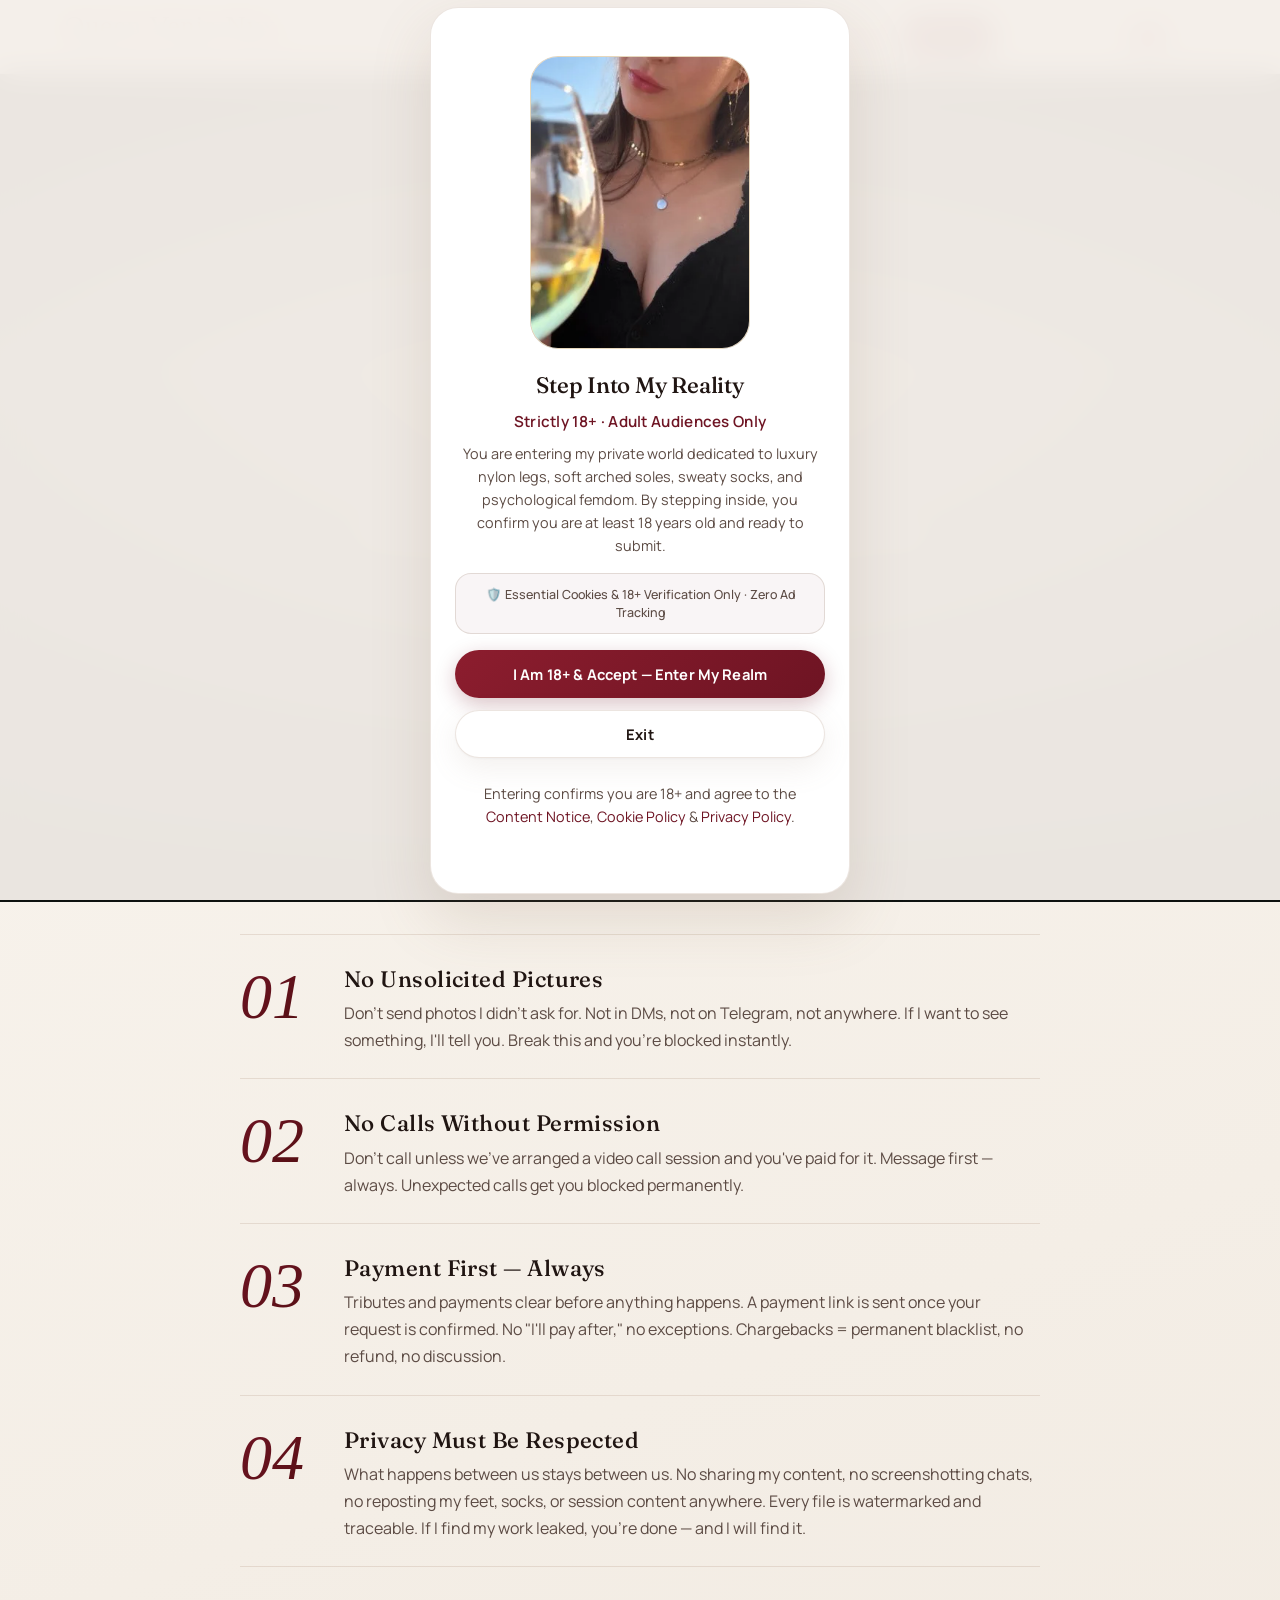
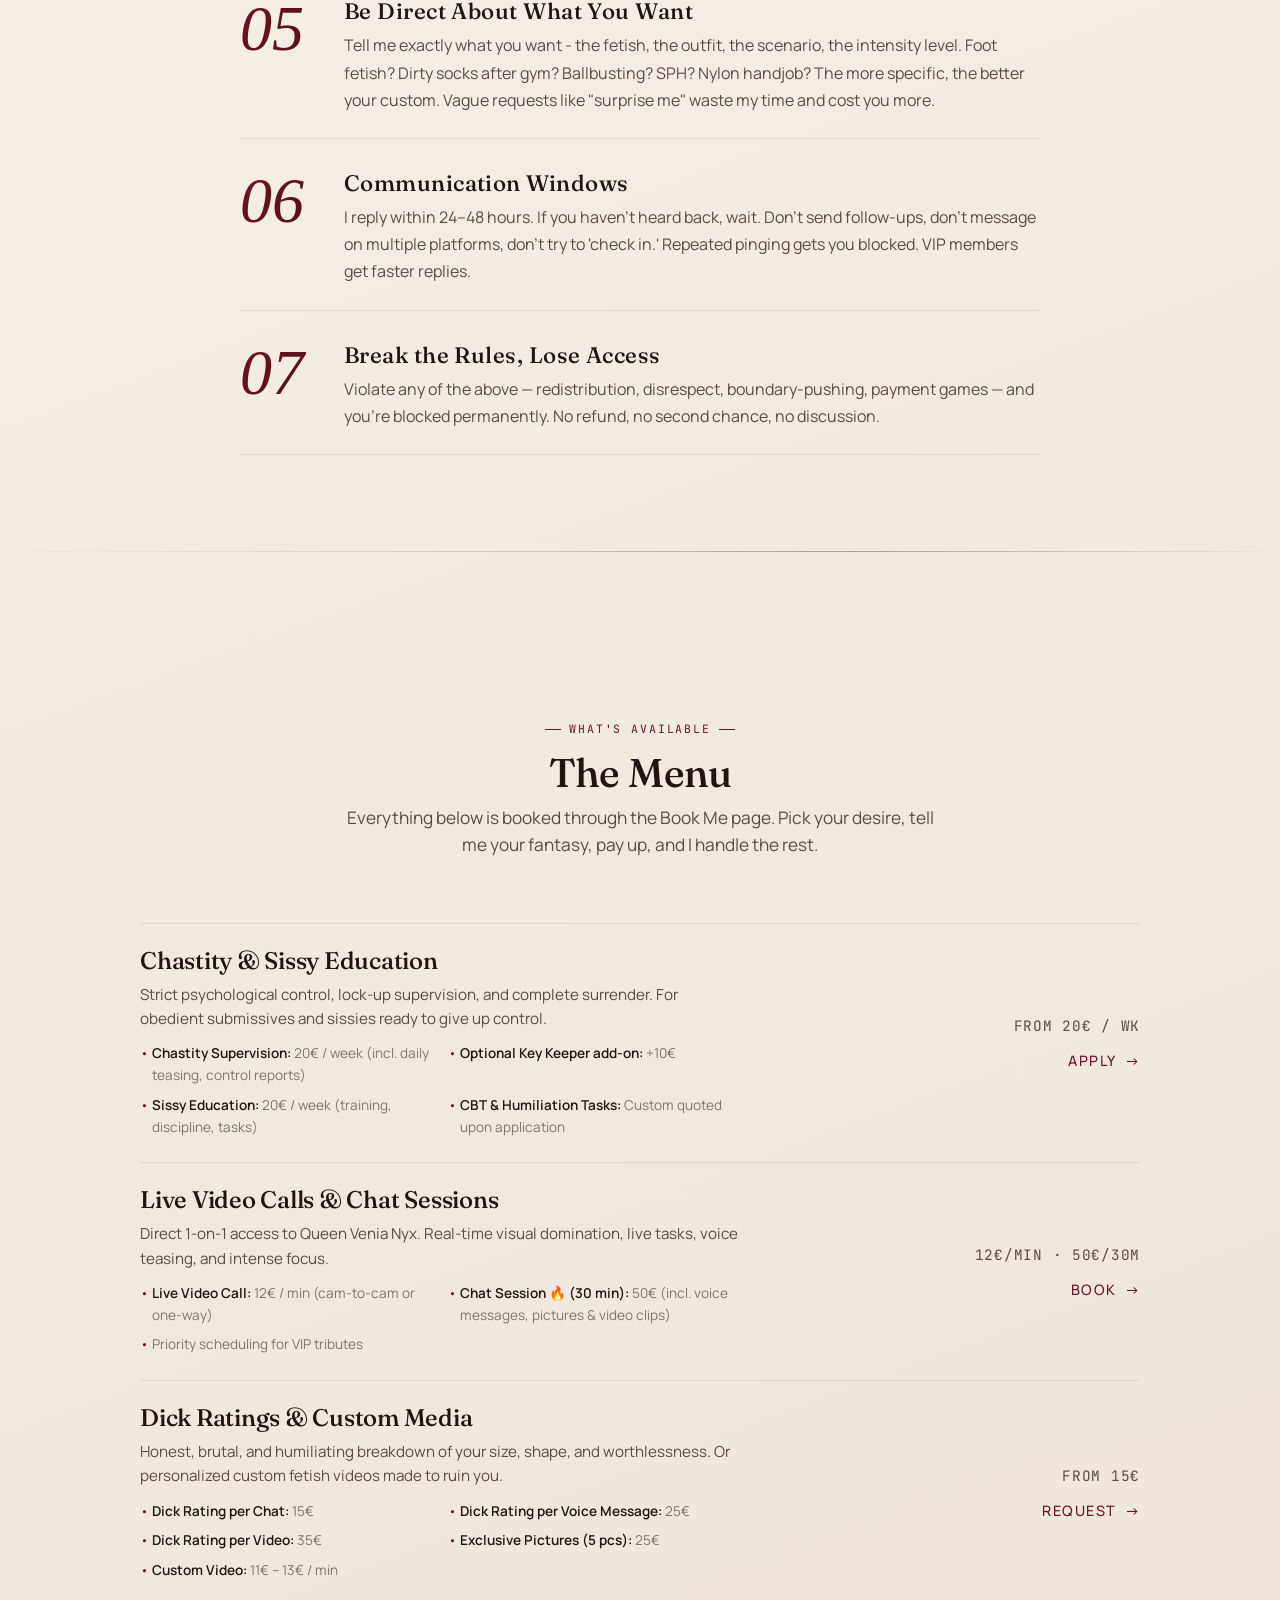
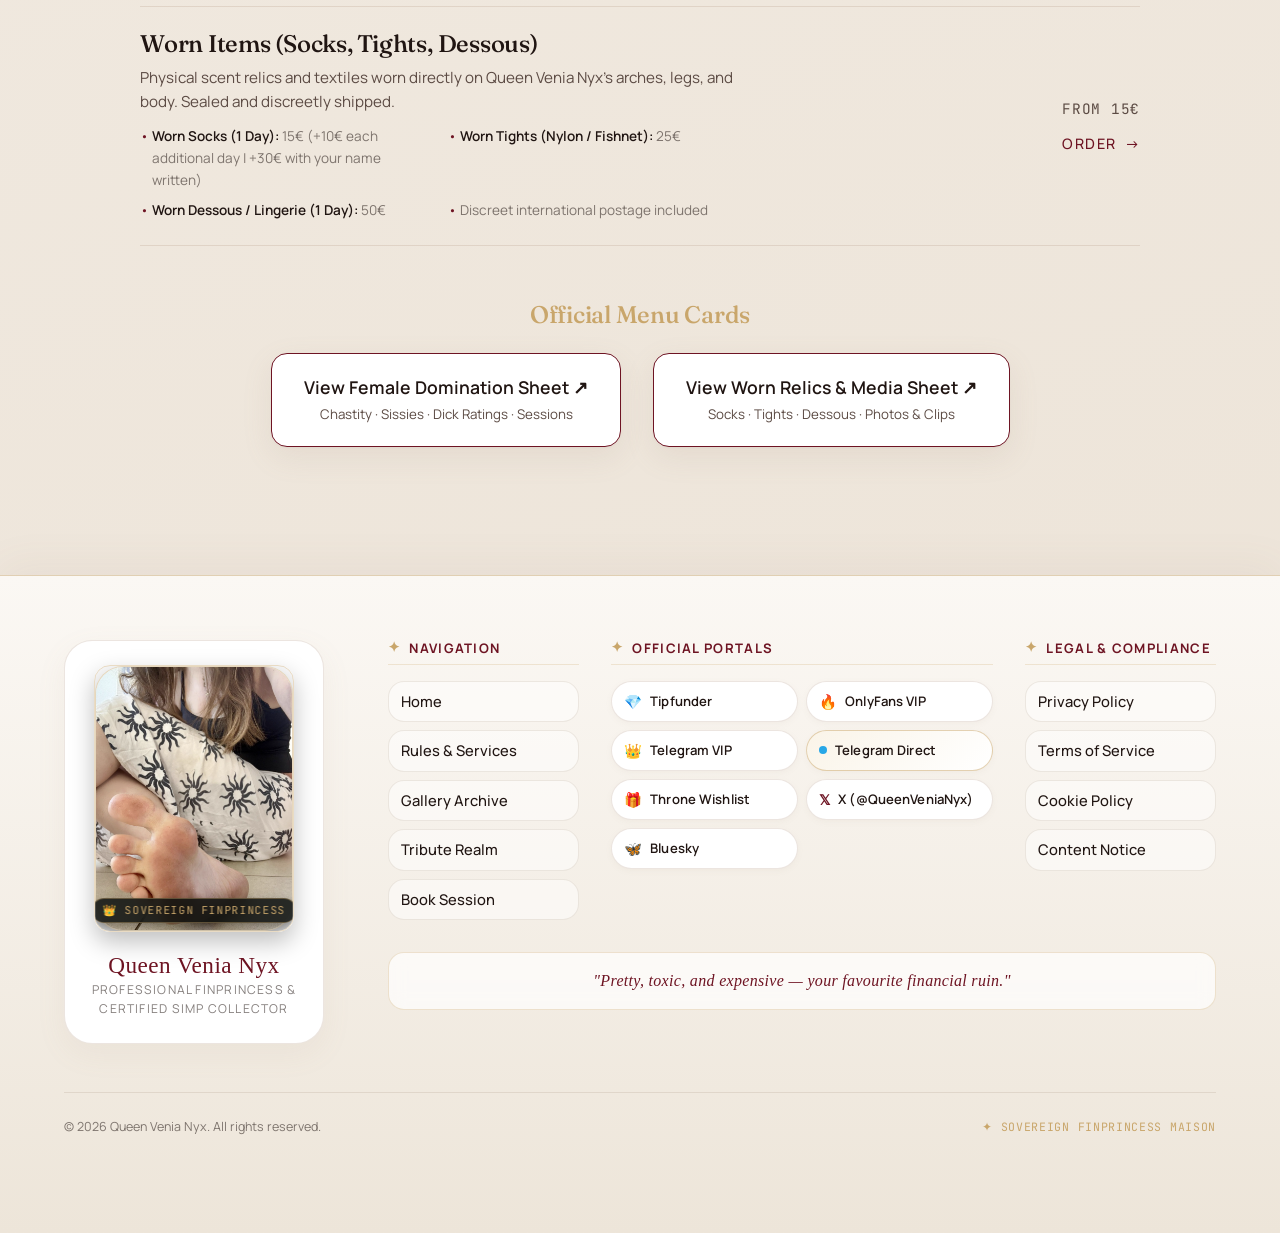
<file: rules.html>
<!DOCTYPE html>
<html lang="en">
<head>
  <meta charset="UTF-8">
  <meta name="viewport" content="width=device-width, initial-scale=1.0, viewport-fit=cover">
  <title>Rules & Services — Queen Venia Nyx</title>
  <meta name="description" content="The rules every sub reads before serving. Booking details for custom videos, domination sessions, worn items, video calls, and exclusive foot fetish content.">
  <meta name="theme-color" content="#FAF6F0">
  <link rel="icon" type="image/svg+xml" href="assets/img/mark.svg">
  <link rel="canonical" href="https://www.heelsofmine.com/rules.html">
  <meta property="og:title" content="Queen Venia Nyx - Rules & Services">
  <meta property="og:description" content="The rules every sub reads before serving. Booking details for custom videos, domination sessions, worn items, video calls, and exclusive foot fetish content.">
  <meta property="og:type" content="website">
  <meta property="og:url" content="https://www.heelsofmine.com/rules.html">
  <meta property="og:image" content="assets/img/image1.webp">
  <meta name="twitter:card" content="summary_large_image">
  
  <link rel="preconnect" href="https://fonts.googleapis.com">
  <link rel="preconnect" href="https://fonts.gstatic.com" crossorigin>
  <link href="https://fonts.googleapis.com/css2?family=Fraunces:ital,opsz,wght@0,9..144,400;0,9..144,500;0,9..144,600;1,9..144,500&family=Manrope:wght@400;500;600;700;800&family=JetBrains+Mono:wght@400;500;600&display=swap" rel="stylesheet">
  <link rel="stylesheet" href="assets/css/styles.css?v=5">
  <script>
    (function(){
      try {
        var v = localStorage.getItem('vq_age_verified');
        if ((v && Date.now() < JSON.parse(v).expiry) || document.cookie.indexOf('vq_age_verified=1') !== -1) {
          document.documentElement.classList.add('age-verified');
        }
      } catch(e) {}
    })();
  </script>
</head>
<body>

  <!-- ════════════════════════════════════════════════════════════
       AGE GATE & INTEGRATED PRIVACY CONSENT
       ════════════════════════════════════════════════════════════ -->
  <div class="age-gate" id="age-gate">
    <div class="age-gate__panel">
      <div class="age-gate__logo"><div class="logo-wrapper logo-wrapper--mark" aria-label="Queen Venia Nyx logo"><img src="assets/img/image1.webp" alt="Queen Venia Nyx" style="width: 100%; height: 100%; object-fit: cover; border-radius: var(--radius-lg);" decoding="async"></div></div>
      <h2>Step Into My Reality</h2>
      <p style="color:var(--accent); font-weight:600; font-size:0.95rem; margin-bottom:var(--space-2); letter-spacing:0.02em;">Strictly 18+ &middot; Adult Audiences Only</p>
      <p style="color:var(--text-secondary); line-height:1.6; margin-bottom:var(--space-4);">You are entering my private world dedicated to luxury nylon legs, soft arched soles, sweaty socks, and psychological femdom. By stepping inside, you confirm you are at least 18 years old and ready to submit.</p>
      <div class="age-gate__consent">
        <span class="consent-pill">🛡️ Essential Cookies &amp; 18+ Verification Only &middot; Zero Ad Tracking</span>
      </div>
      <div class="age-gate__actions">
        <button class="btn btn-primary btn-block" data-age-enter type="button">I Am 18+ &amp; Accept — Enter My Realm</button>
        <button class="btn btn-ghost btn-block" data-age-exit type="button">Exit</button>
      </div>
      <p class="age-gate__meta">Entering confirms you are 18+ and agree to the <a href="content-notice.html" style="color:var(--accent);">Content Notice</a>, <a href="cookies.html" style="color:var(--accent);">Cookie Policy</a> &amp; <a href="privacy.html" style="color:var(--accent);">Privacy Policy</a>.</p>
    </div>
  </div>

  <header class="site-header">
    <a href="index.html" class="site-header__logo text-logo" aria-label="Queen Venia Nyx home">
      <span class="header-name">Queen Venia Nyx</span>
      <span class="header-motto">I control your thoughts - you cannot escape me</span>
    </a>
    <nav class="desktop-nav" aria-label="Main navigation">
      <ul>
        <li><a href="index.html">Home</a></li>
        <li><a href="rules.html" class="is-active">Rules & Services</a></li>
        <li><a href="gallery.html">Gallery</a></li>
        <li><a href="tribute.html">Tribute</a></li>
        <li><a href="book.html" class="btn btn-primary btn-sm">Book Me</a></li>
      </ul>
    </nav>
    <button class="menu-btn" data-nav-open type="button" aria-label="Open menu" aria-expanded="false" aria-controls="nav-drawer">
      <span></span><span></span><span></span>
    </button>
  </header>

  <div class="nav-drawer" id="nav-drawer">
    <div class="nav-drawer__panel">
      <button class="nav-drawer__close menu-btn" data-nav-close type="button" aria-label="Close menu">
        <span style="transform:translateY(6.5px) rotate(45deg);"></span>
        <span style="opacity:0;"></span>
        <span style="transform:translateY(-6.5px) rotate(-45deg);"></span>
      </button>
      <div class="nav-drawer__logo">
        <div class="logo-wrapper logo-wrapper--nav" aria-label="Queen Venia Nyx logo"><img src="assets/img/image2.webp" alt="Queen Venia Nyx" style="width: 100%; height: 100%; object-fit: cover; border-radius: var(--radius-lg);" decoding="async"></div>
      </div>
      <nav aria-label="Main">
        <ul>
          <li><a href="index.html">Home</a></li>
          <li><a href="rules.html">Rules & Services</a></li>
          <li><a href="gallery.html">Gallery</a></li>
          <li><a href="tribute.html">Tribute</a></li>
          <li><a href="book.html">Book Me</a></li>
        </ul>
      </nav>
                  <div class="nav-drawer__foot">
        <p><a href="https://www.tipfunder.com/Venianyx" target="_blank" rel="noopener">Tipfunder (Direct Tribute)</a></p>
        <p><a href="https://onlyfans.com/venianyx" target="_blank" rel="noopener">OnlyFans VIP</a></p>
        <p><a href="https://t.me/+jfqwM9d-LgtiMGI6" target="_blank" rel="noopener">Telegram VIP Group</a></p>
        <p><a href="https://t.me/venianyx" target="_blank" rel="noopener">Telegram Direct</a></p>
        <p><a href="https://throne.com/venianyx" target="_blank" rel="noopener">Throne Wishlist</a></p>
        <p><a href="https://x.com/QueenVeniaNyx" target="_blank" rel="noopener">X (@QueenVeniaNyx)</a></p>
        <p><a href="https://bsky.app/profile/venianyx.bsky.social" target="_blank" rel="noopener">Bluesky</a></p>
      </div>
    </div>
  </div>

  <main>
    <section class="page-head has-video-bg sheen">
      <div class="hero-video-container" aria-hidden="true">
        <video class="hero-video-bg is-active" autoplay muted playsinline loop preload="auto">
          <source src="assets/video/video2.mp4" type="video/mp4">
        </video>
        <video class="hero-video-bg is-idle" muted playsinline preload="auto"></video>
      </div>
      <div class="hero-video-overlay"></div>
      <div class="container hero-content">
      <p class="eyebrow" style="justify-content:center;">Read Before Anything</p>
      <h1>The Rules</h1>
      <p class="lede" style="margin-inline:auto;">These are my terms. Not a suggestion — a requirement. Read once, obey always, or leave.</p>
        </div>
    </section>

        <section class="container">
      <div class="rules-editorial">
        <div class="rule-item">
          <div class="rule-number">01</div>
          <div class="rule-content">
            <h3>No Unsolicited Pictures</h3>
            <p>Don't send photos I didn't ask for. Not in DMs, not on Telegram, not anywhere. If I want to see something, I'll tell you. Break this and you're blocked instantly.</p>
          </div>
        </div>
        <div class="rule-item">
          <div class="rule-number">02</div>
          <div class="rule-content">
            <h3>No Calls Without Permission</h3>
            <p>Don't call unless we've arranged a video call session and you've paid for it. Message first — always. Unexpected calls get you blocked permanently.</p>
          </div>
        </div>
        <div class="rule-item">
          <div class="rule-number">03</div>
          <div class="rule-content">
            <h3>Payment First — Always</h3>
            <p>Tributes and payments clear before anything happens. A payment link is sent once your request is confirmed. No "I'll pay after," no exceptions. Chargebacks = permanent blacklist, no refund, no discussion.</p>
          </div>
        </div>
        <div class="rule-item">
          <div class="rule-number">04</div>
          <div class="rule-content">
            <h3>Privacy Must Be Respected</h3>
            <p>What happens between us stays between us. No sharing my content, no screenshotting chats, no reposting my feet, socks, or session content anywhere. Every file is watermarked and traceable. If I find my work leaked, you're done — and I will find it.</p>
          </div>
        </div>
        <div class="rule-item">
          <div class="rule-number">05</div>
          <div class="rule-content">
            <h3>Be Direct About What You Want</h3>
            <p>Tell me exactly what you want - the fetish, the outfit, the scenario, the intensity level. Foot fetish? Dirty socks after gym? Ballbusting? SPH? Nylon handjob? The more specific, the better your custom. Vague requests like "surprise me" waste my time and cost you more.</p>
          </div>
        </div>
        <div class="rule-item">
          <div class="rule-number">06</div>
          <div class="rule-content">
            <h3>Communication Windows</h3>
            <p>I reply within 24–48 hours. If you haven't heard back, wait. Don't send follow-ups, don't message on multiple platforms, don't try to 'check in.' Repeated pinging gets you blocked. VIP members get faster replies.</p>
          </div>
        </div>
        <div class="rule-item">
          <div class="rule-number">07</div>
          <div class="rule-content">
            <h3>Break the Rules, Lose Access</h3>
            <p>Violate any of the above — redistribution, disrespect, boundary-pushing, payment games — and you're blocked permanently. No refund, no second chance, no discussion.</p>
          </div>
        </div>
      </div>
    </section>

    <hr class="section-divider" style="margin: 6rem 0;">

    <section class="section container" data-animate>
      <div class="section-head" style="margin-bottom: 4rem;">
        <p class="eyebrow" style="justify-content:center;">What's Available</p>
        <h2>The Menu</h2>
        <p class="lede" style="margin-inline:auto; max-width: 600px;">Everything below is booked through the Book Me page. Pick your desire, tell me your fantasy, pay up, and I handle the rest.</p>
      </div>
      
            <div class="service-menu">
        <!-- 1. Chastity & Sissy Education -->
        <div class="service-menu-item">
          <div class="service-menu-main">
            <h3>Chastity &amp; Sissy Education</h3>
            <p>Strict psychological control, lock-up supervision, and complete surrender. For obedient submissives and sissies ready to give up control.</p>
            <ul class="service-details">
              <li><strong>Chastity Supervision:</strong> 20€ / week (incl. daily teasing, control reports)</li>
              <li><strong>Optional Key Keeper add-on:</strong> +10€</li>
              <li><strong>Sissy Education:</strong> 20€ / week (training, discipline, tasks)</li>
              <li><strong>CBT &amp; Humiliation Tasks:</strong> Custom quoted upon application</li>
            </ul>
          </div>
          <div class="service-menu-action">
            <span class="price">From 20€ / wk</span>
            <a href="book.html" class="link-arrow">Apply <span>&rarr;</span></a>
          </div>
        </div>
        
        <!-- 2. Live Calls & Sessions -->
        <div class="service-menu-item">
          <div class="service-menu-main">
            <h3>Live Video Calls &amp; Chat Sessions</h3>
            <p>Direct 1-on-1 access to Queen Venia Nyx. Real-time visual domination, live tasks, voice teasing, and intense focus.</p>
            <ul class="service-details">
              <li><strong>Live Video Call:</strong> 12€ / min (cam-to-cam or one-way)</li>
              <li><strong>Chat Session 🔥 (30 min):</strong> 50€ (incl. voice messages, pictures &amp; video clips)</li>
              <li>Priority scheduling for VIP tributes</li>
            </ul>
          </div>
          <div class="service-menu-action">
            <span class="price">12€/min · 50€/30m</span>
            <a href="book.html" class="link-arrow">Book <span>&rarr;</span></a>
          </div>
        </div>

        <!-- 3. Dick Ratings & Media -->
        <div class="service-menu-item">
          <div class="service-menu-main">
            <h3>Dick Ratings &amp; Custom Media</h3>
            <p>Honest, brutal, and humiliating breakdown of your size, shape, and worthlessness. Or personalized custom fetish videos made to ruin you.</p>
            <ul class="service-details">
              <li><strong>Dick Rating per Chat:</strong> 15€</li>
              <li><strong>Dick Rating per Voice Message:</strong> 25€</li>
              <li><strong>Dick Rating per Video:</strong> 35€</li>
              <li><strong>Exclusive Pictures (5 pcs):</strong> 25€</li>
              <li><strong>Custom Video:</strong> 11€ – 13€ / min</li>
            </ul>
          </div>
          <div class="service-menu-action">
            <span class="price">From 15€</span>
            <a href="book.html" class="link-arrow">Request <span>&rarr;</span></a>
          </div>
        </div>
        
        <!-- 4. Worn Items & Relics -->
        <div class="service-menu-item">
          <div class="service-menu-main">
            <h3>Worn Items (Socks, Tights, Dessous)</h3>
            <p>Physical scent relics and textiles worn directly on Queen Venia Nyx's arches, legs, and body. Sealed and discreetly shipped.</p>
            <ul class="service-details">
              <li><strong>Worn Socks (1 Day):</strong> 15€ (+10€ each additional day | +30€ with your name written)</li>
              <li><strong>Worn Tights (Nylon / Fishnet):</strong> 25€</li>
              <li><strong>Worn Dessous / Lingerie (1 Day):</strong> 50€</li>
              <li>Discreet international postage included</li>
            </ul>
          </div>
          <div class="service-menu-action">
            <span class="price">From 15€</span>
            <a href="book.html" class="link-arrow">Order <span>&rarr;</span></a>
          </div>
        </div>
      </div>

      <!-- Official Price Sheets Visual Row -->
      <div style="margin-top: 3.5rem; text-align: center;">
        <h3 style="font-family: var(--font-display); font-size: 1.5rem; color: var(--gold); margin-bottom: 1.5rem;">Official Menu Cards</h3>
        <div style="display: flex; justify-content: center; gap: 2rem; flex-wrap: wrap;">
          <a href="assets/img/menu_femdom.png" target="_blank" class="card" style="display:inline-block; padding:1.2rem 2rem; text-decoration:none; border:1px solid var(--accent); border-radius:var(--radius-md);">
            <strong style="display:block; font-size:1.1rem; color:var(--text-primary);">View Female Domination Sheet ↗</strong>
            <small style="color:var(--text-secondary);">Chastity · Sissies · Dick Ratings · Sessions</small>
          </a>
          <a href="assets/img/menu_general.png" target="_blank" class="card" style="display:inline-block; padding:1.2rem 2rem; text-decoration:none; border:1px solid var(--accent); border-radius:var(--radius-md);">
            <strong style="display:block; font-size:1.1rem; color:var(--text-primary);">View Worn Relics &amp; Media Sheet ↗</strong>
            <small style="color:var(--text-secondary);">Socks · Tights · Dessous · Photos &amp; Clips</small>
          </a>
        </div>
      </div>
    </section>
  </main>

  <footer class="site-footer">
    <div class="container-wide">
      <div class="site-footer__inner">
        
        <!-- Left Brand Showcase Card -->
        <div class="site-footer__brand-card">
          <div class="logo-wrapper logo-wrapper--footer" aria-label="Queen Venia Nyx portrait">
            <img src="assets/img/image4.webp" alt="Queen Venia Nyx" loading="lazy" decoding="async">
            <div class="footer-brand__badge">👑 Queen Venia Nyx</div>
          </div>
          <div class="footer-brand__meta">
            <h3 class="footer-brand__name">Queen Venia Nyx</h3>
            <p class="footer-brand__subtitle">Men have been funding my lifestyle since 2025 · Findom, Chastity, Sissies, Cucks, Humiliation &amp; CBT</p>
          </div>
        </div>

        <!-- Right Content Columns -->
        <div class="site-footer__content">
          <div class="site-footer__grid">
            
            <!-- Col 1: Pages -->
            <div class="footer-col">
              <h4 class="footer-col__title"><span class="gold-symbol">✦</span> Navigation</h4>
              <ul class="footer-links">
                <li><a href="index.html"><span>Home</span> <span class="link-arrow">→</span></a></li>
                <li><a href="rules.html"><span>Rules &amp; Services</span> <span class="link-arrow">→</span></a></li>
                <li><a href="gallery.html"><span>Gallery Archive</span> <span class="link-arrow">→</span></a></li>
                <li><a href="tribute.html"><span>Tribute Realm</span> <span class="link-arrow">→</span></a></li>
                <li><a href="book.html"><span>Book Session</span> <span class="link-arrow">→</span></a></li>
              </ul>
            </div>

                        <!-- Col 2: Official Portals & Tribute -->
            <div class="footer-col footer-col--wide">
              <h4 class="footer-col__title"><span class="gold-symbol">✦</span> Official Portals</h4>
                            <div class="footer-social-grid">
                <a href="https://www.tipfunder.com/Venianyx" target="_blank" rel="noopener" class="footer-social-pill">
                  <span class="pill-icon">💎</span>
                  <span class="pill-name">Tipfunder</span>
                </a>
                <a href="https://onlyfans.com/venianyx" target="_blank" rel="noopener" class="footer-social-pill">
                  <span class="pill-icon">🔥</span>
                  <span class="pill-name">OnlyFans VIP</span>
                </a>
                <a href="https://t.me/+jfqwM9d-LgtiMGI6" target="_blank" rel="noopener" class="footer-social-pill">
                  <span class="pill-icon">👑</span>
                  <span class="pill-name">Telegram VIP</span>
                </a>
                <a href="https://t.me/venianyx" target="_blank" rel="noopener" class="footer-social-pill footer-social-pill--vip">
                  <span class="pill-dot"></span>
                  <span class="pill-name">Telegram Direct</span>
                </a>
                <a href="https://throne.com/venianyx" target="_blank" rel="noopener" class="footer-social-pill">
                  <span class="pill-icon">🎁</span>
                  <span class="pill-name">Throne Wishlist</span>
                </a>
                <a href="https://x.com/QueenVeniaNyx" target="_blank" rel="noopener" class="footer-social-pill">
                  <span class="pill-icon">𝕏</span>
                  <span class="pill-name">X (@QueenVeniaNyx)</span>
                </a>
                <a href="https://bsky.app/profile/venianyx.bsky.social" target="_blank" rel="noopener" class="footer-social-pill">
                  <span class="pill-icon">🦋</span>
                  <span class="pill-name">Bluesky</span>
                </a>
              </div>
            </div>

            <!-- Col 3: Legal -->
            <div class="footer-col">
              <h4 class="footer-col__title"><span class="gold-symbol">✦</span> Legal &amp; Compliance</h4>
              <ul class="footer-links">
                <li><a href="privacy.html"><span>Privacy Policy</span> <span class="link-arrow">→</span></a></li>
                <li><a href="terms.html"><span>Terms of Service</span> <span class="link-arrow">→</span></a></li>
                <li><a href="cookies.html"><span>Cookie Policy</span> <span class="link-arrow">→</span></a></li>
                <li><a href="content-notice.html"><span>Content Notice</span> <span class="link-arrow">→</span></a></li>
              </ul>
            </div>

          </div>

          <!-- Tagline Box -->
          <div class="footer-quote-box">
            <p class="footer-tagline">"Pretty, toxic, and expensive — your favourite financial ruin."</p>
          </div>

        </div>

      </div>

      <!-- Bottom Bar -->
      <div class="site-footer__bottom">
        <span>&copy; <span data-year></span> Queen Venia Nyx. All rights reserved.</span>
        <span class="footer-bottom__badge">✦ Queen Venia Nyx Maison</span>
      </div>
    </div>
  </footer>

      <div class="mobile-bar">
    <a class="btn btn-ghost" href="https://www.tipfunder.com/Venianyx" target="_blank" rel="noopener">Tipfunder</a>
    <a class="btn btn-ghost" href="https://t.me/venianyx" target="_blank" rel="noopener">Telegram</a>
    <a class="btn btn-ghost" href="https://x.com/QueenVeniaNyx" target="_blank" rel="noopener">X (@QueenVeniaNyx)</a>
    <a class="btn btn-primary" href="book.html">Book Me</a>
  </div>

  
  <script src="assets/js/i18n.js"></script>
  <script src="assets/js/main.js?v=4"></script>
</body>
</html>
</file>
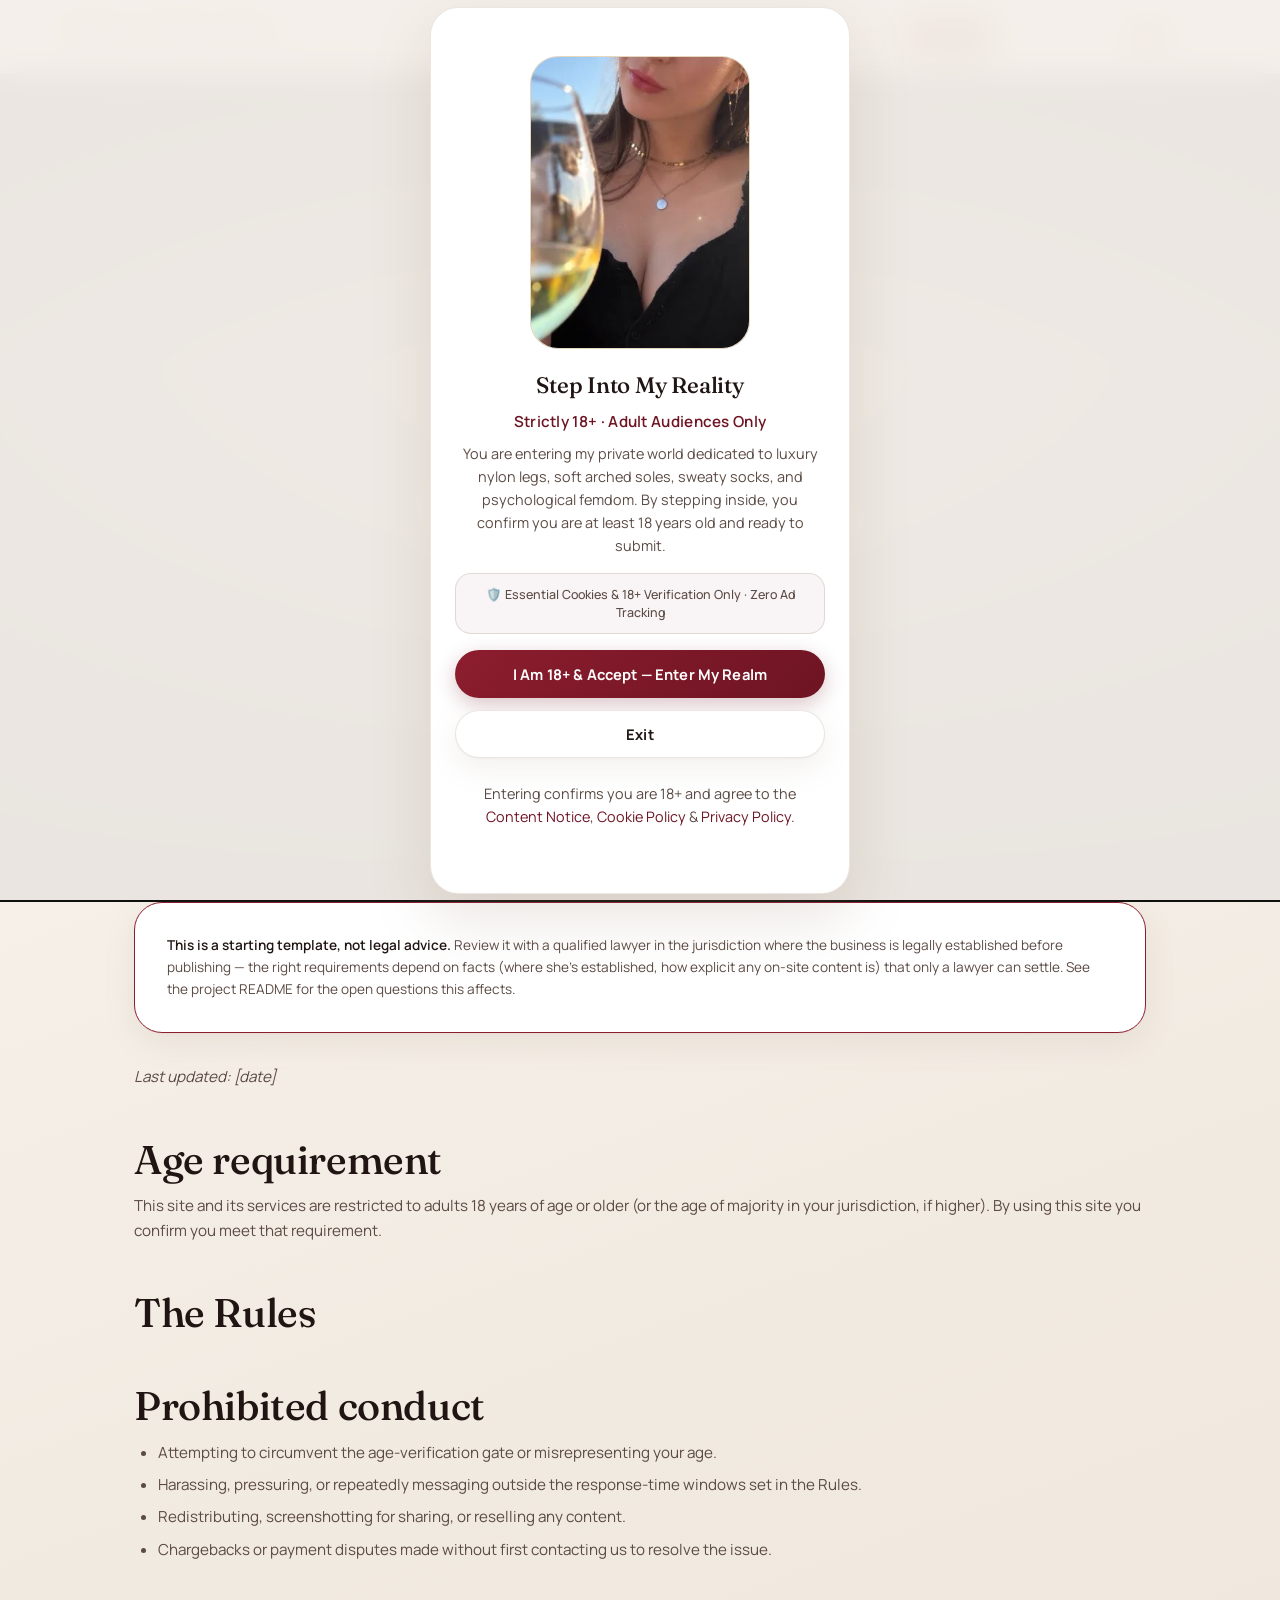
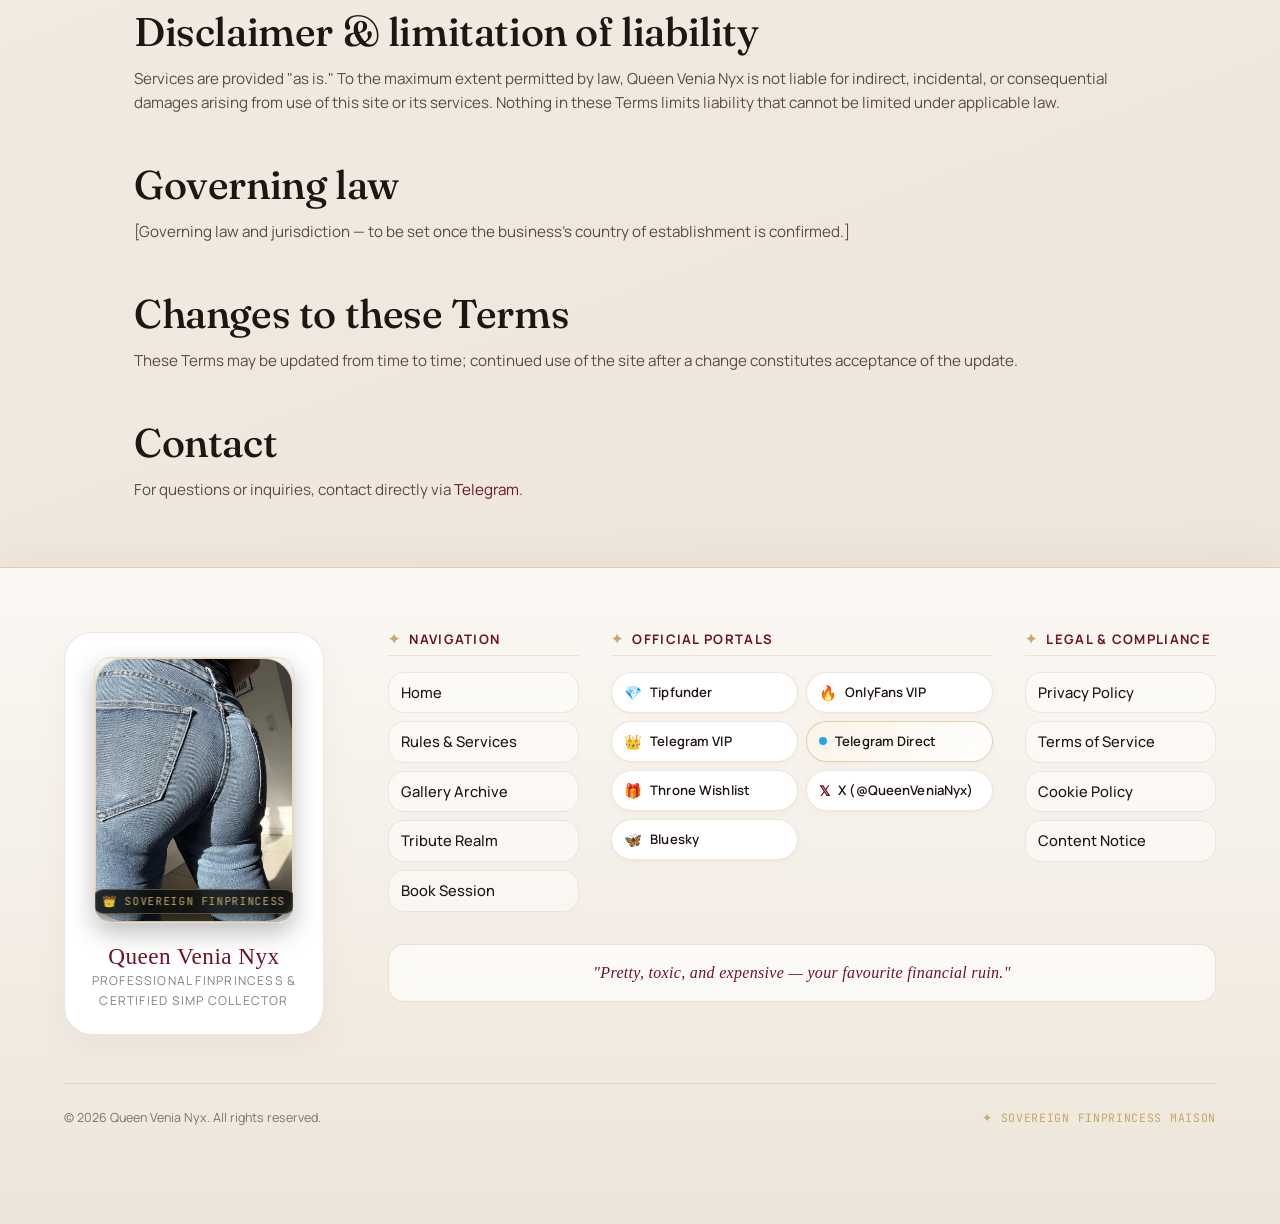
<file: terms.html>
<!doctype html>
<html lang="en">
<head>
  <meta charset="UTF-8">
  <meta name="viewport" content="width=device-width, initial-scale=1, viewport-fit=cover">
  <title>Terms of Service — Queen Venia Nyx</title>
  <meta name="description" content="The terms governing use of this site and any booking made through it, including content-usage and payment terms.">
  <link rel="canonical" href="https://www.heelsofmine.com/terms.html">
  <meta property="og:title" content="Terms of Service — Queen Venia Nyx">
  <meta property="og:description" content="The terms governing use of this site and any booking made through it, including content-usage and payment terms.">
  <meta property="og:type" content="website">
  <meta property="og:url" content="https://www.heelsofmine.com/terms.html">
  <meta property="og:image" content="assets/img/image1.webp">
  <meta name="twitter:card" content="summary_large_image">
  <meta name="theme-color" content="#FAF6F0">
  <link rel="icon" type="image/svg+xml" href="assets/img/mark.svg">
  <link rel="apple-touch-icon" href="assets/img/mark.svg">
  <link rel="preconnect" href="https://fonts.googleapis.com">
  <link rel="preconnect" href="https://fonts.gstatic.com" crossorigin>
  <link href="https://fonts.googleapis.com/css2?family=Fraunces:ital,opsz,wght@0,9..144,400;0,9..144,500;0,9..144,600;1,9..144,500&amp;family=Manrope:wght@400;500;600;700;800&amp;family=JetBrains+Mono:wght@400;500;600&amp;display=swap" rel="stylesheet">
  <link rel="stylesheet" href="assets/css/styles.css?v=5">
  <script>
    (function(){
      try {
        var v = localStorage.getItem('vq_age_verified');
        if ((v && Date.now() < JSON.parse(v).expiry) || document.cookie.indexOf('vq_age_verified=1') !== -1) {
          document.documentElement.classList.add('age-verified');
        }
      } catch(e) {}
    })();
  </script>
</head>
<body>

  <!-- ════════════════════════════════════════════════════════════
       AGE GATE & INTEGRATED PRIVACY CONSENT
       ════════════════════════════════════════════════════════════ -->
  <div class="age-gate" id="age-gate">
    <div class="age-gate__panel">
      <div class="age-gate__logo"><div class="logo-wrapper logo-wrapper--mark" aria-label="Queen Venia Nyx logo"><img src="assets/img/image1.webp" alt="Queen Venia Nyx" style="width: 100%; height: 100%; object-fit: cover; border-radius: var(--radius-lg);" decoding="async"></div></div>
      <h2>Step Into My Reality</h2>
      <p style="color:var(--accent); font-weight:600; font-size:0.95rem; margin-bottom:var(--space-2); letter-spacing:0.02em;">Strictly 18+ &middot; Adult Audiences Only</p>
      <p style="color:var(--text-secondary); line-height:1.6; margin-bottom:var(--space-4);">You are entering my private world dedicated to luxury nylon legs, soft arched soles, sweaty socks, and psychological femdom. By stepping inside, you confirm you are at least 18 years old and ready to submit.</p>
      <div class="age-gate__consent">
        <span class="consent-pill">🛡️ Essential Cookies &amp; 18+ Verification Only &middot; Zero Ad Tracking</span>
      </div>
      <div class="age-gate__actions">
        <button class="btn btn-primary btn-block" data-age-enter type="button">I Am 18+ &amp; Accept — Enter My Realm</button>
        <button class="btn btn-ghost btn-block" data-age-exit type="button">Exit</button>
      </div>
      <p class="age-gate__meta">Entering confirms you are 18+ and agree to the <a href="content-notice.html" style="color:var(--accent);">Content Notice</a>, <a href="cookies.html" style="color:var(--accent);">Cookie Policy</a> &amp; <a href="privacy.html" style="color:var(--accent);">Privacy Policy</a>.</p>
    </div>
  </div>

  <header class="site-header">
    <a href="index.html" class="site-header__logo text-logo" aria-label="Queen Venia Nyx home">
      <span class="header-name">Queen Venia Nyx</span>
      <span class="header-motto">I control your thoughts - you cannot escape me</span>
    </a>
    <nav class="desktop-nav" aria-label="Main navigation">
      <ul>
        <li><a href="index.html">Home</a></li>
        <li><a href="rules.html">Rules & Services</a></li>
        <li><a href="gallery.html">Gallery</a></li>
        <li><a href="tribute.html">Tribute</a></li>
        <li><a href="book.html" class="btn btn-primary btn-sm">Book Me</a></li>
      </ul>
    </nav>
    <button class="menu-btn" data-nav-open type="button" aria-label="Open menu" aria-expanded="false" aria-controls="nav-drawer">
      <span></span><span></span><span></span>
    </button>
  </header>

  <div class="nav-drawer" id="nav-drawer">
    <div class="nav-drawer__panel">
      <button class="nav-drawer__close menu-btn" data-nav-close type="button" aria-label="Close menu">
        <span style="transform:translateY(6.5px) rotate(45deg);"></span>
        <span style="opacity:0;"></span>
        <span style="transform:translateY(-6.5px) rotate(-45deg);"></span>
      </button>
      <div class="nav-drawer__logo">
        <div class="logo-wrapper logo-wrapper--nav" aria-label="Queen Venia Nyx logo"><img src="assets/img/image2.webp" alt="Queen Venia Nyx" style="width: 100%; height: 100%; object-fit: cover; border-radius: var(--radius-lg);" decoding="async"></div>
      </div>
      <nav aria-label="Main">
        <ul>
          <li><a href="index.html">Home</a></li>
          <li><a href="rules.html">Rules & Services</a></li>
          <li><a href="gallery.html">Gallery</a></li>
          <li><a href="tribute.html">Tribute</a></li>
          <li><a href="book.html">Book Me</a></li>
        </ul>
      </nav>
                  <div class="nav-drawer__foot">
        <p><a href="https://www.tipfunder.com/Venianyx" target="_blank" rel="noopener">Tipfunder (Direct Tribute)</a></p>
        <p><a href="https://onlyfans.com/venianyx" target="_blank" rel="noopener">OnlyFans VIP</a></p>
        <p><a href="https://t.me/+jfqwM9d-LgtiMGI6" target="_blank" rel="noopener">Telegram VIP Group</a></p>
        <p><a href="https://t.me/venianyx" target="_blank" rel="noopener">Telegram Direct</a></p>
        <p><a href="https://throne.com/venianyx" target="_blank" rel="noopener">Throne Wishlist</a></p>
        <p><a href="https://x.com/QueenVeniaNyx" target="_blank" rel="noopener">X (@QueenVeniaNyx)</a></p>
        <p><a href="https://bsky.app/profile/venianyx.bsky.social" target="_blank" rel="noopener">Bluesky</a></p>
      </div>
    </div>
  </div>
  <main>

    <section class="page-head has-video-bg sheen">
      <div class="hero-video-container" aria-hidden="true">
        <video class="hero-video-bg is-active" autoplay muted playsinline loop preload="auto">
          <source src="assets/video/video1.mp4" type="video/mp4">
        </video>
        <video class="hero-video-bg is-idle" muted playsinline preload="auto"></video>
      </div>
      <div class="hero-video-overlay"></div>
      <div class="container hero-content">
      <p class="eyebrow" style="justify-content:center;">Legal</p>
      <h1>Terms of Service</h1>
        </div>
    </section>
    <section class="container prose">

      <div class="card" style="margin-bottom:var(--space-6); border-color: var(--bordeaux-light, var(--surface-border));">
        <p style="font-size:0.85rem; color:var(--text-secondary); margin:0;"><strong>This is a starting template, not legal advice.</strong> Review it with a qualified lawyer in the jurisdiction where the business is legally established before publishing — the right requirements depend on facts (where she's established, how explicit any on-site content is) that only a lawyer can settle. See the project README for the open questions this affects.</p>
      </div>

      <p><em>Last updated: [date]</em></p>

      <h2>Age requirement</h2>
      <p>This site and its services are restricted to adults 18 years of age or older (or the age of majority in your jurisdiction, if higher). By using this site you confirm you meet that requirement.</p>

      <h2>The Rules</h2>

      <h2>Prohibited conduct</h2>
      <ul>
        <li>Attempting to circumvent the age-verification gate or misrepresenting your age.</li>
        <li>Harassing, pressuring, or repeatedly messaging outside the response-time windows set in the Rules.</li>
        <li>Redistributing, screenshotting for sharing, or reselling any content.</li>
        <li>Chargebacks or payment disputes made without first contacting us to resolve the issue.</li>
      </ul>

      <h2>Disclaimer &amp; limitation of liability</h2>
      <p>Services are provided "as is." To the maximum extent permitted by law, Queen Venia Nyx is not liable for indirect, incidental, or consequential damages arising from use of this site or its services. Nothing in these Terms limits liability that cannot be limited under applicable law.</p>

      <h2>Governing law</h2>
      <p>[Governing law and jurisdiction — to be set once the business's country of establishment is confirmed.]</p>

      <h2>Changes to these Terms</h2>
      <p>These Terms may be updated from time to time; continued use of the site after a change constitutes acceptance of the update.</p>

      <h2>Contact</h2>
      <p>For questions or inquiries, contact directly via <a href="https://t.me/venianyx" target="_blank" rel="noopener" style="color:var(--accent);">Telegram</a>.</p>
    </section>

  </main>

  <footer class="site-footer">
    <div class="container-wide">
      <div class="site-footer__inner">
        
        <!-- Left Brand Showcase Card -->
        <div class="site-footer__brand-card">
          <div class="logo-wrapper logo-wrapper--footer" aria-label="Queen Venia Nyx portrait">
            <img src="assets/img/image9.webp" alt="Queen Venia Nyx" loading="lazy" decoding="async">
            <div class="footer-brand__badge">👑 Queen Venia Nyx</div>
          </div>
          <div class="footer-brand__meta">
            <h3 class="footer-brand__name">Queen Venia Nyx</h3>
            <p class="footer-brand__subtitle">Men have been funding my lifestyle since 2025 · Findom, Chastity, Sissies, Cucks, Humiliation &amp; CBT</p>
          </div>
        </div>

        <!-- Right Content Columns -->
        <div class="site-footer__content">
          <div class="site-footer__grid">
            
            <!-- Col 1: Pages -->
            <div class="footer-col">
              <h4 class="footer-col__title"><span class="gold-symbol">✦</span> Navigation</h4>
              <ul class="footer-links">
                <li><a href="index.html"><span>Home</span> <span class="link-arrow">→</span></a></li>
                <li><a href="rules.html"><span>Rules &amp; Services</span> <span class="link-arrow">→</span></a></li>
                <li><a href="gallery.html"><span>Gallery Archive</span> <span class="link-arrow">→</span></a></li>
                <li><a href="tribute.html"><span>Tribute Realm</span> <span class="link-arrow">→</span></a></li>
                <li><a href="book.html"><span>Book Session</span> <span class="link-arrow">→</span></a></li>
              </ul>
            </div>

                        <!-- Col 2: Official Portals & Tribute -->
            <div class="footer-col footer-col--wide">
              <h4 class="footer-col__title"><span class="gold-symbol">✦</span> Official Portals</h4>
                            <div class="footer-social-grid">
                <a href="https://www.tipfunder.com/Venianyx" target="_blank" rel="noopener" class="footer-social-pill">
                  <span class="pill-icon">💎</span>
                  <span class="pill-name">Tipfunder</span>
                </a>
                <a href="https://onlyfans.com/venianyx" target="_blank" rel="noopener" class="footer-social-pill">
                  <span class="pill-icon">🔥</span>
                  <span class="pill-name">OnlyFans VIP</span>
                </a>
                <a href="https://t.me/+jfqwM9d-LgtiMGI6" target="_blank" rel="noopener" class="footer-social-pill">
                  <span class="pill-icon">👑</span>
                  <span class="pill-name">Telegram VIP</span>
                </a>
                <a href="https://t.me/venianyx" target="_blank" rel="noopener" class="footer-social-pill footer-social-pill--vip">
                  <span class="pill-dot"></span>
                  <span class="pill-name">Telegram Direct</span>
                </a>
                <a href="https://throne.com/venianyx" target="_blank" rel="noopener" class="footer-social-pill">
                  <span class="pill-icon">🎁</span>
                  <span class="pill-name">Throne Wishlist</span>
                </a>
                <a href="https://x.com/QueenVeniaNyx" target="_blank" rel="noopener" class="footer-social-pill">
                  <span class="pill-icon">𝕏</span>
                  <span class="pill-name">X (@QueenVeniaNyx)</span>
                </a>
                <a href="https://bsky.app/profile/venianyx.bsky.social" target="_blank" rel="noopener" class="footer-social-pill">
                  <span class="pill-icon">🦋</span>
                  <span class="pill-name">Bluesky</span>
                </a>
              </div>
            </div>

            <!-- Col 3: Legal -->
            <div class="footer-col">
              <h4 class="footer-col__title"><span class="gold-symbol">✦</span> Legal &amp; Compliance</h4>
              <ul class="footer-links">
                <li><a href="privacy.html"><span>Privacy Policy</span> <span class="link-arrow">→</span></a></li>
                <li><a href="terms.html"><span>Terms of Service</span> <span class="link-arrow">→</span></a></li>
                <li><a href="cookies.html"><span>Cookie Policy</span> <span class="link-arrow">→</span></a></li>
                <li><a href="content-notice.html"><span>Content Notice</span> <span class="link-arrow">→</span></a></li>
              </ul>
            </div>

          </div>

          <!-- Tagline Box -->
          <div class="footer-quote-box">
            <p class="footer-tagline">"Pretty, toxic, and expensive — your favourite financial ruin."</p>
          </div>

        </div>

      </div>

      <!-- Bottom Bar -->
      <div class="site-footer__bottom">
        <span>&copy; <span data-year></span> Queen Venia Nyx. All rights reserved.</span>
        <span class="footer-bottom__badge">✦ Queen Venia Nyx Maison</span>
      </div>
    </div>
  </footer>

      <div class="mobile-bar">
    <a class="btn btn-ghost" href="https://www.tipfunder.com/Venianyx" target="_blank" rel="noopener">Tipfunder</a>
    <a class="btn btn-ghost" href="https://t.me/venianyx" target="_blank" rel="noopener">Telegram</a>
    <a class="btn btn-ghost" href="https://x.com/QueenVeniaNyx" target="_blank" rel="noopener">X (@QueenVeniaNyx)</a>
    <a class="btn btn-primary" href="book.html">Book Me</a>
  </div>

  
  <script src="assets/js/i18n.js"></script>
  <script src="assets/js/main.js?v=4"></script>
</body>
</html>
</file>
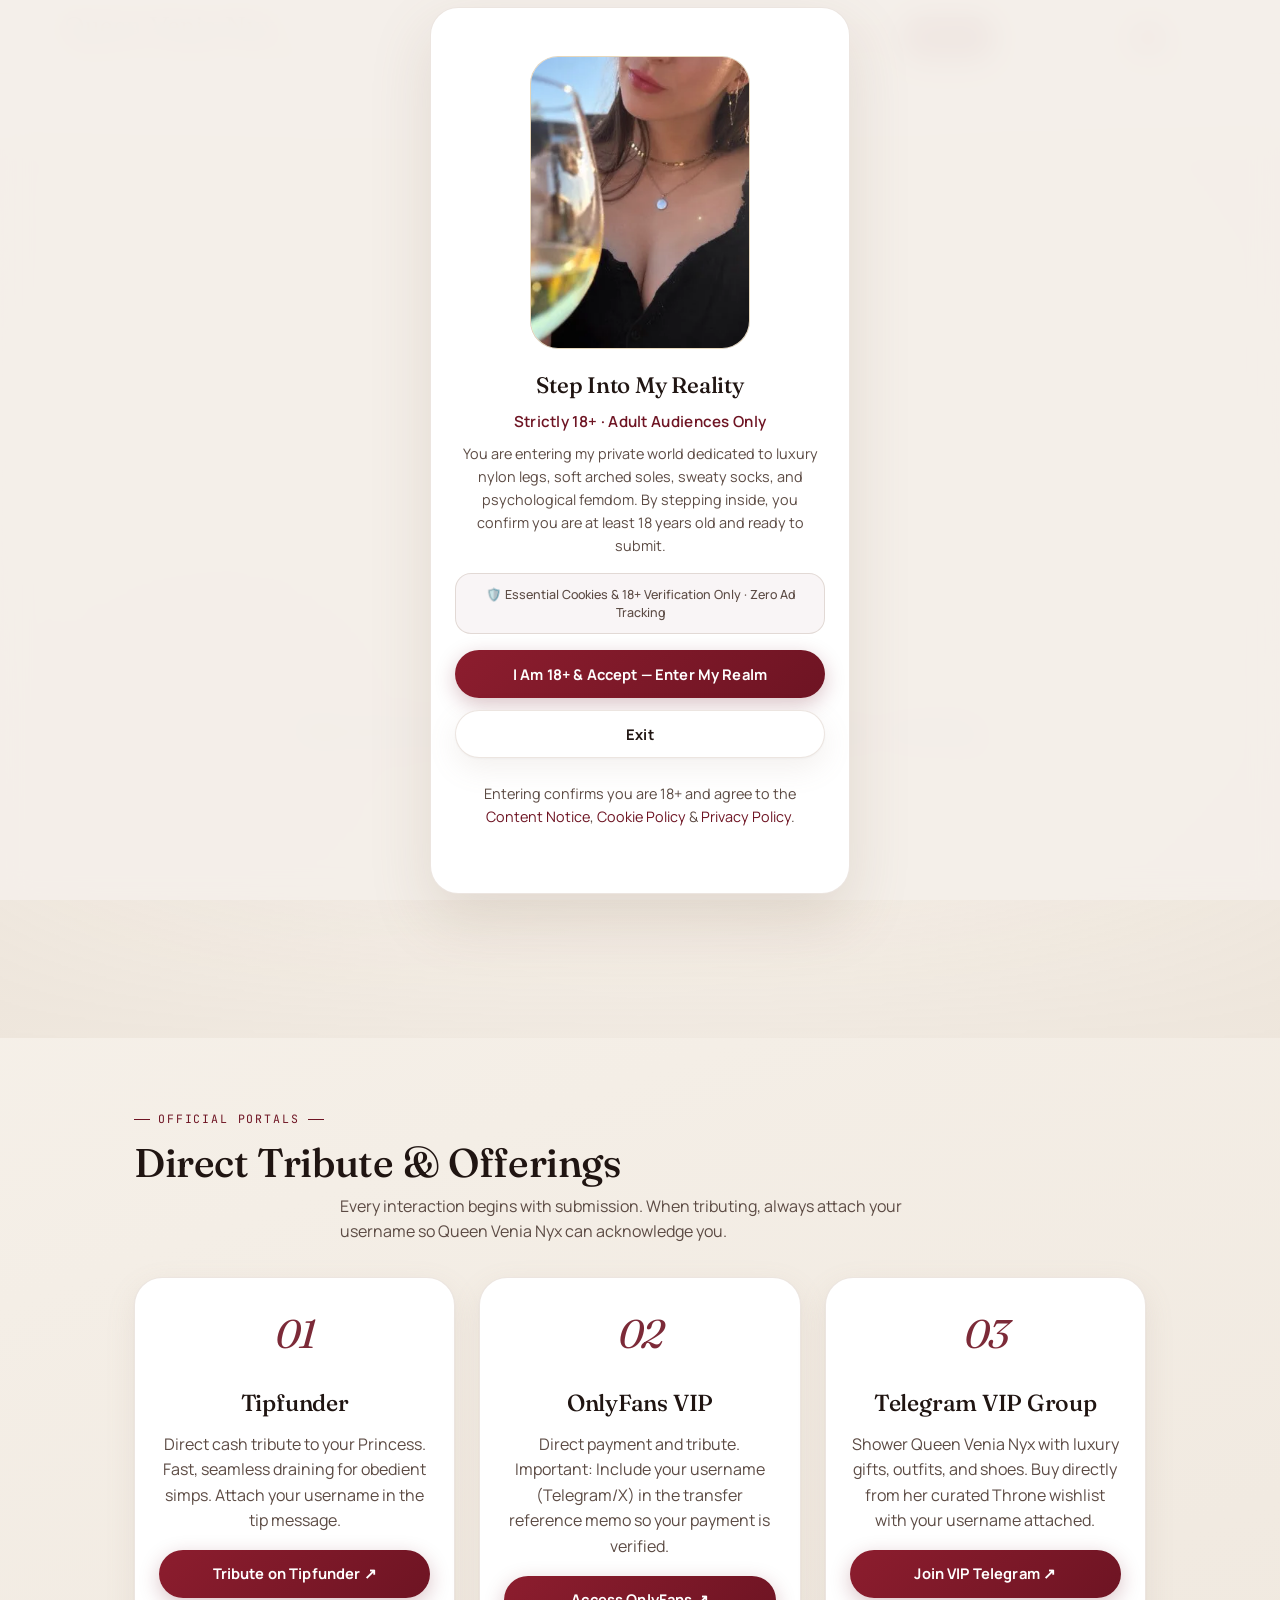
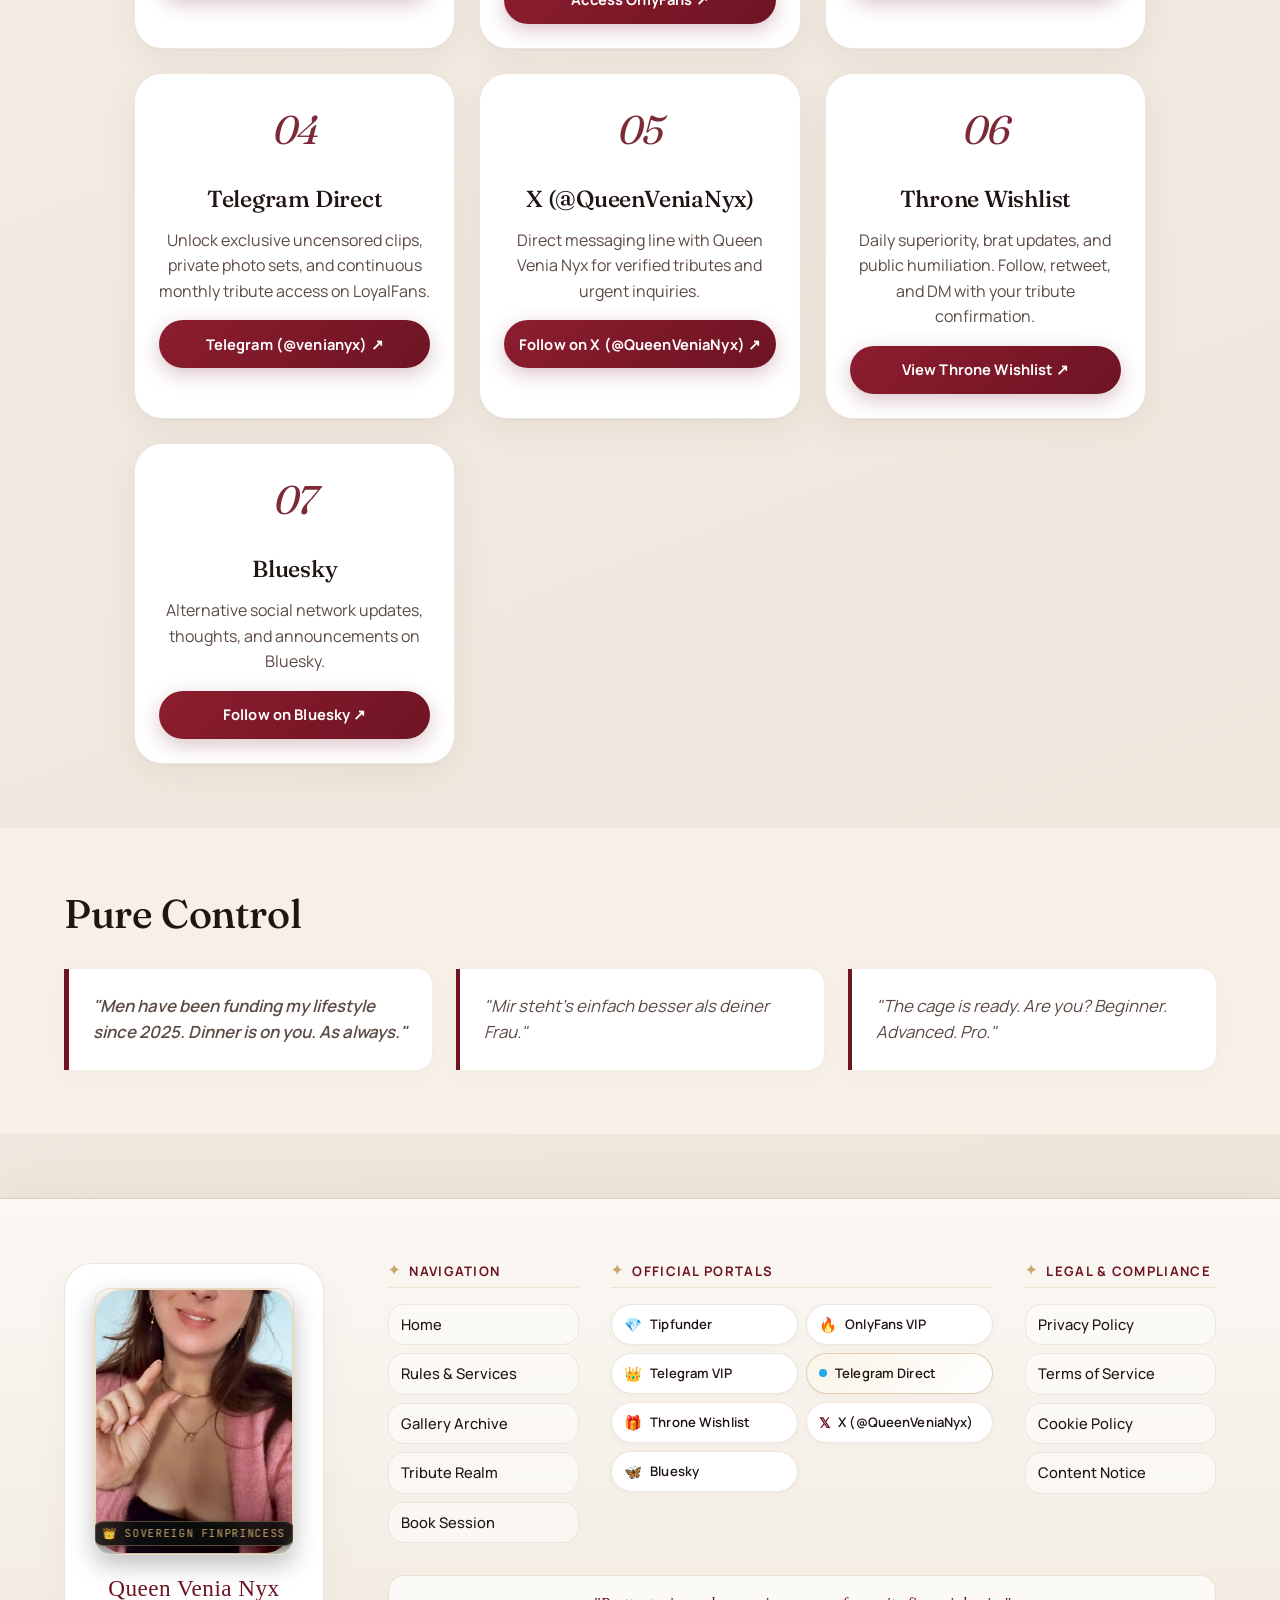
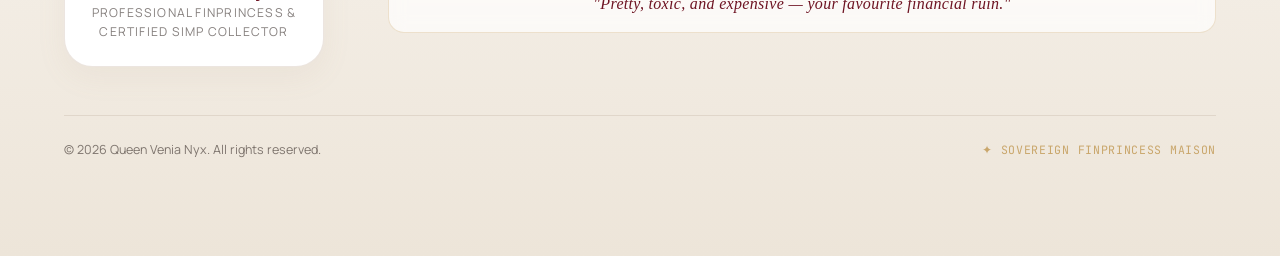
<file: tribute.html>
<!doctype html>
<html lang="en">
<head>
  <meta charset="UTF-8">
  <meta name="viewport" content="width=device-width, initial-scale=1, viewport-fit=cover">

  <!-- Primary Meta -->
  <title>Queen Venia Nyx - Tribute & Submission</title>
  <meta name="description" content="Submit to Queen Venia Nyx. Finprincess & certified simp collector.. Pay your tribute, kneel, and obey.">
  <link rel="canonical" href="https://www.heelsofmine.com/tribute.html">

  <!-- Open Graph -->
  <meta property="og:title" content="Queen Venia Nyx - Tribute & Submission">
  <meta property="og:description" content="Submit to Queen Venia Nyx. Finprincess & certified simp collector.. Pay your tribute, kneel, and obey.">
  <meta property="og:type" content="website">
  <meta property="og:url" content="https://www.heelsofmine.com/tribute.html">
  <meta property="og:image" content="assets/img/image1.webp">

  <!-- Theme & Icons -->
  <meta name="theme-color" content="#FAF6F0">
  <link rel="icon" type="image/svg+xml" href="assets/img/mark.svg">
  <link rel="apple-touch-icon" href="assets/img/mark.svg">

  <!-- Fonts -->
  <link rel="preconnect" href="https://fonts.googleapis.com">
  <link rel="preconnect" href="https://fonts.gstatic.com" crossorigin>
  <link href="https://fonts.googleapis.com/css2?family=Fraunces:ital,opsz,wght@0,9..144,400;0,9..144,500;0,9..144,600;1,9..144,500&family=Manrope:wght@400;500;600;700;800&family=JetBrains+Mono:wght@400;500;600&display=swap" rel="stylesheet">

  <!-- Styles -->
  <link rel="stylesheet" href="assets/css/styles.css?v=5">
  <script>
    (function(){
      try {
        var v = localStorage.getItem('vq_age_verified');
        if ((v && Date.now() < JSON.parse(v).expiry) || document.cookie.indexOf('vq_age_verified=1') !== -1) {
          document.documentElement.classList.add('age-verified');
        }
      } catch(e) {}
    })();
  </script>
</head>
<body class="tribute-body">

  <!-- ════════════════════════════════════════════════════════════
       AGE GATE & INTEGRATED PRIVACY CONSENT
       ════════════════════════════════════════════════════════════ -->
  <div class="age-gate" id="age-gate">
    <div class="age-gate__panel">
      <div class="age-gate__logo"><div class="logo-wrapper logo-wrapper--mark" aria-label="Queen Venia Nyx logo"><img src="assets/img/image1.webp" alt="Queen Venia Nyx" style="width: 100%; height: 100%; object-fit: cover; border-radius: var(--radius-lg);" decoding="async"></div></div>
      <h2>Step Into My Reality</h2>
      <p style="color:var(--accent); font-weight:600; font-size:0.95rem; margin-bottom:var(--space-2); letter-spacing:0.02em;">Strictly 18+ &middot; Adult Audiences Only</p>
      <p style="color:var(--text-secondary); line-height:1.6; margin-bottom:var(--space-4);">You are entering my private world dedicated to luxury nylon legs, soft arched soles, sweaty socks, and psychological femdom. By stepping inside, you confirm you are at least 18 years old and ready to submit.</p>
      <div class="age-gate__consent">
        <span class="consent-pill">🛡️ Essential Cookies &amp; 18+ Verification Only &middot; Zero Ad Tracking</span>
      </div>
      <div class="age-gate__actions">
        <button class="btn btn-primary btn-block" data-age-enter type="button">I Am 18+ &amp; Accept — Enter My Realm</button>
        <button class="btn btn-ghost btn-block" data-age-exit type="button">Exit</button>
      </div>
      <p class="age-gate__meta">Entering confirms you are 18+ and agree to the <a href="content-notice.html" style="color:var(--accent);">Content Notice</a>, <a href="cookies.html" style="color:var(--accent);">Cookie Policy</a> &amp; <a href="privacy.html" style="color:var(--accent);">Privacy Policy</a>.</p>
    </div>
  </div>

  <header class="site-header">
    <a href="index.html" class="site-header__logo text-logo" aria-label="Queen Venia Nyx home">
      <span class="header-name">Queen Venia Nyx</span>
      <span class="header-motto">I control your thoughts - you cannot escape me</span>
    </a>
    <nav class="desktop-nav" aria-label="Main navigation">
      <ul>
        <li><a href="index.html">Home</a></li>
        <li><a href="rules.html">Rules & Services</a></li>
        <li><a href="gallery.html">Gallery</a></li>
        <li><a href="tribute.html" class="is-active">Tribute</a></li>
        <li><a href="book.html" class="btn btn-primary btn-sm">Book Me</a></li>
      </ul>
    </nav>
    <button class="menu-btn" data-nav-open type="button" aria-label="Open menu" aria-expanded="false" aria-controls="nav-drawer">
      <span></span><span></span><span></span>
    </button>
  </header>

  <!-- ════════════════════════════════════════════════════════════
       NAV DRAWER (Mobile)
       ════════════════════════════════════════════════════════════ -->
  <div class="nav-drawer" id="nav-drawer">
    <div class="nav-drawer__panel">
      <button class="nav-drawer__close menu-btn" data-nav-close type="button" aria-label="Close menu">
        <span style="transform:translateY(6.5px) rotate(45deg);"></span>
        <span style="opacity:0;"></span>
        <span style="transform:translateY(-6.5px) rotate(-45deg);"></span>
      </button>
      <div class="nav-drawer__logo">
        <div class="logo-wrapper logo-wrapper--nav" aria-label="Queen Venia Nyx logo"><img src="assets/img/image2.webp" alt="Queen Venia Nyx" style="width: 100%; height: 100%; object-fit: cover; border-radius: var(--radius-lg);" decoding="async"></div>
      </div>
      <nav aria-label="Main">
        <ul>
          <li><a href="index.html">Home</a></li>
          <li><a href="rules.html">Rules & Services</a></li>
          <li><a href="gallery.html">Gallery</a></li>
          <li><a href="tribute.html">Tribute</a></li>
          <li><a href="book.html">Book Me</a></li>
        </ul>
                  <div class="nav-drawer__foot">
        <p><a href="https://www.tipfunder.com/Venianyx" target="_blank" rel="noopener">Tipfunder (Direct Tribute)</a></p>
        <p><a href="https://onlyfans.com/venianyx" target="_blank" rel="noopener">OnlyFans VIP</a></p>
        <p><a href="https://t.me/+jfqwM9d-LgtiMGI6" target="_blank" rel="noopener">Telegram VIP Group</a></p>
        <p><a href="https://t.me/venianyx" target="_blank" rel="noopener">Telegram Direct</a></p>
        <p><a href="https://throne.com/venianyx" target="_blank" rel="noopener">Throne Wishlist</a></p>
        <p><a href="https://x.com/QueenVeniaNyx" target="_blank" rel="noopener">X (@QueenVeniaNyx)</a></p>
        <p><a href="https://bsky.app/profile/venianyx.bsky.social" target="_blank" rel="noopener">Bluesky</a></p>
      </div>
    </div>
  </div>

  <!-- ════════════════════════════════════════════════════════════
       MAIN CONTENT - TRIBUTE
       ════════════════════════════════════════════════════════════ -->
  <main class="tribute-main">

    <!-- ELITE HERO SECTION -->
    <section class="tribute-hero elite-hero">
      <!-- Full Bleed Video Background -->
      <div class="hero-video-container" aria-hidden="true">
        <video class="hero-video-bg is-active" autoplay muted playsinline loop preload="auto">
          <source src="assets/video/video5.mp4" type="video/mp4">
        </video>
        <video class="hero-video-bg is-idle" muted playsinline preload="auto"></video>
      </div>
      <!-- Rich Vignette Overlay -->
      <div class="elite-hero-overlay"></div>
      <div class="ambient-glow-orb ambient-glow-orb--gold"></div>
      <div class="ambient-glow-orb ambient-glow-orb--bordeaux"></div>
      
      <div class="container elite-hero__content">
        <div class="elite-accent-line"></div>
        <p class="elite-eyebrow">The Inner Sanctum</p>
        <h1 class="elite-title">Kneel.<br>Submit.<br>Pay.</h1>
        <p class="elite-subtitle">Real subs and foot slaves already know where they belong — kneeling, eyes down, wallet ready.</p>
        <div class="elite-hero__actions">
            <a href="#tribute-options" class="btn btn-elite">Prove Your Worth</a>
        </div>
      </div>
    </section>

    <!-- TRIBUTE OPTIONS -->
    <section id="tribute-options" class="tribute-options-section">
      <div class="container">
        <div class="text-center" style="margin-bottom:var(--space-6);">
          <span class="eyebrow" style="justify-content:center;">Official Portals</span>
          <h2>Direct Tribute &amp; Offerings</h2>
          <p style="color:var(--text-secondary); max-width:60ch; margin:0.5rem auto 0;">
            Every interaction begins with submission. When tributing, always attach your username so Queen Venia Nyx can acknowledge you.
          </p>
        </div>

        <div class="tribute-grid" style="grid-template-columns: repeat(auto-fit, minmax(280px, 1fr));">
            
          <!-- 1. Tipfunder -->
          <div class="tribute-card glass-panel tribute-card--gold">
            <div class="tribute-card__icon elite-number">01</div>
            <h3>Tipfunder</h3>
            <p>Direct cash tribute to Queen Venia Nyx. Upfront payment for obedient simps. Attach your username in the note.</p>
            <a href="https://www.tipfunder.com/Venianyx" target="_blank" rel="noopener" class="btn btn-primary btn-block">Tribute on Tipfunder ↗</a>
          </div>

          <!-- 2. OnlyFans VIP -->
          <div class="tribute-card glass-panel tribute-card--gold">
            <div class="tribute-card__icon elite-number">02</div>
            <h3>OnlyFans VIP</h3>
            <p>Exclusive content feed, uncensored media, and direct messaging with Queen Venia Nyx.</p>
            <a href="https://onlyfans.com/venianyx" target="_blank" rel="noopener" class="btn btn-primary btn-block">Access OnlyFans ↗</a>
          </div>

          <!-- 3. Telegram VIP Group -->
          <div class="tribute-card glass-panel tribute-card--gold">
            <div class="tribute-card__icon elite-number">03</div>
            <h3>Telegram VIP Group</h3>
            <p>Private inner circle, daily tasks, exclusive clips, and announcements directly on Telegram.</p>
            <a href="https://t.me/+jfqwM9d-LgtiMGI6" target="_blank" rel="noopener" class="btn btn-primary btn-block">Join VIP Telegram ↗</a>
          </div>

          <!-- 4. Telegram Direct -->
          <div class="tribute-card glass-panel tribute-card--gold">
            <div class="tribute-card__icon elite-number">04</div>
            <h3>Telegram Direct</h3>
            <p>Direct 1-on-1 private inquiries with Queen Venia Nyx for verified tributes and serious submissives.</p>
            <a href="https://t.me/venianyx" target="_blank" rel="noopener" class="btn btn-primary btn-block">Telegram (@venianyx) ↗</a>
          </div>

          <!-- 5. X (Twitter) -->
          <div class="tribute-card glass-panel tribute-card--gold">
            <div class="tribute-card__icon elite-number">05</div>
            <h3>X (@QueenVeniaNyx)</h3>
            <p>Daily superiority, CBT tasks, brat dominance, and updates. Follow, retweet, and submit.</p>
            <a href="https://x.com/QueenVeniaNyx" target="_blank" rel="noopener" class="btn btn-primary btn-block">Follow on X (@QueenVeniaNyx) ↗</a>
          </div>

          <!-- 6. Throne Wishlist -->
          <div class="tribute-card glass-panel tribute-card--gold">
            <div class="tribute-card__icon elite-number">06</div>
            <h3>Throne Wishlist</h3>
            <p>Gift Queen Venia Nyx luxury items, nylon sets, and shoes directly from her verified wishlist.</p>
            <a href="https://throne.com/venianyx" target="_blank" rel="noopener" class="btn btn-primary btn-block">View Throne Wishlist ↗</a>
          </div>

          <!-- 7. Bluesky -->
          <div class="tribute-card glass-panel tribute-card--gold">
            <div class="tribute-card__icon elite-number">07</div>
            <h3>Bluesky</h3>
            <p>Alternative social network updates, thoughts, and announcements on Bluesky.</p>
            <a href="https://bsky.app/profile/venianyx.bsky.social" target="_blank" rel="noopener" class="btn btn-primary btn-block">Follow on Bluesky ↗</a>
          </div>

        </div>
      </div>
    </section>

    <!-- THE VIBE / QUOTES -->
    <section class="tribute-quotes-section">
      <div class="container-wide">
        <h2 class="text-center" style="margin-bottom: 2rem;">Pure Control</h2>
        <div class="tribute-quotes-grid">
            <div class="tribute-quote glass-panel highlight-quote">
                <p>"Men have been funding my lifestyle since 2025. Dinner is on you. As always."</p>
            </div>
            <div class="tribute-quote glass-panel">
                <p>"Mir steht’s einfach besser als deiner Frau."</p>
            </div>
            <div class="tribute-quote glass-panel">
                <p>"The cage is ready. Are you? Beginner. Advanced. Pro."</p>
            </div>
        </div>
      </div>
    </section>

  </main>

  <!-- ════════════════════════════════════════════════════════════
       FOOTER
       ════════════════════════════════════════════════════════════ -->
  <footer class="site-footer">
    <div class="container-wide">
      <div class="site-footer__inner">
        
        <!-- Left Brand Showcase Card -->
        <div class="site-footer__brand-card">
          <div class="logo-wrapper logo-wrapper--footer" aria-label="Queen Venia Nyx portrait">
            <img src="assets/img/image7.webp" alt="Queen Venia Nyx" loading="lazy" decoding="async">
            <div class="footer-brand__badge">👑 Queen Venia Nyx</div>
          </div>
          <div class="footer-brand__meta">
            <h3 class="footer-brand__name">Queen Venia Nyx</h3>
            <p class="footer-brand__subtitle">Men have been funding my lifestyle since 2025 · Findom, Chastity, Sissies, Cucks, Humiliation &amp; CBT</p>
          </div>
        </div>

        <!-- Right Content Columns -->
        <div class="site-footer__content">
          <div class="site-footer__grid">
            
            <!-- Col 1: Pages -->
            <div class="footer-col">
              <h4 class="footer-col__title"><span class="gold-symbol">✦</span> Navigation</h4>
              <ul class="footer-links">
                <li><a href="index.html"><span>Home</span> <span class="link-arrow">→</span></a></li>
                <li><a href="rules.html"><span>Rules &amp; Services</span> <span class="link-arrow">→</span></a></li>
                <li><a href="gallery.html"><span>Gallery Archive</span> <span class="link-arrow">→</span></a></li>
                <li><a href="tribute.html"><span>Tribute Realm</span> <span class="link-arrow">→</span></a></li>
                <li><a href="book.html"><span>Book Session</span> <span class="link-arrow">→</span></a></li>
              </ul>
            </div>

                        <!-- Col 2: Official Portals & Tribute -->
            <div class="footer-col footer-col--wide">
              <h4 class="footer-col__title"><span class="gold-symbol">✦</span> Official Portals</h4>
                            <div class="footer-social-grid">
                <a href="https://www.tipfunder.com/Venianyx" target="_blank" rel="noopener" class="footer-social-pill">
                  <span class="pill-icon">💎</span>
                  <span class="pill-name">Tipfunder</span>
                </a>
                <a href="https://onlyfans.com/venianyx" target="_blank" rel="noopener" class="footer-social-pill">
                  <span class="pill-icon">🔥</span>
                  <span class="pill-name">OnlyFans VIP</span>
                </a>
                <a href="https://t.me/+jfqwM9d-LgtiMGI6" target="_blank" rel="noopener" class="footer-social-pill">
                  <span class="pill-icon">👑</span>
                  <span class="pill-name">Telegram VIP</span>
                </a>
                <a href="https://t.me/venianyx" target="_blank" rel="noopener" class="footer-social-pill footer-social-pill--vip">
                  <span class="pill-dot"></span>
                  <span class="pill-name">Telegram Direct</span>
                </a>
                <a href="https://throne.com/venianyx" target="_blank" rel="noopener" class="footer-social-pill">
                  <span class="pill-icon">🎁</span>
                  <span class="pill-name">Throne Wishlist</span>
                </a>
                <a href="https://x.com/QueenVeniaNyx" target="_blank" rel="noopener" class="footer-social-pill">
                  <span class="pill-icon">𝕏</span>
                  <span class="pill-name">X (@QueenVeniaNyx)</span>
                </a>
                <a href="https://bsky.app/profile/venianyx.bsky.social" target="_blank" rel="noopener" class="footer-social-pill">
                  <span class="pill-icon">🦋</span>
                  <span class="pill-name">Bluesky</span>
                </a>
              </div>
            </div>

            <!-- Col 3: Legal -->
            <div class="footer-col">
              <h4 class="footer-col__title"><span class="gold-symbol">✦</span> Legal &amp; Compliance</h4>
              <ul class="footer-links">
                <li><a href="privacy.html"><span>Privacy Policy</span> <span class="link-arrow">→</span></a></li>
                <li><a href="terms.html"><span>Terms of Service</span> <span class="link-arrow">→</span></a></li>
                <li><a href="cookies.html"><span>Cookie Policy</span> <span class="link-arrow">→</span></a></li>
                <li><a href="content-notice.html"><span>Content Notice</span> <span class="link-arrow">→</span></a></li>
              </ul>
            </div>

          </div>

          <!-- Tagline Box -->
          <div class="footer-quote-box">
            <p class="footer-tagline">"Pretty, toxic, and expensive — your favourite financial ruin."</p>
          </div>

        </div>

      </div>

      <!-- Bottom Bar -->
      <div class="site-footer__bottom">
        <span>&copy; <span data-year></span> Queen Venia Nyx. All rights reserved.</span>
        <span class="footer-bottom__badge">✦ Queen Venia Nyx Maison</span>
      </div>
    </div>
  </footer>

  <script src="assets/js/i18n.js"></script>
  <script src="assets/js/main.js?v=4"></script>
</body>
</html>
</file>
<file: assets/css/styles.css>
/* ==========================================================================
   Princess Leyla — Core Stylesheet (Restructured)
   Design system: Verre (glass) / Peau (skin) / Écailles (scales)
   Signature motif: "The Sheen" — a diagonal light-sweep
   ========================================================================== */

/* ---- Reset ------------------------------------------------------------- */
*, *::before, *::after { box-sizing: border-box; }
html, body, h1, h2, h3, h4, p, figure, blockquote, dl, dd, ul, ol { margin: 0; }
ul, ol { padding: 0; list-style: none; }
img, svg, video { display: block; max-width: 100%; }
a { color: inherit; text-decoration: none; }
button, input, textarea, select { font: inherit; color: inherit; }
button { background: none; border: none; cursor: pointer; }
html { -webkit-text-size-adjust: 100%; scroll-behavior: smooth; }
@media (prefers-reduced-motion: reduce) {
  html { scroll-behavior: auto; }
  *, *::before, *::after { animation-duration: 0.001ms !important; animation-iteration-count: 1 !important; transition-duration: 0.001ms !important; }
}

/* ---- Design tokens (shared brand palette) ------------------------------ */
:root {
  --noir: #0B0F0D;
  --obsidian: #1A1A2E;
  --bordeaux: #6E1423;
  --bordeaux-light: #8C1D2E;
  --crimson: #A4133C;
  --gold: #C9A66B;
  --gold-light: #E4C793;
  --champagne: #F2E8CF;
  --taupe: #5A4B45;
  --porcelain: #FFFFFF;

  --font-display: 'Fraunces', 'Iowan Old Style', Georgia, serif;
  --font-body: 'Manrope', -apple-system, BlinkMacSystemFont, 'Segoe UI', sans-serif;
  --font-mono: 'JetBrains Mono', 'SFMono-Regular', Menlo, monospace;

  --space-1: 4px;  --space-2: 8px;  --space-3: 12px; --space-4: 16px;
  --space-5: 24px; --space-6: 32px; --space-7: 48px; --space-8: 64px; --space-9: 96px;

  --radius-sm: 8px;  --radius-md: 16px; --radius-lg: 28px; --radius-pill: 999px;

  --container: 680px;
  --container-wide: 1200px;

  --ease: cubic-bezier(0.16, 1, 0.3, 1);
  --ease-out-expo: cubic-bezier(0.16, 1, 0.3, 1);
  --ease-in-out-circ: cubic-bezier(0.85, 0, 0.15, 1);
  --ease-spring: cubic-bezier(0.175, 0.885, 0.32, 1.275);
  --ease-bounce: cubic-bezier(0.34, 1.56, 0.64, 1);
  --dur-fast: 180ms;
  --dur-med: 420ms;

  --z-nav: 40;
  --z-cookie: 50;
  --z-gate: 100;

  color-scheme: light;

  /* Master White Theme Design System */
  --bg: #F9F6F0;
  --bg-image: linear-gradient(160deg, #FAF6F0 0%, #F1EAE1 50%, #ECE3D7 100%);
  --text-primary: #201512;
  --text-secondary: #5C4B44;
  --text-muted: rgba(32, 21, 18, 0.55);
  --accent: #6E1423;
  --accent-contrast: #FFFFFF;

  --surface: #FFFFFF;
  --surface-strong: #F6F0E7;
  --surface-border: rgba(180, 150, 130, 0.25);
  --surface-blur: blur(16px);
  --surface-shadow: 0 10px 30px rgba(160, 135, 115, 0.12), 0 1px 3px rgba(0, 0, 0, 0.04);
  --surface-shadow-inset: none;

  --border: rgba(180, 150, 130, 0.25);
  --input-bg: #FFFFFF;
  --input-border: rgba(180, 150, 130, 0.35);

  --sheen-color: rgba(255, 255, 255, 0.7);
  --sheen-opacity: 0.45;
  --sheen-duration: 8s;
  --sheen-width: 50%;

  --grain-opacity: 0.02;
}

/* Backward compatibility for any remaining theme selectors */
[data-theme="white"],
[data-theme="peau"],
[data-theme="verre"],
[data-theme="ecailles"] {
  --bg: #F9F6F0;
  --bg-image: linear-gradient(160deg, #FAF6F0 0%, #F1EAE1 50%, #ECE3D7 100%);
  --text-primary: #201512;
  --text-secondary: #5C4B44;
  --text-muted: rgba(32, 21, 18, 0.55);
  --accent: #6E1423;
  --accent-contrast: #FFFFFF;

  --surface: #FFFFFF;
  --surface-strong: #F6F0E7;
  --surface-border: rgba(180, 150, 130, 0.25);
  --surface-blur: blur(16px);
  --surface-shadow: 0 10px 30px rgba(160, 135, 115, 0.12), 0 1px 3px rgba(0, 0, 0, 0.04);
  --surface-shadow-inset: none;

  --border: rgba(180, 150, 130, 0.25);
  --input-bg: #FFFFFF;
  --input-border: rgba(180, 150, 130, 0.35);
  color-scheme: light;
}

/* ==========================================================================
   BASE
   ========================================================================== */
body {
  background-color: var(--bg);
  background-image: var(--bg-image);
  color: var(--text-primary);
  font-family: var(--font-body);
  font-size: 16px;
  line-height: 1.6;
  min-height: 100vh;
  transition: background-color var(--dur-med) var(--ease), color var(--dur-med) var(--ease);
  padding-bottom: calc(130px + env(safe-area-inset-bottom));
  -webkit-font-smoothing: antialiased;
}
/* Grain overlay */
body::before {
  content: "";
  position: fixed; inset: 0; z-index: 0; pointer-events: none;
  opacity: var(--grain-opacity);
  background-image: url("data:image/svg+xml,%3Csvg xmlns='http://www.w3.org/2000/svg' width='120' height='120'%3E%3Cfilter id='n'%3E%3CfeTurbulence type='fractalNoise' baseFrequency='0.9' numOctaves='2' stitchTiles='stitch'/%3E%3C/filter%3E%3Crect width='100%25' height='100%25' filter='url(%23n)'/%3E%3C/svg%3E");
  mix-blend-mode: multiply;
}
body::after {
  display: none;
}
main { position: relative; z-index: 1; }

h1, h2, h3, h4 { font-family: var(--font-display); font-weight: 500; letter-spacing: -0.01em; line-height: 1.12; color: var(--text-primary); }
h1 { font-size: clamp(2.2rem, 8vw, 3.6rem); font-weight: 460; }
h2 { font-size: clamp(1.7rem, 6vw, 2.5rem); }
h3 { font-size: clamp(1.15rem, 4vw, 1.45rem); }
p { color: var(--text-secondary); }
strong { color: var(--text-primary); font-weight: 600; }

.container { max-width: var(--container); margin-inline: auto; padding-inline: var(--space-5); }
.container-wide { max-width: var(--container-wide); margin-inline: auto; padding-inline: var(--space-5); }
.section { padding-block: var(--space-8); position: relative; }
.section-tight { padding-block: var(--space-6); }

.eyebrow {
  display: inline-flex; align-items: center; gap: var(--space-2);
  font-family: var(--font-mono); font-size: 0.72rem; letter-spacing: 0.16em;
  text-transform: uppercase; color: var(--accent); margin-bottom: var(--space-3);
}
.eyebrow::before { content: ""; width: 16px; height: 1px; background: var(--accent); }
.eyebrow[style*="center"]::after,
.page-head .eyebrow::after { content: ""; width: 16px; height: 1px; background: var(--accent); }

.lede { font-size: 1.08rem; color: var(--text-secondary); max-width: 52ch; }
.visually-hidden {
  position: absolute; width: 1px; height: 1px; overflow: hidden;
  clip: rect(0 0 0 0); white-space: nowrap; border: 0; padding: 0; margin: -1px;
}

a:focus-visible, button:focus-visible, input:focus-visible, textarea:focus-visible {
  outline: 2px solid var(--accent); outline-offset: 3px; border-radius: var(--radius-sm);
}

/* ---- The Sheen (signature motif) --------------------------------------- */
.sheen { position: relative; overflow: hidden; isolation: isolate; }
.sheen::after {
  content: "";
  position: absolute; top: -60%; left: -30%; width: var(--sheen-width); height: 220%;
  background: linear-gradient(100deg, transparent 0%, var(--sheen-color) 50%, transparent 100%);
  opacity: var(--sheen-opacity);
  transform: translateX(-160%) rotate(8deg);
  animation: sheen-sweep var(--sheen-duration) ease-in-out infinite;
  pointer-events: none; z-index: 2;
}
@keyframes sheen-sweep {
  0%, 100% { transform: translateX(-160%) rotate(8deg); }
  50% { transform: translateX(160%) rotate(8deg); }
}

/* ---- Scroll & Entrance Animations (Emil Kowalski Polish) ---- */
[data-animate] {
  opacity: 0;
  transform: translate3d(0, 32px, 0) scale(0.98);
  filter: blur(8px);
  transition: opacity 0.85s var(--ease-out-expo),
              transform 0.85s var(--ease-out-expo),
              filter 0.85s var(--ease-out-expo);
  backface-visibility: hidden;
}

[data-animate].is-visible {
  opacity: 1;
  transform: translate3d(0, 0, 0) scale(1);
  filter: blur(0);
}

/* Stagger delays for child elements inside grid/flex containers */
[data-animate][data-delay="1"] { transition-delay: 80ms; }
[data-animate][data-delay="2"] { transition-delay: 160ms; }
[data-animate][data-delay="3"] { transition-delay: 240ms; }
[data-animate][data-delay="4"] { transition-delay: 320ms; }
[data-animate][data-delay="5"] { transition-delay: 400ms; }
[data-animate][data-delay="6"] { transition-delay: 480ms; }

/* Dynamic Hero Cinematic Entrance */
.hero-content > * {
  opacity: 0;
  transform: translate3d(0, 24px, 0) scale(0.98);
  filter: blur(8px);
  animation: heroCascade 0.9s var(--ease-out-expo) forwards;
  backface-visibility: hidden;
}

.hero-content .eyebrow { animation-delay: 0.1s; }
.hero-content .hero-title { animation-delay: 0.22s; }
.hero-content .hero-motto { animation-delay: 0.36s; }
.hero-content .text-rotator-wrapper { animation-delay: 0.5s; }
.hero-content .hero__ctas { animation-delay: 0.65s; }

@keyframes heroCascade {
  to {
    opacity: 1;
    transform: translate3d(0, 0, 0) scale(1);
    filter: blur(0);
  }
}

/* Dynamic Interactive Mouse Spotlight (Hardware Accelerated) */
.cursor-spotlight {
  position: fixed;
  top: 0;
  left: 0;
  width: 700px;
  height: 700px;
  margin-top: -350px;
  margin-left: -350px;
  pointer-events: none;
  z-index: 1;
  background: radial-gradient(circle, rgba(201, 166, 107, 0.08) 0%, transparent 65%);
  will-change: transform;
  contain: strict;
  transform: translate3d(50vw, 40vh, 0);
  transition: opacity 0.4s ease;
}

/* Ambient Floating Glow Orbs */
.ambient-glow-orb {
  position: absolute;
  border-radius: 50%;
  filter: blur(90px);
  pointer-events: none;
  z-index: 0;
  contain: strict;
  will-change: transform, opacity;
  backface-visibility: hidden;
  animation: orbDrift 16s ease-in-out infinite alternate;
}
.ambient-glow-orb--gold {
  width: 450px;
  height: 450px;
  background: radial-gradient(circle, rgba(201, 166, 107, 0.18) 0%, transparent 70%);
  top: 10%; right: 5%;
}
.ambient-glow-orb--bordeaux {
  width: 500px;
  height: 500px;
  background: radial-gradient(circle, rgba(110, 20, 35, 0.25) 0%, transparent 70%);
  bottom: 5%; left: 0%;
  animation-duration: 22s;
  animation-delay: -7s;
}

@keyframes orbDrift {
  0% { transform: translate3d(0, 0, 0) scale(1); opacity: 0.25; }
  50% { transform: translate3d(30px, -40px, 0) scale(1.15); opacity: 0.5; }
  100% { transform: translate3d(-30px, 30px, 0) scale(0.9); opacity: 0.3; }
}

/* ==========================================================================
   LOGO IMAGES
   ========================================================================== */
.logo-wrapper {
  display: flex;
  align-items: center;
  justify-content: center;
  flex-shrink: 0;
  position: relative;
  transition: transform 0.5s var(--ease-out-expo), box-shadow 0.5s var(--ease-out-expo);
}
.logo-wrapper img {
  width: 100%;
  height: 100%;
  object-fit: cover;
  object-position: center;
  border-radius: var(--radius-lg);
  border: 1px solid rgba(201, 166, 107, 0.35);
  box-shadow: 0 12px 35px rgba(0, 0, 0, 0.35);
  background: var(--surface-strong);
  transition: transform 0.6s var(--ease-out-expo), filter 0.6s var(--ease-out-expo);
}
.logo-wrapper:hover img {
  transform: scale(1.025);
  filter: brightness(1.04);
}
.logo-wrapper--mark {
  width: 100%;
  max-width: 220px;
  aspect-ratio: 3 / 4;
  height: auto;
}
.logo-wrapper--header {
  width: auto;
  max-width: 320px;
  height: auto;
}
.logo-wrapper--header img {
  width: auto;
  height: auto;
  max-height: 80px;
}
.logo-wrapper--footer {
  width: 100%;
  max-width: 240px;
  aspect-ratio: 3 / 4;
  height: auto;
  margin-bottom: var(--space-4);
  border-radius: var(--radius-lg);
  overflow: hidden;
}
.logo-wrapper--nav {
  width: 100%;
  max-width: 240px;
  aspect-ratio: 3 / 4;
  height: auto;
  max-height: 320px;
  margin: 0 auto var(--space-5);
  border-radius: var(--radius-lg);
  overflow: hidden;
}
.logo-wrapper--nav img {
  width: 100%;
  height: 100%;
  object-fit: cover;
  object-position: center;
}
/* Hero variant — larger mark */
.hero .logo-wrapper--mark {
  width: 100%;
  max-width: 500px;
  aspect-ratio: 3 / 4;
  height: auto;
  margin: 0 auto var(--space-6);
}
/* Age gate variant */
.age-gate .logo-wrapper--mark {
  width: 100%;
  max-width: 220px;
  aspect-ratio: 3 / 4;
  height: auto;
  margin: 0 auto var(--space-5);
  border-radius: var(--radius-lg);
  overflow: hidden;
}

/* ==========================================================================
   BUTTONS
   ========================================================================== */
.btn {
  display: inline-flex; align-items: center; justify-content: center; gap: var(--space-2);
  min-height: 48px; padding: 0 var(--space-6);
  border-radius: var(--radius-pill);
  font-family: var(--font-body); font-weight: 700; font-size: 0.92rem; letter-spacing: 0.01em;
  transition: transform 0.25s var(--ease-out-expo), box-shadow 0.25s var(--ease-out-expo), opacity 0.25s var(--ease-out-expo), background 0.25s var(--ease-out-expo), border-color 0.25s var(--ease-out-expo);
  white-space: nowrap;
  position: relative;
  overflow: hidden;
}
.btn:hover {
  transform: translateY(-3px) scale(1.02);
}
.btn:active {
  transform: translateY(1px) scale(0.97);
  transition-duration: 0.1s;
}
.btn-primary {
  background: linear-gradient(135deg, var(--bordeaux-light), var(--bordeaux));
  color: #FFFFFF;
  box-shadow: 0 6px 20px rgba(110, 20, 35, 0.25);
}
.btn-primary::after {
  content: "";
  position: absolute;
  top: -50%; left: -60%; width: 40%; height: 200%;
  background: linear-gradient(115deg, transparent, rgba(255, 255, 255, 0.45), transparent);
  transform: rotate(25deg);
  transition: left 0.65s var(--ease-out-expo);
  pointer-events: none;
}
.btn-primary:hover::after {
  left: 140%;
}
.btn-primary:hover {
  box-shadow: 0 10px 28px rgba(110, 20, 35, 0.35);
  background: linear-gradient(135deg, #9b2034, var(--bordeaux));
}
.btn-ghost {
  background: var(--surface);
  border: 1px solid var(--surface-border);
  backdrop-filter: var(--surface-blur);
  -webkit-backdrop-filter: var(--surface-blur);
  box-shadow: var(--surface-shadow);
  color: var(--text-primary);
}
.btn-ghost:hover {
  border-color: var(--accent);
  background: rgba(110, 20, 35, 0.05);
  color: var(--accent);
  box-shadow: 0 8px 24px rgba(160, 135, 115, 0.15);
}
.btn-block { width: 100%; }
.btn-sm { min-height: 40px; padding: 0 var(--space-5); font-size: 0.82rem; }
.btn[disabled] { opacity: 0.45; cursor: not-allowed; }

/* ==========================================================================
   SURFACE / CARD
   ========================================================================== */
.card {
  background: var(--surface);
  border: 1px solid var(--surface-border);
  border-radius: var(--radius-lg);
  backdrop-filter: var(--surface-blur);
  -webkit-backdrop-filter: var(--surface-blur);
  box-shadow: var(--surface-shadow);
  padding: var(--space-6);
  position: relative;
  overflow: hidden;
  isolation: isolate;
  contain: layout style;
  transition: transform 0.4s var(--ease-out-expo),
              box-shadow 0.4s var(--ease-out-expo),
              border-color 0.4s var(--ease-out-expo),
              background 0.4s var(--ease-out-expo);
}
.card::after {
  content: "";
  position: absolute;
  top: 0; left: -100%; width: 60%; height: 100%;
  background: linear-gradient(90deg, transparent, rgba(255, 255, 255, 0.6), transparent);
  transform: skewX(-25deg);
  transition: left 0.75s var(--ease-out-expo);
  pointer-events: none;
}
.card:hover::after {
  left: 180%;
}
.card:hover {
  transform: translateY(-6px) scale(1.012);
  border-color: rgba(110, 20, 35, 0.3);
  box-shadow: 0 16px 36px rgba(160, 140, 120, 0.18);
}

/* ==========================================================================
   AGE GATE
   ========================================================================== */
html.age-verified .age-gate,
html.age-verified #age-gate {
  display: none !important;
}

.age-gate {
  position: fixed; inset: 0; z-index: var(--z-gate);
  display: flex; align-items: center; justify-content: center;
  padding: var(--space-5);
  background: rgba(244, 239, 234, 0.96);
  backdrop-filter: blur(14px); -webkit-backdrop-filter: blur(14px);
}
.age-gate[hidden] { display: none !important; }
.age-gate__panel {
  width: 100%; max-width: 420px; text-align: center;
  background: #FFFFFF;
  border: 1px solid var(--surface-border);
  border-radius: var(--radius-lg);
  padding: var(--space-7) var(--space-5) var(--space-6);
  box-shadow: 0 25px 60px rgba(140, 110, 90, 0.18);
}
.age-gate__logo { margin-bottom: var(--space-4); }
.age-gate__panel h2 { color: var(--text-primary); margin-bottom: var(--space-3); font-size: 1.4rem; }
.age-gate__panel p { font-size: 0.9rem; color: var(--text-secondary); margin-bottom: var(--space-6); }
.age-gate__consent {
  margin-bottom: var(--space-4);
  background: rgba(110, 20, 35, 0.04);
  border: 1px solid rgba(160, 135, 115, 0.25);
  border-radius: var(--radius-md);
  padding: var(--space-3) var(--space-4);
  text-align: center;
}
.consent-pill {
  display: block;
  font-size: 0.78rem;
  color: var(--text-secondary);
  line-height: 1.4;
  font-weight: 500;
}

.age-gate__actions { display: flex; flex-direction: column; gap: var(--space-3); }
.age-gate__meta { margin-top: var(--space-5); font-size: 0.72rem; color: var(--text-muted); }

/* ==========================================================================
   NAV / HEADER
   ========================================================================== */
.site-header {
  position: sticky; top: 0; z-index: var(--z-nav);
  display: flex; align-items: center; justify-content: space-between;
  padding: var(--space-3) var(--space-5);
  background: rgba(249, 246, 240, 0.9);
  backdrop-filter: blur(20px); -webkit-backdrop-filter: blur(20px);
  border-bottom: 1px solid var(--surface-border);
}
.site-header__logo { display: flex; flex-direction: column; align-items: flex-start; justify-content: center; gap: 2px; }

/* Desktop navigation — visible on large screens */
.desktop-nav { display: none; }
.desktop-nav ul {
  display: flex; align-items: center; gap: var(--space-1);
  list-style: none; margin: 0; padding: 0;
}
.desktop-nav a {
  padding: var(--space-2) var(--space-4);
  font-size: 0.88rem; font-weight: 600;
  color: var(--text-secondary);
  border-radius: var(--radius-pill);
  transition: color var(--dur-fast) var(--ease), background var(--dur-fast) var(--ease);
}
.desktop-nav a:hover { color: var(--text-primary); background: rgba(110, 20, 35, 0.06); }
.desktop-nav a.is-active { color: var(--accent); }
.desktop-nav a.btn { color: #FFFFFF; }
.desktop-nav a.btn:hover { color: #FFFFFF; background: linear-gradient(135deg, #9b2034, var(--bordeaux)); }

.menu-btn {
  width: 44px; height: 44px; display: flex; flex-direction: column; align-items: center; justify-content: center; gap: 5px;
  border-radius: var(--radius-pill); border: 1px solid var(--surface-border);
  background: #FFFFFF;
  position: relative; z-index: 100; pointer-events: auto;
}
.menu-btn span { display: block; width: 18px; height: 1.5px; background: var(--text-primary); transition: transform var(--dur-fast) var(--ease), opacity var(--dur-fast) var(--ease); }

.site-header__actions {
  display: flex;
  align-items: center;
  gap: var(--space-3);
}

/* ---- Language Switcher (Haute Horlogerie Luxury Pill) ----------------- */
.lang-switcher {
  display: inline-flex;
  align-items: center;
  gap: 3px;
  background: rgba(255, 255, 255, 0.75);
  border: 1px solid var(--surface-border);
  border-radius: var(--radius-pill);
  padding: 3px 8px;
  font-family: var(--font-mono);
  font-size: 0.75rem;
  font-weight: 600;
  letter-spacing: 0.06em;
  backdrop-filter: blur(12px);
  -webkit-backdrop-filter: blur(12px);
  box-shadow: var(--surface-shadow);
  transition: border-color 0.25s ease, box-shadow 0.25s ease, background 0.25s ease;
}

.lang-switcher:hover {
  border-color: var(--accent);
  box-shadow: 0 4px 14px rgba(110, 20, 35, 0.12);
}

.lang-btn {
  background: none;
  border: none;
  color: var(--text-muted);
  cursor: pointer;
  padding: 3px 8px;
  border-radius: var(--radius-pill);
  font-family: inherit;
  font-size: inherit;
  font-weight: 600;
  line-height: 1;
  transition: all 0.2s cubic-bezier(0.16, 1, 0.3, 1);
}

.lang-btn:hover {
  color: var(--text-primary);
}

.lang-btn.is-active {
  color: #FFFFFF;
  background: linear-gradient(135deg, var(--bordeaux-light), var(--bordeaux));
  box-shadow: 0 2px 8px rgba(110, 20, 35, 0.25);
}

.lang-sep {
  color: var(--surface-border);
  font-size: 0.75rem;
  user-select: none;
}

.nav-drawer__lang-wrap {
  margin-bottom: var(--space-4);
  display: flex;
  justify-content: flex-start;
}

@media (max-width: 768px) {
  .site-header { padding: var(--space-2) var(--space-3); }
  .header-motto { display: none !important; }
  .site-header__logo .header-name { font-size: 1.15rem; }
  .site-header__actions { gap: var(--space-2); flex-shrink: 0; }
  .lang-switcher { padding: 2px 6px; font-size: 0.7rem; }
  .lang-btn { padding: 2px 5px; }
  .menu-btn { width: 38px; height: 38px; }
}

@media (min-width: 1024px) {
  .desktop-nav { display: block; }
  .menu-btn { display: none; }
  .site-header { padding: var(--space-3) var(--space-8); }
}

/* Mobile nav drawer */
.nav-drawer {
  position: fixed; inset: 0; z-index: 60;
  background: rgba(32, 21, 18, 0.4); backdrop-filter: blur(10px);
  opacity: 0; pointer-events: none; transition: opacity var(--dur-med) var(--ease);
}
.nav-drawer.is-open { opacity: 1; pointer-events: auto; }
.nav-drawer__panel {
  position: absolute; top: 0; bottom: 0; right: 0; width: min(84vw, 360px);
  background: linear-gradient(165deg, #FAF6F1, #EFE8E0);
  border-left: 1px solid var(--surface-border);
  box-shadow: -10px 0 35px rgba(160, 140, 120, 0.15);
  padding: var(--space-6);
  padding-top: calc(var(--space-8) + env(safe-area-inset-top, 0px));
  transform: translateX(100%); transition: transform var(--dur-med) var(--ease);
  display: flex; flex-direction: column;
  overflow-y: auto;
}
.nav-drawer.is-open .nav-drawer__panel { transform: translateX(0); }
.nav-drawer__close {
  position: absolute; top: calc(var(--space-4) + env(safe-area-inset-top, 0px)); right: var(--space-4);
  width: 44px; height: 44px; z-index: 2;
  display: flex !important;
  background: rgba(255, 255, 255, 0.9);
  border: 1px solid var(--surface-border);
}
.nav-drawer__logo { margin-bottom: var(--space-4); margin-top: var(--space-2); }
.nav-drawer nav ul { display: flex; flex-direction: column; gap: var(--space-2); }
.nav-drawer nav a {
  display: block; padding: var(--space-3) var(--space-2); font-family: var(--font-display); font-size: 1.15rem;
  color: var(--text-primary); border-bottom: 1px solid var(--surface-border);
  transition: color var(--dur-fast) var(--ease);
}
.nav-drawer nav a:hover { color: var(--accent); }
.nav-drawer__foot { margin-top: auto; padding-top: var(--space-5); font-size: 0.8rem; color: var(--text-muted); }
.nav-drawer__foot a { color: var(--accent); }

/* Sticky mobile action bar */
.mobile-bar {
  position: fixed; left: 0; right: 0; bottom: 0; z-index: var(--z-nav);
  display: flex; flex-wrap: wrap; justify-content: center; gap: var(--space-3);
  padding: var(--space-3) var(--space-4) calc(var(--space-3) + env(safe-area-inset-bottom));
  background: rgba(249, 246, 240, 0.92);
  backdrop-filter: blur(18px); -webkit-backdrop-filter: blur(18px);
  border-top: 1px solid var(--surface-border);
}
.mobile-bar .btn { flex: 1; padding: 0 var(--space-2); font-size: 0.85rem; min-height: 44px; text-overflow: ellipsis; overflow: hidden; white-space: nowrap; }
.mobile-bar .btn-primary { background: linear-gradient(135deg, var(--bordeaux-light), var(--bordeaux)); color: #FFFFFF; }
.mobile-bar .btn-ghost { background: #FFFFFF; border: 1px solid var(--surface-border); color: var(--text-primary); }
@media (min-width: 1024px) {
  .mobile-bar { display: none; }
  body { padding-bottom: 0; }
}

.theme-toggle { display: none !important; }

/* ==========================================================================
   COOKIE CONSENT
   ========================================================================== */
.cookie-banner { display: none !important;

  position: fixed; left: var(--space-4); right: var(--space-4); bottom: calc(90px + env(safe-area-inset-bottom));
  z-index: var(--z-cookie); max-width: 480px; margin-inline: auto;
  background: var(--surface-strong); border: 1px solid var(--surface-border);
  backdrop-filter: var(--surface-blur); -webkit-backdrop-filter: var(--surface-blur);
  border-radius: var(--radius-lg); padding: var(--space-5);
  box-shadow: var(--surface-shadow);
  transform: translateY(140%); transition: transform var(--dur-med) var(--ease);
}
.cookie-banner.is-visible { transform: translateY(0); }
.cookie-banner[hidden] { display: none; }
.cookie-banner h3 { font-size: 1rem; margin-bottom: var(--space-2); }
.cookie-banner p { font-size: 0.82rem; margin-bottom: var(--space-4); }
.cookie-banner__options { display: flex; flex-direction: column; gap: var(--space-2); margin-bottom: var(--space-4); }
.cookie-check { display: flex; align-items: center; gap: var(--space-3); font-size: 0.85rem; color: var(--text-primary); }
.cookie-banner__actions { display: flex; gap: var(--space-2); }
.cookie-banner__actions .btn { flex: 1; }
@media (min-width: 1024px) {
  .cookie-banner { left: auto; right: var(--space-6); bottom: var(--space-6); }
}

/* ==========================================================================
   FORMS
   ========================================================================== */
.field { margin-bottom: var(--space-4); text-align: left; }
.field label { display: block; font-size: 0.78rem; letter-spacing: 0.03em; color: var(--text-secondary); margin-bottom: var(--space-2); }
.field input, .field textarea, .field select {
  width: 100%; padding: var(--space-3) var(--space-4); min-height: 48px;
  background: var(--input-bg); border: 1px solid var(--input-border); border-radius: var(--radius-md);
  color: var(--text-primary); font-size: 0.95rem;
  transition: border-color var(--dur-fast) var(--ease), box-shadow var(--dur-fast) var(--ease);
}
.field input:focus, .field textarea:focus, .field select:focus {
  border-color: var(--accent);
  box-shadow: 0 0 0 3px rgba(201,166,107,0.15);
  outline: none;
}
.field textarea { min-height: 110px; resize: vertical; }
.field input::placeholder, .field textarea::placeholder { color: var(--text-muted); }

.check-row {
  display: flex; align-items: flex-start; gap: var(--space-3);
  padding: var(--space-4); border-radius: var(--radius-md);
  background: var(--surface); border: 1px solid var(--surface-border);
}
.check-row input[type="checkbox"] {
  appearance: none; width: 22px; height: 22px; flex-shrink: 0; margin-top: 2px;
  border-radius: 6px; border: 1.5px solid var(--surface-border); background: var(--input-bg);
  position: relative; cursor: pointer;
  transition: background var(--dur-fast) var(--ease), border-color var(--dur-fast) var(--ease);
}
.check-row input[type="checkbox"]:checked { background: var(--accent); border-color: var(--accent); }
.check-row input[type="checkbox"]:checked::after {
  content: "✓"; position: absolute; inset: 0; display: flex; align-items: center; justify-content: center;
  font-size: 0.8rem; color: var(--accent-contrast);
}
.check-row label { font-size: 0.85rem; color: var(--text-secondary); }

.form-note { font-size: 0.75rem; color: var(--text-muted); margin-top: var(--space-2); }
.form-success {
  display: none; text-align: center; padding: var(--space-6); border-radius: var(--radius-lg);
  background: var(--surface); border: 1px solid var(--surface-border);
}
.form-success.is-visible { display: block; }
.form-success .icon { font-size: 1.8rem; margin-bottom: var(--space-3); }

/* ==========================================================================
   PLATFORM STATS CARDS (Brands page)
   ========================================================================== */
.platform-stats { display: grid; gap: var(--space-4); grid-template-columns: 1fr; }
@media (min-width: 768px) {
  .platform-stats { grid-template-columns: 1fr 1fr; gap: var(--space-5); }
}

.platform-card {
  background: var(--surface); border: 1px solid var(--surface-border);
  border-radius: var(--radius-lg); backdrop-filter: var(--surface-blur);
  padding: var(--space-5) var(--space-6);
  transition: transform var(--dur-fast) var(--ease), border-color var(--dur-fast) var(--ease);
}
.platform-card:hover { transform: translateY(-4px); border-color: var(--gold); }

.platform-header { margin-bottom: var(--space-4); border-bottom: 1px solid rgba(255,255,255,0.05); padding-bottom: var(--space-3); }
.platform-header h4 { font-family: var(--font-display); font-size: 1.35rem; color: var(--porcelain); margin: 0; font-weight: normal; letter-spacing: 0.02em; }

.platform-metrics { display: flex; gap: var(--space-4); flex-wrap: wrap; }
.metric { flex: 1; min-width: 80px; }
.metric .num { display: block; font-family: var(--font-mono); font-size: clamp(1.4rem, 5vw, 1.8rem); font-weight: 600; color: var(--accent); letter-spacing: -0.02em; }
.metric .label { display: block; font-size: 0.72rem; letter-spacing: 0.08em; text-transform: uppercase; color: var(--text-muted); margin-top: var(--space-1); }

/* ==========================================================================
   HERO
   ========================================================================== */
.hero { padding-top: var(--space-8); padding-bottom: var(--space-8); text-align: center; }
.hero h1 { margin-bottom: var(--space-4); }
.hero .lede { margin-inline: auto; margin-bottom: var(--space-6); }
.hero__ctas { display: flex; flex-direction: column; gap: var(--space-3); align-items: center; }

/* ==========================================================================
   GRID / CARD LISTS
   ========================================================================== */
.grid { display: grid; gap: var(--space-4); }
.grid-2 { grid-template-columns: 1fr; }
@media (min-width: 640px) { .grid-2 { grid-template-columns: 1fr 1fr; } }
.grid-3 { grid-template-columns: 1fr; }
@media (min-width: 768px) { .grid-3 { grid-template-columns: repeat(3, 1fr); } }

.service-card { display: flex; flex-direction: column; gap: var(--space-3); }
.service-card .price { font-family: var(--font-mono); color: var(--accent); font-size: 1.05rem; }
.service-card h3 { margin-top: var(--space-1); }
.service-card p { font-size: 0.9rem; }
.service-card .details {
  list-style: none; padding: 0; margin: var(--space-3) 0;
  display: flex; flex-direction: column; gap: var(--space-2);
}
.service-card .details li {
  display: flex; align-items: flex-start; gap: var(--space-2);
  font-size: 0.82rem; color: var(--text-secondary);
}
.service-card .details li::before {
  content: "✓";
  color: var(--accent);
  font-weight: 700;
  flex-shrink: 0;
}
.service-card .btn { margin-top: auto; }

.section-head { text-align: center; margin-bottom: var(--space-6); }
.section-head h2 { margin-bottom: var(--space-2); }

/* Section divider */
.section-divider {
  border: none;
  height: 1px;
  background: linear-gradient(90deg, transparent, var(--gold), var(--bordeaux), transparent);
  margin: var(--space-8) 0;
  opacity: 0.4;
}

/* ==========================================================================
   REVIEWS CAROUSEL
   ========================================================================== */
.review-carousel { position: relative; }
.review-track { display: flex; flex-direction: row !important; flex-wrap: nowrap !important; overflow-x: auto; scroll-snap-type: x mandatory; gap: var(--space-4); padding: var(--space-2) var(--space-1) var(--space-4); scrollbar-width: none; }
.review-track::-webkit-scrollbar { display: none; }
.review-card { scroll-snap-align: center; flex: 0 0 82%; padding: var(--space-5); }
@media (min-width: 640px) { .review-card { flex-basis: 45%; } }
@media (min-width: 1024px) { .review-card { flex-basis: 35%; } }
.review-card .stars { color: var(--accent); letter-spacing: 0.1em; margin-bottom: var(--space-3); }
.review-card p { color: var(--text-primary); font-size: 0.95rem; margin-bottom: var(--space-4); font-style: italic; }
.review-card .who { display: flex; align-items: center; gap: var(--space-3); font-size: 0.82rem; color: var(--text-secondary); }
.review-card .avatar { width: 34px; height: 34px; border-radius: 50%; background: linear-gradient(135deg, var(--gold), var(--bordeaux)); display: flex; align-items: center; justify-content: center; font-size: 0.9rem; }
.badge-verified { display: inline-flex; align-items: center; gap: 4px; font-size: 0.68rem; letter-spacing: 0.04em; color: var(--accent); text-transform: uppercase; margin-left: auto; }
.review-dots { display: flex; justify-content: center; gap: var(--space-2); }
.review-dots span { width: 6px; height: 6px; border-radius: 50%; background: var(--surface-border); cursor: pointer; transition: all var(--dur-fast) var(--ease); }
.review-dots span.is-active { background: var(--accent); width: 18px; border-radius: var(--radius-pill); }

/* Review CTA card at end of carousel */
.review-card--cta {
  display: flex; flex-direction: column; align-items: center; justify-content: center;
  text-align: center; gap: var(--space-4);
  background: linear-gradient(150deg, rgba(201,166,107,0.1), rgba(110,20,35,0.15));
  border-color: var(--gold);
}
.review-card--cta h3 { color: var(--accent); }
.review-card--cta p { font-style: normal; color: var(--text-secondary); margin-bottom: 0; }

/* ==========================================================================
   GALLERY
   ========================================================================== */
.gallery-tabs { display: flex; gap: var(--space-2); overflow-x: auto; padding-bottom: var(--space-2); margin-bottom: var(--space-5); scrollbar-width: none; }
.gallery-tabs::-webkit-scrollbar { display: none; }
.gallery-tabs button {
  flex-shrink: 0; padding: var(--space-2) var(--space-5); border-radius: var(--radius-pill);
  border: 1px solid var(--surface-border); background: var(--surface); color: var(--text-secondary); font-size: 0.82rem; font-weight: 600;
  transition: all var(--dur-fast) var(--ease);
}
.gallery-tabs button:hover { border-color: var(--accent); color: var(--accent); }
.gallery-tabs button.is-active { background: var(--accent); color: var(--accent-contrast); border-color: var(--accent); }
.gallery-grid { display: grid; grid-template-columns: repeat(2, 1fr); gap: var(--space-3); }
@media (min-width: 640px) { .gallery-grid { grid-template-columns: repeat(3, 1fr); } }
@media (min-width: 1024px) { .gallery-grid { grid-template-columns: repeat(4, 1fr); } }
.gallery-item {
  aspect-ratio: 3/4; border-radius: var(--radius-md); overflow: hidden; position: relative;
  background: #FAF6F1;
  border: 1px solid var(--surface-border);
  box-shadow: var(--surface-shadow);
  -webkit-touch-callout: none; -webkit-user-select: none; user-select: none;
  display: flex; align-items: flex-end;
  cursor: pointer;
  transition: transform var(--dur-fast) var(--ease), border-color var(--dur-fast) var(--ease), box-shadow var(--dur-fast) var(--ease);
}
.gallery-item:hover {
  transform: translateY(-4px) scale(1.02);
  border-color: var(--accent);
  box-shadow: 0 16px 36px rgba(110, 20, 35, 0.15);
}
.gallery-item img { width: 100%; height: 100%; object-fit: cover; position: absolute; inset: 0; }
.gallery-item .tag { font-size: 0.65rem; letter-spacing: 0.06em; text-transform: uppercase; color: #FFFFFF; padding: var(--space-3); }
.gallery-item .watermark {
  position: absolute; bottom: var(--space-3); right: var(--space-3); font-family: var(--font-display);
  font-size: 0.7rem; color: rgba(255, 255, 255, 0.8); letter-spacing: 0.05em;
}
.gallery-notice { display: flex; gap: var(--space-3); align-items: flex-start; padding: var(--space-4); border-radius: var(--radius-md); background: rgba(110, 20, 35, 0.04); border: 1px solid rgba(110, 20, 35, 0.16); font-size: 0.88rem; color: var(--text-primary); margin-bottom: var(--space-5); }

.lightbox { position: fixed; inset: 0; z-index: 99999; background: rgba(11, 15, 13, 0.92); backdrop-filter: blur(20px); -webkit-backdrop-filter: blur(20px); display: flex; align-items: center; justify-content: center; padding: var(--space-4); opacity: 0; pointer-events: none; transition: opacity var(--dur-fast) var(--ease); }
.lightbox.is-open { opacity: 1; pointer-events: auto; }
.lightbox__frame { width: 100%; max-width: 900px; border-radius: var(--radius-lg); background: rgba(18, 22, 20, 0.95); border: 1px solid rgba(201, 166, 107, 0.3); box-shadow: 0 25px 60px rgba(0, 0, 0, 0.8); display: flex; flex-direction: column; align-items: center; justify-content: center; position: relative; }
.lightbox__close { position: absolute; top: var(--space-3); right: var(--space-3); width: 40px; height: 40px; border-radius: 50%; background: rgba(0, 0, 0, 0.7); border: 1px solid rgba(201, 166, 107, 0.4); color: var(--gold); cursor: pointer; display: flex; align-items: center; justify-content: center; z-index: 10; transition: transform 0.2s ease, border-color 0.2s ease; }
.lightbox__close:hover { transform: scale(1.08); border-color: var(--gold); }

/* ==========================================================================
   TABLE-LIKE / DEMOGRAPHICS BARS
   ========================================================================== */
.bar-row { display: flex; align-items: center; gap: var(--space-3); margin-bottom: var(--space-3); font-size: 0.82rem; }
.bar-row .bar-label { width: 74px; flex-shrink: 0; color: var(--text-secondary); }
.bar-row .bar-track { flex: 1; height: 8px; border-radius: var(--radius-pill); background: var(--surface); overflow: hidden; }
.bar-row .bar-fill { height: 100%; border-radius: var(--radius-pill); background: linear-gradient(90deg, var(--bordeaux), var(--gold)); transition: width 1s var(--ease); }
.bar-row .bar-value { width: 40px; text-align: right; font-family: var(--font-mono); color: var(--text-primary); }

/* ==========================================================================
   UNIFIED DEVOTION / BOOKING SYSTEM
   ========================================================================== */
.booking-card {
  width: 100%;
  min-width: 0;
  padding: clamp(28px, 5vw, 48px);
  background: var(--surface);
  border-radius: var(--radius-lg);
  border: 1px solid var(--surface-border);
  box-shadow: var(--surface-shadow);
  position: relative;
  overflow: hidden;
}

.booking-card__masthead {
  display: flex;
  align-items: flex-start;
  justify-content: space-between;
  gap: var(--space-4);
  margin-bottom: clamp(24px, 4vw, 36px);
  padding-bottom: var(--space-4);
  border-bottom: 1px solid var(--border);
}

.booking-card__label {
  display: block;
  margin-bottom: var(--space-2);
  color: var(--gold);
  font-family: var(--font-mono);
  font-size: 0.72rem;
  letter-spacing: 0.15em;
  text-transform: uppercase;
}

.booking-card__masthead h3 {
  margin-bottom: var(--space-2);
  font-family: var(--font-display);
  font-size: clamp(2rem, 4vw, 3.2rem);
  font-weight: 400;
  line-height: 1.05;
  color: var(--text-primary);
}

.booking-card__masthead p {
  max-width: 44ch;
  color: var(--text-secondary);
  font-size: 0.92rem;
  line-height: 1.6;
  margin: 0;
}

.booking-card__badge {
  flex: 0 0 auto;
  padding: 8px 14px;
  border-radius: var(--radius-pill);
  background: var(--noir);
  border: 1px solid var(--gold);
  color: var(--gold);
  font-family: var(--font-mono);
  font-size: 0.7rem;
  letter-spacing: 0.1em;
  text-transform: uppercase;
  white-space: nowrap;
}

.booking-form {
  display: grid;
  grid-template-columns: 1fr;
  gap: var(--space-4);
  min-width: 0;
}

@media (min-width: 768px) {
  .booking-form {
    grid-template-columns: 1fr 1fr;
    gap: var(--space-4) var(--space-5);
  }
  .booking-form .form-full {
    grid-column: span 2;
  }
}

.form-divider {
  display: flex;
  align-items: center;
  gap: var(--space-3);
  margin-top: var(--space-3);
  color: var(--gold);
  font-family: var(--font-mono);
  font-size: 0.72rem;
  letter-spacing: 0.14em;
  text-transform: uppercase;
}

.form-divider::after {
  content: "";
  height: 1px;
  flex: 1;
  background: var(--border);
}

.form-group {
  display: flex;
  flex-direction: column;
  gap: var(--space-2);
  min-width: 0;
}

.form-label {
  font-size: 0.75rem;
  font-weight: 600;
  text-transform: uppercase;
  letter-spacing: 0.12em;
  color: var(--text-secondary);
}

.form-label span {
  color: var(--text-muted);
  font-weight: 400;
  letter-spacing: 0.05em;
  text-transform: lowercase;
}

.form-input,
.form-select,
.form-textarea {
  width: 100%;
  min-width: 0;
  max-width: 100%;
  padding: 13px 16px;
  min-height: 48px;
  border-radius: var(--radius-sm);
  background: var(--surface-strong);
  border: 1px solid var(--input-border);
  color: var(--text-primary);
  font-size: 0.92rem;
  font-family: var(--font-body);
  transition: border-color var(--dur-fast) var(--ease), background var(--dur-fast) var(--ease), box-shadow var(--dur-fast) var(--ease);
}

.form-input:focus,
.form-select:focus,
.form-textarea:focus {
  border-color: var(--gold);
  background: #FFFFFF;
  outline: none;
  box-shadow: 0 0 0 3px rgba(201, 166, 107, 0.25);
}

.form-textarea {
  min-height: 110px;
  resize: vertical;
}

.form-check-wrap {
  padding: var(--space-2) 0;
}

.form-check-label {
  display: flex;
  align-items: flex-start;
  gap: var(--space-3);
  font-size: 0.88rem;
  color: var(--text-secondary);
  line-height: 1.55;
  cursor: pointer;
}

.form-checkbox {
  margin-top: 3px;
  accent-color: var(--bordeaux);
  width: 18px;
  height: 18px;
  flex-shrink: 0;
  cursor: pointer;
}

.form-actions {
  display: grid;
  gap: var(--space-3);
  min-width: 0;
}

.booking-form .btn-block {
  width: 100%;
  display: flex;
  align-items: center;
  justify-content: center;
  text-align: center;
  padding: 14px 20px;
  min-height: 50px;
  border-radius: var(--radius-sm);
  font-size: 0.92rem;
  font-weight: 600;
  letter-spacing: 0.05em;
  transition: all var(--dur-fast) var(--ease);
}

.form-success-banner {
  padding: var(--space-4) var(--space-5);
  border-radius: var(--radius-md);
  background: rgba(201, 166, 107, 0.12);
  border: 1px solid var(--gold);
  margin-bottom: var(--space-5);
}

/* Toast Notification */
.toast-msg {
  position: fixed;
  bottom: var(--space-6);
  left: 50%;
  transform: translateX(-50%) translateY(100px);
  z-index: 99999;
  padding: 12px 28px;
  background: var(--noir);
  color: #FFFFFF;
  font-size: 0.82rem;
  letter-spacing: 0.08em;
  text-transform: uppercase;
  border-radius: var(--radius-pill);
  box-shadow: 0 10px 30px rgba(0, 0, 0, 0.35);
  border: 1px solid var(--gold);
  opacity: 0;
  pointer-events: none;
  transition: transform var(--dur-med) var(--ease), opacity var(--dur-med) var(--ease);
}

.toast-msg.is-visible {
  transform: translateX(-50%) translateY(0);
  opacity: 1;
}

/* ==========================================================================
   ENHANCED BESPOKE LUXURY FOOTER
   ========================================================================== */
.site-footer {
  position: relative;
  padding: var(--space-8) 0 var(--space-9);
  background: linear-gradient(180deg, #FBF8F4 0%, #EDE5D9 100%);
  border-top: 1px solid rgba(201, 166, 107, 0.35);
  margin-top: var(--space-8);
  box-shadow: 0 -10px 40px rgba(140, 110, 90, 0.06);
}

.site-footer__inner {
  display: flex;
  flex-direction: column;
  gap: var(--space-7);
}

@media (min-width: 768px) {
  .site-footer__inner {
    display: grid;
    grid-template-columns: 240px 1fr;
    gap: var(--space-8);
    align-items: start;
  }
}

@media (min-width: 1200px) {
  .site-footer__inner {
    grid-template-columns: 260px 1fr;
  }
}

/* Brand Card */
.site-footer__brand-card {
  display: flex;
  flex-direction: column;
  align-items: center;
  text-align: center;
  background: #FFFFFF;
  padding: var(--space-5);
  border-radius: var(--radius-lg);
  border: 1px solid var(--surface-border);
  box-shadow: 0 10px 30px rgba(160, 135, 115, 0.08);
}

.site-footer__brand-card .logo-wrapper--footer {
  width: 100%;
  max-width: 200px;
  aspect-ratio: 3 / 4;
  height: auto;
  margin: 0 auto var(--space-3);
  position: relative;
  border-radius: var(--radius-md);
  overflow: hidden;
  box-shadow: 0 10px 25px rgba(0, 0, 0, 0.25);
  border: 1px solid rgba(201, 166, 107, 0.4);
}

.site-footer__brand-card .logo-wrapper--footer img {
  width: 100%;
  height: 100%;
  object-fit: cover;
  object-position: center;
  display: block;
}

.footer-brand__badge {
  position: absolute;
  bottom: 8px;
  left: 50%;
  transform: translateX(-50%);
  background: rgba(11, 15, 13, 0.85);
  backdrop-filter: blur(8px);
  -webkit-backdrop-filter: blur(8px);
  border: 1px solid rgba(201, 166, 107, 0.4);
  color: var(--gold);
  font-family: var(--font-mono);
  font-size: 0.68rem;
  letter-spacing: 0.06em;
  text-transform: uppercase;
  padding: 3px 10px;
  border-radius: var(--radius-pill);
  white-space: nowrap;
  box-shadow: 0 4px 12px rgba(0, 0, 0, 0.4);
}

.footer-brand__meta {
  margin-top: var(--space-2);
}

.footer-brand__name {
  font-family: "Didot", "Bodoni MT", "Playfair Display", serif;
  font-size: 1.45rem;
  color: var(--bordeaux);
  margin: 0 0 2px;
  letter-spacing: 0.02em;
}

.footer-brand__subtitle {
  font-family: var(--font-body);
  font-size: 0.76rem;
  color: var(--text-muted);
  text-transform: uppercase;
  letter-spacing: 0.1em;
  margin: 0;
}

/* Content Columns */
.site-footer__content {
  display: flex;
  flex-direction: column;
  gap: var(--space-6);
}

.site-footer__grid {
  display: grid;
  grid-template-columns: 1fr;
  gap: var(--space-6);
}

@media (min-width: 600px) and (max-width: 767px) {
  .site-footer__grid {
    grid-template-columns: 1fr 1fr;
    gap: var(--space-5);
  }
  .footer-col--wide {
    grid-column: span 2;
  }
}

@media (min-width: 768px) {
  .site-footer__grid {
    grid-template-columns: 1fr 1.6fr 1fr;
    gap: var(--space-5);
  }
}

@media (min-width: 1024px) {
  .site-footer__grid {
    grid-template-columns: 1fr 2fr 1fr;
    gap: var(--space-6);
  }
}

.footer-col__title {
  display: flex;
  align-items: center;
  gap: var(--space-2);
  font-size: 0.82rem;
  letter-spacing: 0.1em;
  text-transform: uppercase;
  color: var(--bordeaux);
  margin-bottom: var(--space-4);
  font-family: var(--font-body);
  font-weight: 700;
  border-bottom: 1px solid rgba(201, 166, 107, 0.25);
  padding-bottom: var(--space-2);
}

.gold-symbol {
  color: var(--gold);
  font-size: 0.85rem;
}

.footer-links {
  list-style: none;
  padding: 0;
  margin: 0;
  display: flex;
  flex-direction: column;
  gap: var(--space-2);
}

.footer-links li a {
  display: flex;
  align-items: center;
  justify-content: space-between;
  padding: 8px 12px;
  border-radius: var(--radius-md);
  color: var(--text-primary);
  font-size: 0.92rem;
  font-weight: 500;
  background: rgba(255, 255, 255, 0.5);
  border: 1px solid rgba(200, 185, 170, 0.3);
  transition: all 0.25s cubic-bezier(0.16, 1, 0.3, 1);
}

.footer-links li a .link-arrow {
  opacity: 0;
  transform: translateX(-4px);
  color: var(--bordeaux);
  font-weight: bold;
  transition: all 0.25s cubic-bezier(0.16, 1, 0.3, 1);
}

.footer-links li a:hover {
  background: #FFFFFF;
  border-color: var(--accent);
  color: var(--bordeaux);
  transform: translateX(4px);
  box-shadow: 0 4px 12px rgba(110, 20, 35, 0.08);
}

.footer-links li a:hover .link-arrow {
  opacity: 1;
  transform: translateX(0);
}

/* Direct Access / Social Pills Grid */
.footer-social-grid {
  display: grid;
  grid-template-columns: repeat(auto-fill, minmax(140px, 1fr));
  gap: var(--space-2);
}

.footer-social-pill {
  display: flex;
  align-items: center;
  gap: 8px;
  padding: 8px 12px;
  background: #FFFFFF;
  border: 1px solid var(--surface-border);
  border-radius: var(--radius-pill);
  color: var(--text-primary);
  font-size: 0.82rem;
  font-weight: 600;
  letter-spacing: 0.01em;
  transition: all 0.25s cubic-bezier(0.16, 1, 0.3, 1);
  box-shadow: 0 2px 6px rgba(160, 135, 115, 0.06);
  text-decoration: none;
  white-space: nowrap;
  overflow: hidden;
  text-overflow: ellipsis;
}

.footer-social-pill .pill-dot {
  width: 8px;
  height: 8px;
  border-radius: 50%;
  background: #27A7E7;
  flex-shrink: 0;
}

.footer-social-pill .pill-star {
  color: #C9A66B;
  font-size: 0.9rem;
  flex-shrink: 0;
}

.footer-social-pill .pill-icon {
  font-size: 0.9rem;
  color: var(--bordeaux);
  flex-shrink: 0;
}

.footer-social-pill--vip {
  background: linear-gradient(135deg, #FAF4E8 0%, #FFFFFF 100%);
  border-color: rgba(201, 166, 107, 0.5);
}

.footer-social-pill:hover {
  transform: translateY(-2px);
  border-color: var(--bordeaux);
  color: var(--bordeaux);
  box-shadow: 0 6px 16px rgba(110, 20, 35, 0.12);
}

.footer-social-pill--vip:hover {
  border-color: var(--gold);
  color: var(--bordeaux);
  box-shadow: 0 6px 16px rgba(201, 166, 107, 0.25);
}

/* Quote / Tagline Box */
.footer-quote-box {
  background: rgba(255, 255, 255, 0.7);
  border: 1px solid rgba(201, 166, 107, 0.3);
  border-radius: var(--radius-md);
  padding: var(--space-4) var(--space-6);
  text-align: center;
  backdrop-filter: blur(8px);
}

.footer-tagline {
  font-family: "Didot", "Bodoni MT", "Playfair Display", serif;
  font-style: italic;
  font-size: 1rem;
  color: var(--bordeaux);
  margin: 0;
  line-height: 1.5;
  letter-spacing: 0.02em;
}

/* Footer Bottom Bar */
.site-footer__bottom {
  margin-top: var(--space-7);
  padding-top: var(--space-5);
  border-top: 1px solid rgba(200, 185, 170, 0.4);
  display: flex;
  flex-wrap: wrap;
  gap: var(--space-3);
  justify-content: space-between;
  align-items: center;
  font-size: 0.78rem;
  color: var(--text-muted);
}

.footer-bottom__badge {
  font-family: var(--font-mono);
  font-size: 0.72rem;
  color: var(--gold);
  letter-spacing: 0.06em;
  text-transform: uppercase;
}

/* ==========================================================================
   TRUST BADGES
   ========================================================================== */
.trust-row { display: flex; flex-wrap: wrap; gap: var(--space-2); justify-content: center; }
.trust-badge {
  display: inline-flex; align-items: center; gap: var(--space-2);
  padding: var(--space-2) var(--space-4); border-radius: var(--radius-pill);
  background: var(--surface); border: 1px solid var(--surface-border);
  font-size: 0.72rem; letter-spacing: 0.03em; color: var(--text-secondary);
  transition: border-color var(--dur-fast) var(--ease);
}
.trust-badge:hover { border-color: var(--accent); color: var(--accent); }

/* ==========================================================================
   MISC PAGE HEADERS (interior pages)
   ========================================================================== */
.page-head { padding-top: var(--space-7); padding-bottom: var(--space-6); text-align: center; }
.page-head .eyebrow { justify-content: center; }
.prose { color: var(--text-secondary); }
.prose h2 { color: var(--text-primary); margin-top: var(--space-7); margin-bottom: var(--space-3); }
.prose p { margin-bottom: var(--space-4); font-size: 0.95rem; }
.prose ul { padding-left: var(--space-5); list-style: disc; margin-bottom: var(--space-4); }
.prose li { margin-bottom: var(--space-2); font-size: 0.95rem; }

.rules-list { display: flex; flex-direction: column; gap: var(--space-4); margin-bottom: var(--space-7); }
.rules-list .card h3 { display: flex; align-items: center; gap: var(--space-3); margin-bottom: var(--space-2); }
.rules-list .card h3 .n { font-family: var(--font-mono); color: var(--accent); font-size: 0.85rem; }
.rules-list .card p { font-size: 0.9rem; line-height: 1.65; }

.token-notice { display: flex; gap: var(--space-3); padding: var(--space-4); border-radius: var(--radius-md); background: var(--surface); border: 1px solid var(--surface-border); font-size: 0.85rem; margin-bottom: var(--space-5); }
.token-notice.is-locked { border-color: var(--bordeaux-light); }

/* ==========================================================================
   RESPONSIVE — desktop refinements
   ========================================================================== */
@media (min-width: 1024px) {
  .container { max-width: 960px; }
  .hero { padding-top: var(--space-9); padding-bottom: var(--space-9); }
  .hero .logo-wrapper--mark {
    width: 200px;
    height: 200px;
  }
  h1 { font-size: clamp(2.8rem, 5vw, 4rem); }
  .hero__ctas { flex-direction: row; justify-content: center; }
  .hero__ctas .btn { min-width: 200px; }
  .grid { gap: var(--space-5); }
}

@media (min-width: 1280px) {
  .container { max-width: 1060px; }
}

/* ==========================================================================
   ABOUT SECTION GRID
   ========================================================================== */
.about-grid { display: flex; flex-direction: column; gap: var(--space-7); align-items: center; }
.logo-wrapper--about { width: 100%; max-width: 320px; aspect-ratio: 3 / 4; height: auto; margin: 0 auto; border-radius: var(--radius-lg); overflow: hidden; }
@media (min-width: 1024px) {
  .about-grid { flex-direction: row; justify-content: space-between; align-items: center; gap: var(--space-8); }
  .about-text { flex: 1; max-width: 580px; }
  .about-logo { flex: 0 0 380px; display: flex; justify-content: flex-end; }
  .logo-wrapper--about { width: 100%; max-width: 380px; aspect-ratio: 3 / 4; height: auto; margin: 0; }
}

/* ==========================================================================
   TEXT LOGO HEADER
   ========================================================================== */
.site-header__logo.text-logo {
  display: flex;
  flex-direction: column !important;
  justify-content: center;
  align-items: flex-start;
  text-decoration: none;
  gap: 2px;
}
.header-name {
  font-family: "Didot", "Bodoni MT", "Playfair Display", "Times New Roman", serif;
  font-size: clamp(1.35rem, 2.2vw, 1.85rem);
  font-weight: 400;
  background: linear-gradient(135deg, var(--bordeaux) 0%, #4a0d0d 100%);
  -webkit-background-clip: text;
  -webkit-text-fill-color: transparent;
  background-clip: text;
  color: var(--bordeaux);
  line-height: 1;
  letter-spacing: 0.03em;
}
.header-motto {
  font-family: var(--font-body);
  font-size: 0.58rem;
  font-weight: 500;
  text-transform: uppercase;
  letter-spacing: 0.16em;
  color: var(--text-muted);
  margin-top: 4px;
  margin-left: 2px;
  white-space: nowrap;
}
@media (max-width: 480px) {
  .header-motto {
    font-size: 0.48rem;
    letter-spacing: 0.08em;
  }
}

/* ==========================================================================
   HERO VIDEO BACKGROUND & DUAL CROSSFADE ENGINE
   ========================================================================== */
.hero.has-video-bg,
.page-head.has-video-bg {
  position: relative;
  overflow: hidden;
  min-height: 92vh;
  display: flex;
  align-items: center;
  justify-content: center;
}

.hero-video-container {
  position: absolute;
  inset: 0;
  width: 100%;
  height: 100%;
  overflow: hidden;
  z-index: 0;
  pointer-events: none;
}

.hero-video-bg {
  position: absolute;
  top: 50%;
  left: 50%;
  min-width: 100%;
  min-height: 100%;
  width: 100%;
  height: 100%;
  transform: translate(-50%, -50%);
  object-fit: cover;
  transition: opacity 0.85s cubic-bezier(0.16, 1, 0.3, 1), filter 0.85s cubic-bezier(0.16, 1, 0.3, 1);
  will-change: opacity, filter;
}

.hero-video-bg.is-active {
  opacity: 1;
  filter: blur(0);
  z-index: 1;
}

.hero-video-bg.is-idle {
  opacity: 0;
  filter: blur(4px);
  z-index: 0;
}

.hero-video-overlay {
  position: absolute;
  inset: 0;
  width: 100%;
  height: 100%;
  background: radial-gradient(ellipse at center, rgba(11, 15, 13, 0.35) 0%, rgba(11, 15, 13, 0.88) 100%),
              linear-gradient(to bottom, rgba(11, 15, 13, 0.5) 0%, transparent 35%, rgba(11, 15, 13, 0.95) 100%);
  z-index: 2;
  pointer-events: none;
}

.hero-content {
  position: relative;
  z-index: 10;
  width: 100%;
  color: #ffffff;
  text-shadow: 0 2px 12px rgba(0, 0, 0, 0.85);
}

.hero-content h1,
.hero-content .lede {
  color: #ffffff;
}

.hero-content .eyebrow {
  color: rgba(255, 255, 255, 0.95);
}

/* ==========================================================================
   EDITORIAL RULES
   ========================================================================== */
.rules-editorial {
  display: grid;
  gap: var(--space-6);
  max-width: 800px;
  margin: var(--space-6) auto;
  border-top: 1px solid var(--surface-border);
  padding-top: var(--space-6);
}
.rule-item {
  display: grid;
  grid-template-columns: 80px 1fr;
  gap: var(--space-5);
  padding-bottom: var(--space-5);
  border-bottom: 1px solid var(--surface-border);
}
.rule-number {
  font-family: "Didot", "Bodoni MT", "Playfair Display", serif !important;
  font-size: 4rem !important;
  font-style: italic;
  font-weight: 400 !important;
  background: linear-gradient(135deg, var(--bordeaux) 0%, #4a0d0d 100%) !important;
  -webkit-background-clip: text !important;
  -webkit-text-fill-color: transparent !important;
  background-clip: text !important;
  color: transparent !important;
  line-height: 0.8 !important;
  margin-top: 4px;
}
.rule-content h3 {
  margin-top: 0;
  margin-bottom: var(--space-2);
  font-size: 1.4rem !important;
  color: var(--text-primary);
  letter-spacing: 0.02em;
}
.rule-content p {
  margin: 0;
  color: var(--text-secondary);
  font-size: 1rem !important;
  line-height: 1.7;
}

@media (max-width: 600px) {
  .rule-item {
    grid-template-columns: 1fr;
    gap: var(--space-3);
  }
  .rule-number {
    font-size: 3rem !important;
  }
}

/* ==========================================================================
   SERVICE MENU
   ========================================================================== */
.service-menu {
  display: flex;
  flex-direction: column;
  gap: 0;
  max-width: 1000px;
  margin: var(--space-5) auto;
  border-top: 1px solid var(--surface-border);
}
.service-menu-item {
  display: flex;
  justify-content: space-between;
  align-items: center;
  padding: var(--space-5) 0;
  border-bottom: 1px solid var(--surface-border);
  transition: border-color var(--dur-normal) var(--ease);
}
.service-menu-item:hover {
  border-color: var(--accent);
}
.service-menu-main {
  max-width: 600px;
}
.service-menu-main h3 {
  margin-top: 0;
  margin-bottom: var(--space-2);
  font-family: var(--font-display);
  font-size: 1.5rem;
  color: var(--text-primary);
}
.service-menu-main p {
  color: var(--text-secondary);
  font-size: 0.95rem;
  line-height: 1.6;
  margin-bottom: var(--space-3);
}
.service-details {
  list-style: none;
  padding: 0;
  margin: 0;
  display: grid;
  grid-template-columns: 1fr 1fr;
  gap: var(--space-2) var(--space-4);
}
.service-details li {
  font-size: 0.85rem;
  color: var(--text-muted);
  position: relative;
  padding-left: var(--space-3);
}
.service-details li::before {
  content: "•";
  position: absolute;
  left: 0;
  color: var(--accent);
}
.service-menu-action {
  text-align: right;
  display: flex;
  flex-direction: column;
  align-items: flex-end;
  gap: var(--space-3);
  min-width: 150px;
}
.service-menu-action .price {
  font-family: var(--font-mono);
  font-size: 0.9rem;
  color: var(--text-secondary);
  letter-spacing: 0.05em;
  text-transform: uppercase;
}
.link-arrow {
  display: inline-flex;
  align-items: center;
  gap: var(--space-2);
  font-family: var(--font-body);
  font-size: 0.9rem;
  font-weight: 500;
  text-transform: uppercase;
  letter-spacing: 0.1em;
  color: var(--accent);
  text-decoration: none;
  transition: opacity var(--dur-fast) var(--ease);
}
.link-arrow span {
  transition: transform var(--dur-fast) var(--ease);
}
.link-arrow:hover span {
  transform: translateX(5px);
}

@media (max-width: 800px) {
  .service-menu-item {
    flex-direction: column;
    align-items: flex-start;
    gap: var(--space-4);
  }
  .service-details {
    grid-template-columns: 1fr;
  }
  .service-menu-action {
    text-align: left;
    align-items: flex-start;
    width: 100%;
    border-top: 1px solid var(--border);
    padding-top: var(--space-4);
    flex-direction: row;
    justify-content: space-between;
    align-items: center;
  }
}

/* ==========================================================================
   TIMELINE PROCESS
   ========================================================================== */
.booking-timeline {
  margin-top: 6rem;
  padding: var(--space-6) var(--space-4);
  background: var(--surface);
  border-radius: var(--radius-lg);
  border: 1px solid var(--border);
  box-shadow: var(--surface-shadow);
}
.timeline-steps {
  display: grid;
  grid-template-columns: repeat(3, 1fr);
  gap: var(--space-4);
  position: relative;
}
.timeline-steps::before {
  content: " ";
  position: absolute;
  top: 24px;
  left: 10%;
  right: 10%;
  height: 1px;
  background: var(--border);
  z-index: 0;
}
.timeline-step {
  position: relative;
  z-index: 1;
  text-align: center;
  padding: 0 var(--space-3);
}
.step-num {
  width: 48px;
  height: 48px;
  margin: 0 auto var(--space-3) auto;
  display: flex;
  align-items: center;
  justify-content: center;
  background: #FFFFFF;
  border: 1px solid var(--accent);
  border-radius: 50%;
  font-family: var(--font-display);
  font-size: 1.25rem;
  color: var(--accent);
}
.timeline-step h4 {
  margin-top: 0;
  margin-bottom: var(--space-2);
  font-size: 1.1rem;
  color: var(--text-primary);
}
.timeline-step p {
  color: var(--text-secondary);
  font-size: 0.9rem;
  line-height: 1.5;
  margin: 0;
}

@media (max-width: 700px) {
  .timeline-steps {
    grid-template-columns: 1fr;
    gap: var(--space-5);
  }
  .timeline-steps::before {
    top: 0;
    bottom: 0;
    left: 24px;
    right: auto;
    width: 1px;
    height: auto;
  }
  .timeline-step {
    text-align: left;
    display: flex;
    gap: var(--space-4);
    padding: 0;
  }
  .step-num {
    margin: 0;
    flex-shrink: 0;
  }
  .timeline-step div {
    padding-top: var(--space-2);
  }
}

/* ==========================================================================
   CONTENT PROTECTION (Anti-Save / Anti-Drag)
   ========================================================================== */
img, video {
  -webkit-user-drag: none;
  -khtml-user-drag: none;
  -moz-user-drag: none;
  -o-user-drag: none;
  user-select: none;
  -webkit-user-select: none;
  -ms-user-select: none;
  -moz-user-select: none;
  pointer-events: none;
}

/* ==========================================================================
   ROBUST CONTENT PROTECTION
   ========================================================================== */
body {
  -webkit-touch-callout: none !important;
  -webkit-user-select: none !important;
  -khtml-user-select: none !important;
  -moz-user-select: none !important;
  -ms-user-select: none !important;
  user-select: none !important;
}
img, video, a {
  -webkit-user-drag: none !important;
  -khtml-user-drag: none !important;
  -moz-user-drag: none !important;
  -o-user-drag: none !important;
}

/* ==========================================================================
   TALLY FORM DYNAMIC THEME
   ========================================================================== */
.tally-embed iframe {
  filter: none;
}

/* ==========================================================================
   HERO TEXT ROTATOR (ZERO OVERLAP / ULTRA-SMOOTH TRANSITION)
   ========================================================================== */
.text-rotator-wrapper {
  position: relative;
  min-height: 4.5rem;
  margin: var(--space-3) auto var(--space-6);
  display: flex;
  justify-content: center;
  align-items: center;
  overflow: hidden;
  max-width: 900px;
  width: 100%;
}

.text-rotator {
  position: relative;
  width: 100%;
  text-align: center;
  height: 4.5rem;
  display: flex;
  justify-content: center;
  align-items: center;
}

.rotator-item {
  position: absolute;
  inset: 0;
  display: flex;
  justify-content: center;
  align-items: center;
  font-family: var(--font-display);
  font-size: clamp(1.6rem, 4.5vw, 3.2rem);
  font-weight: 400;
  letter-spacing: 0.04em;
  color: var(--porcelain);
  opacity: 0;
  visibility: hidden;
  transform: translate3d(0, 22px, 0) scale(0.96);
  filter: blur(10px);
  backface-visibility: hidden;
  transition: opacity 0.75s cubic-bezier(0.16, 1, 0.3, 1),
              transform 0.75s cubic-bezier(0.16, 1, 0.3, 1),
              filter 0.75s cubic-bezier(0.16, 1, 0.3, 1),
              visibility 0.75s;
  pointer-events: none;
  text-shadow: 0 4px 24px rgba(0, 0, 0, 0.85);
  white-space: nowrap;
}

.rotator-item.is-active {
  opacity: 1;
  visibility: visible;
  transform: translate3d(0, 0, 0) scale(1);
  filter: blur(0);
  pointer-events: auto;
  z-index: 2;
}

.rotator-item.is-exiting {
  opacity: 0;
  visibility: hidden;
  transform: translate3d(0, -22px, 0) scale(1.03);
  filter: blur(10px);
  z-index: 1;
}

/* ==========================================================================
   TRIBUTE PAGE
   ========================================================================== */
.tribute-main {
  padding-top: var(--space-8);
}

/* ---- ELITE HERO ---- */
.elite-hero {
  position: relative;
  min-height: 100vh;
  display: flex;
  align-items: center;
  justify-content: center;
  text-align: center;
  overflow: hidden;
  margin-bottom: var(--space-8);
}

.elite-hero-bg {
  position: absolute;
  top: 50%;
  left: 50%;
  min-width: 100vw;
  min-height: 100vh;
  width: auto;
  height: auto;
  transform: translate(-50%, -50%);
  object-fit: cover;
  z-index: 0;
}

.elite-hero-overlay {
  position: absolute;
  inset: 0;
  background: radial-gradient(circle at center, rgba(251, 248, 245, 0.4) 0%, rgba(238, 230, 220, 0.95) 100%),
              linear-gradient(to bottom, rgba(251, 248, 245, 0.3) 0%, transparent 40%, rgba(238, 230, 220, 0.98) 100%);
  z-index: 1;
}

.elite-hero__content {
  position: relative;
  z-index: 2;
  max-width: 900px;
  display: flex;
  flex-direction: column;
  align-items: center;
  gap: var(--space-4);
  animation: fade-up 1.5s var(--ease) forwards;
}

.elite-accent-line {
  width: 2px;
  height: 80px;
  background: linear-gradient(to bottom, transparent, var(--accent), transparent);
  margin: 0 auto;
}

.elite-eyebrow {
  font-family: var(--font-mono);
  text-transform: uppercase;
  letter-spacing: 0.3em;
  font-size: 0.85rem;
  color: var(--accent);
  margin-bottom: calc(var(--space-2) * -1);
}

.elite-title {
  font-family: var(--font-display);
  font-size: clamp(3.5rem, 8vw, 7rem);
  line-height: 0.9;
  color: var(--text-primary);
  text-transform: uppercase;
  letter-spacing: -0.02em;
  text-shadow: 0 4px 20px rgba(255, 255, 255, 0.9);
}

.elite-subtitle {
  font-family: var(--font-body);
  font-size: clamp(1rem, 2vw, 1.25rem);
  color: var(--text-secondary);
  max-width: 60ch;
  margin: 0 auto;
  font-weight: 400;
  letter-spacing: 0.02em;
}

.btn-elite {
  display: inline-block;
  margin-top: var(--space-4);
  padding: 18px 48px;
  font-family: var(--font-mono);
  text-transform: uppercase;
  letter-spacing: 0.15em;
  font-size: 0.9rem;
  color: var(--accent);
  background: #FFFFFF;
  border: 1px solid rgba(110, 20, 35, 0.4);
  border-radius: var(--radius-pill);
  box-shadow: 0 6px 20px rgba(160, 135, 115, 0.12);
  position: relative;
  overflow: hidden;
  transition: all 0.4s var(--ease);
}

.btn-elite:hover {
  color: #FFFFFF;
  background: var(--accent);
  border-color: var(--accent);
  box-shadow: 0 10px 30px rgba(110, 20, 35, 0.35);
  transform: translateY(-2px);
}

@keyframes fade-up {
  from { opacity: 0; transform: translateY(30px); }
  to { opacity: 1; transform: translateY(0); }
}

.tribute-grid {
  display: grid;
  grid-template-columns: repeat(auto-fit, minmax(300px, 1fr));
  gap: var(--space-5);
  margin-bottom: var(--space-8);
}

.tribute-card {
  background: #FFFFFF;
  padding: var(--space-5);
  text-align: center;
  display: flex;
  flex-direction: column;
  gap: var(--space-4);
  border: 1px solid var(--surface-border);
  border-radius: var(--radius-lg);
  box-shadow: var(--surface-shadow);
  transition: transform 0.3s var(--ease), box-shadow 0.3s var(--ease), border-color 0.3s var(--ease);
}

.tribute-card:hover {
  transform: translateY(-5px);
  box-shadow: 0 16px 36px rgba(110, 20, 35, 0.15);
  border-color: var(--accent);
}

.tribute-card__icon {
  font-size: 3rem;
  margin-bottom: var(--space-2);
}

.tribute-card h3 {
  color: var(--text-primary);
}

.tribute-card p {
  color: var(--text-secondary);
}

.tribute-of-section {
  padding: var(--space-8) 0;
}

.tribute-of-container {
  background: #FFFFFF;
  padding: var(--space-6);
  border-radius: var(--radius-lg);
  margin-bottom: var(--space-6);
  border: 1px solid var(--surface-border);
  box-shadow: var(--surface-shadow);
}

.tribute-fetish-list {
  display: grid;
  grid-template-columns: 1fr 1fr;
  gap: var(--space-3);
  margin: var(--space-5) 0;
  text-align: left;
}

.tribute-fetish-list li {
  position: relative;
  padding-left: var(--space-5);
}

.tribute-fetish-list li::before {
  content: '✦';
  position: absolute;
  left: 0;
  color: var(--accent);
}

.tribute-of-preview {
  background: #FAF6F1;
  padding: var(--space-5);
  border-radius: var(--radius-lg);
  border: 1px dashed var(--surface-border);
}

.tribute-quotes-section {
  padding: var(--space-8) 0;
  background: var(--surface-strong);
}

.tribute-quotes-grid {
  display: grid;
  grid-template-columns: repeat(auto-fit, minmax(300px, 1fr));
  gap: var(--space-5);
}

.tribute-quote {
  background: #FFFFFF;
  padding: var(--space-5);
  border-left: 4px solid var(--accent);
  border-radius: 0 var(--radius-md) var(--radius-md) 0;
  font-style: italic;
  font-size: 1.05rem;
  color: var(--text-secondary);
  box-shadow: 0 4px 16px rgba(160, 135, 115, 0.06);
}

.highlight-quote {
  font-weight: 600;
  color: var(--text-primary);
  border-left-width: 5px;
}

@media (max-width: 768px) {
  .tribute-fetish-list {
    grid-template-columns: 1fr;
  }
}

.footer-links-grid {
  display: grid;
  grid-template-columns: repeat(2, 1fr);
  gap: var(--space-2) var(--space-4);
}

@media (max-width: 480px) {
  .footer-links-grid {
    grid-template-columns: 1fr;
  }
}

.elite-number {
  font-family: var(--font-display);
  font-size: 2.5rem !important;
  color: var(--accent);
  opacity: 0.9;
  letter-spacing: -0.05em;
  font-style: italic;
  font-weight: 400;
  margin-bottom: var(--space-2);
}

/* ==========================================================================
   LAZY LOADING ENHANCEMENTS
   ========================================================================== */
.lazy-media {
  opacity: 0;
  transition: opacity 0.45s cubic-bezier(0.16, 1, 0.3, 1), transform 0.6s cubic-bezier(0.16, 1, 0.3, 1) !important;
  will-change: opacity, transform;
}

.lazy-media.is-loaded {
  opacity: 1 !important;
}

.gallery-card {
  background: linear-gradient(135deg, #FDFBF7 0%, #EFE9DF 100%) !important;
}
</file>
